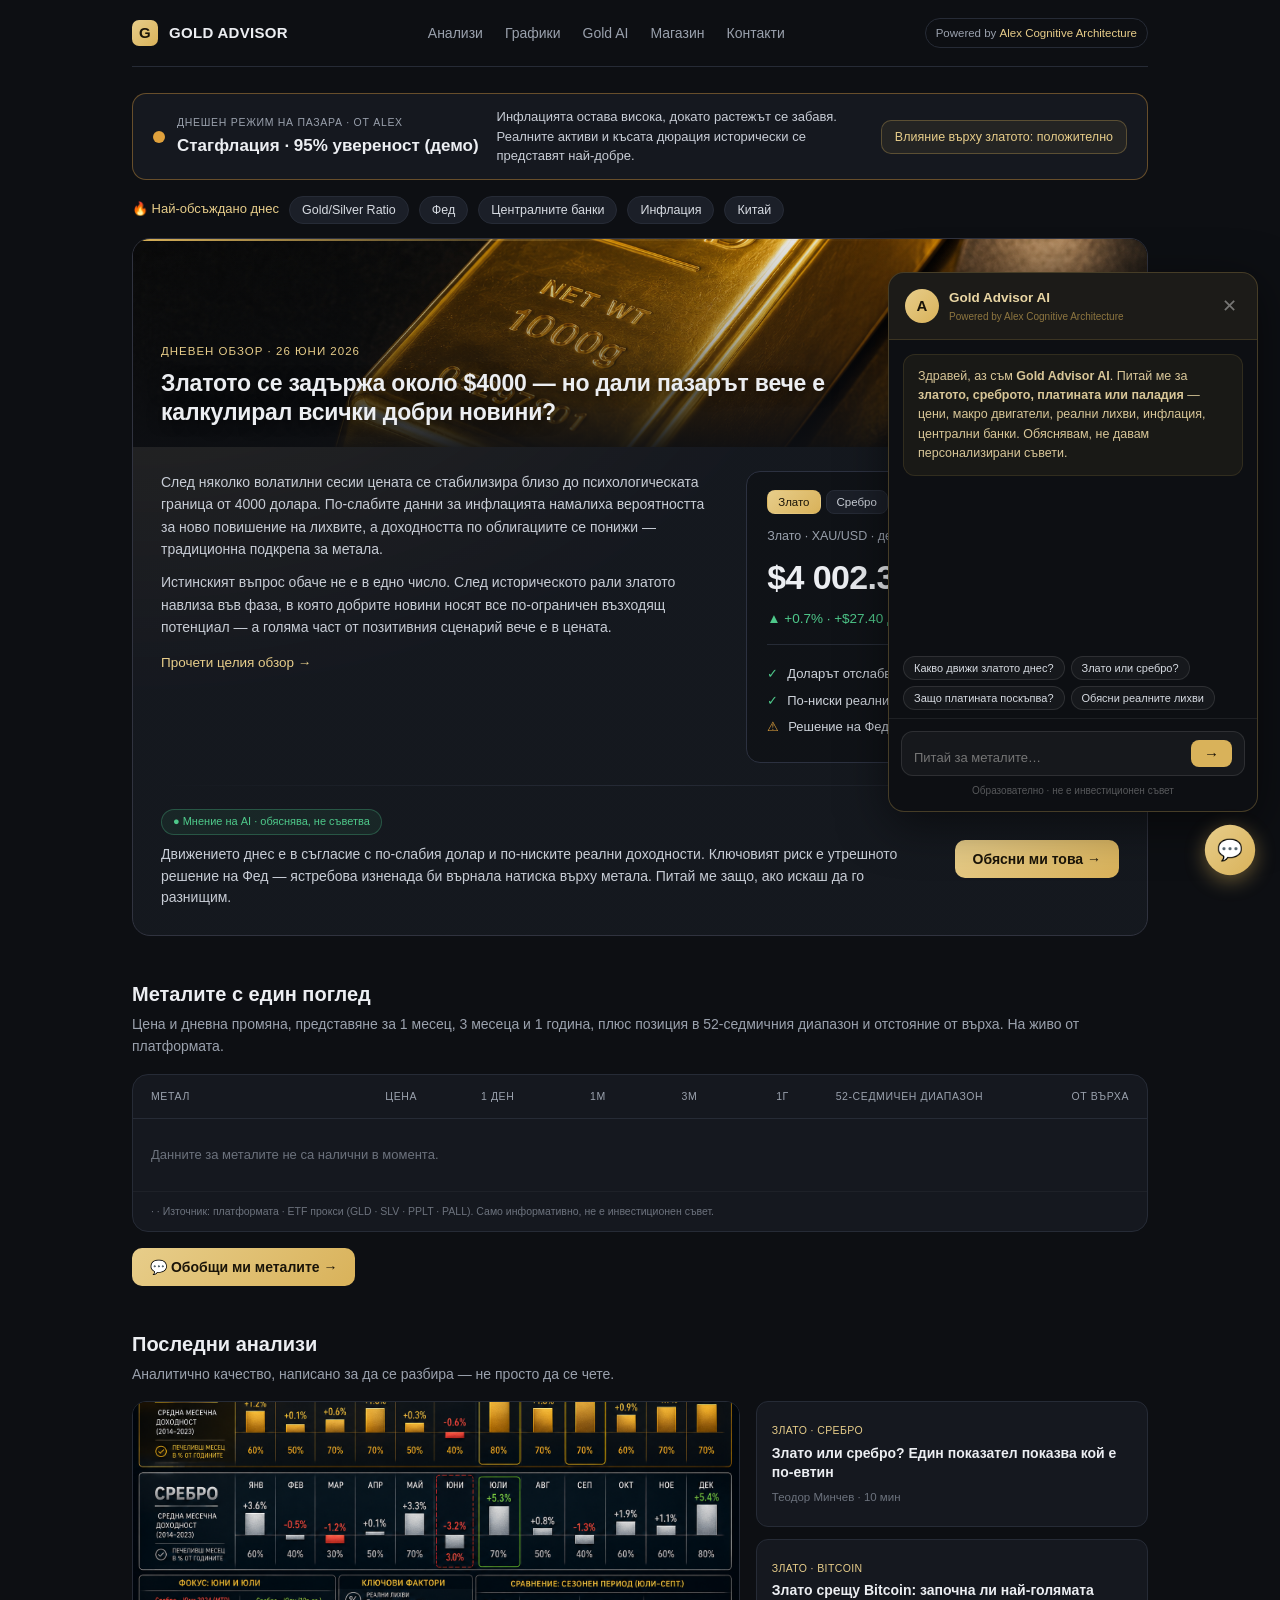
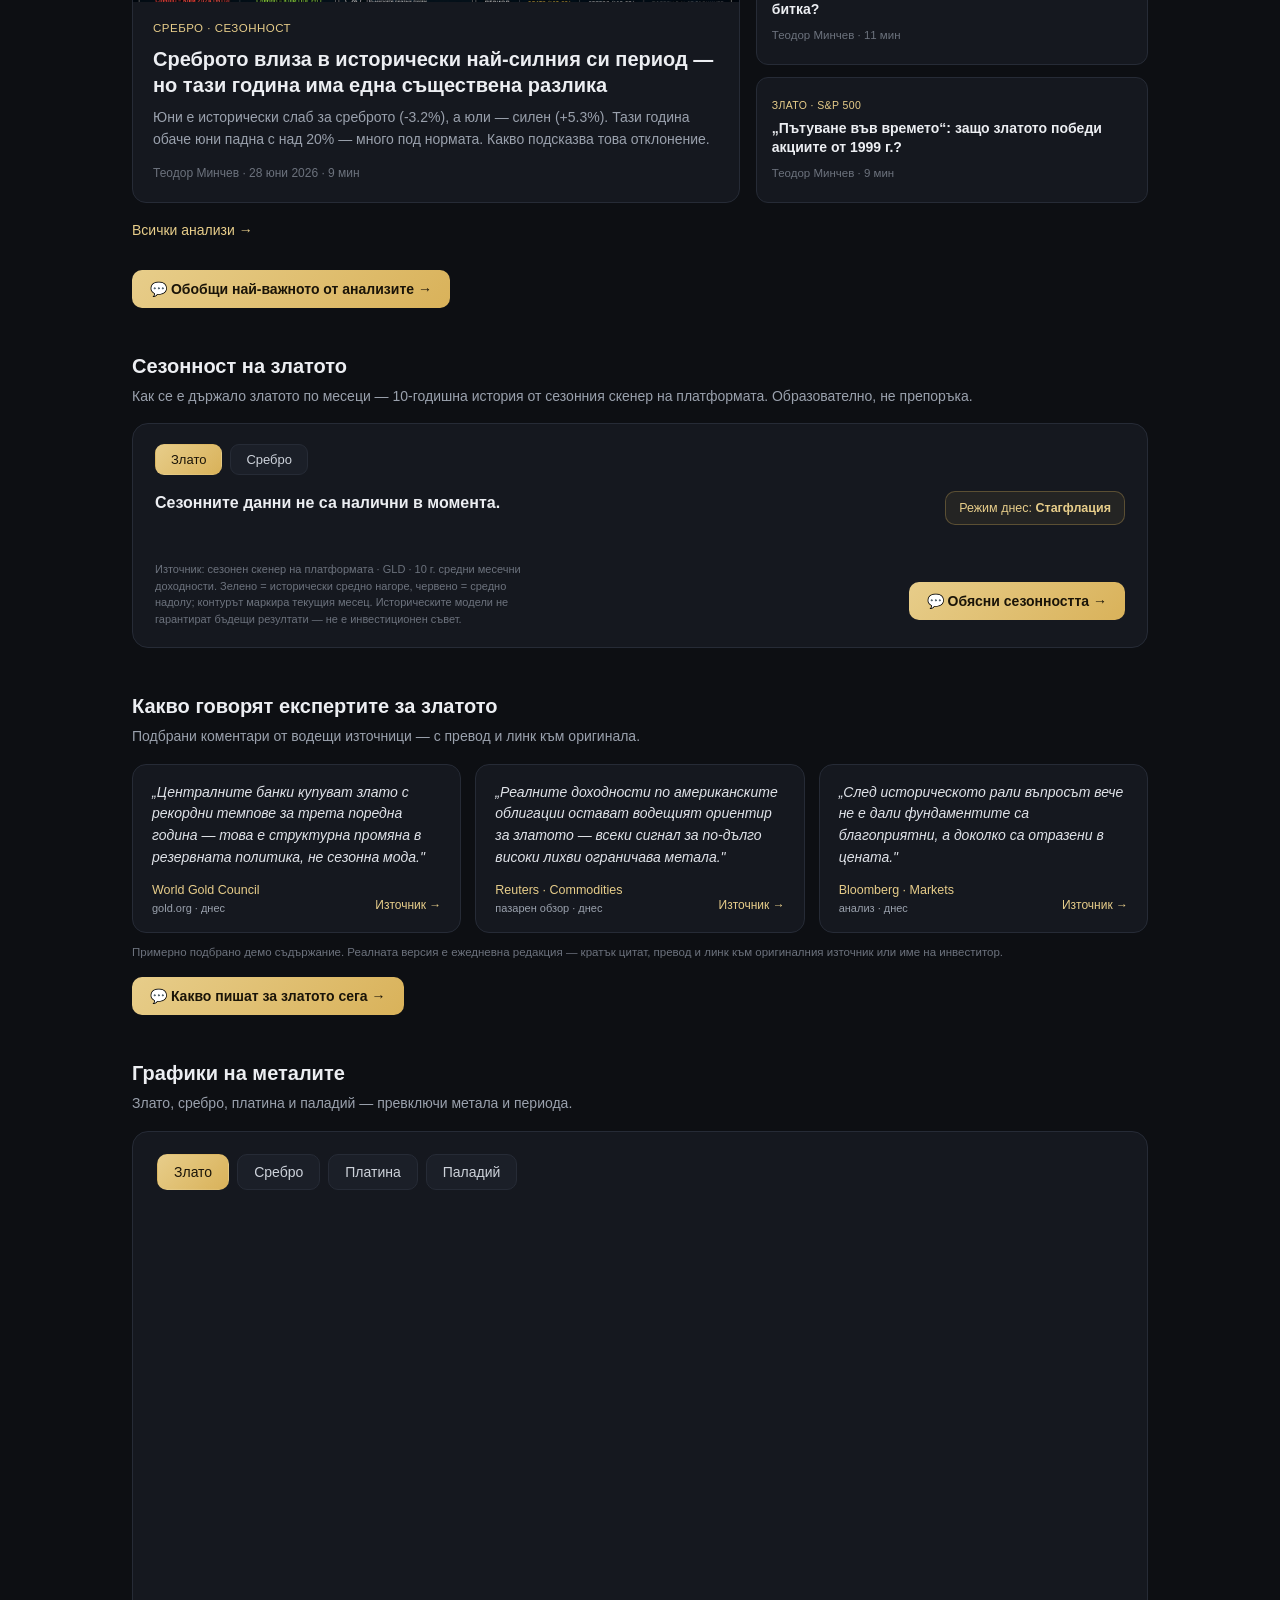
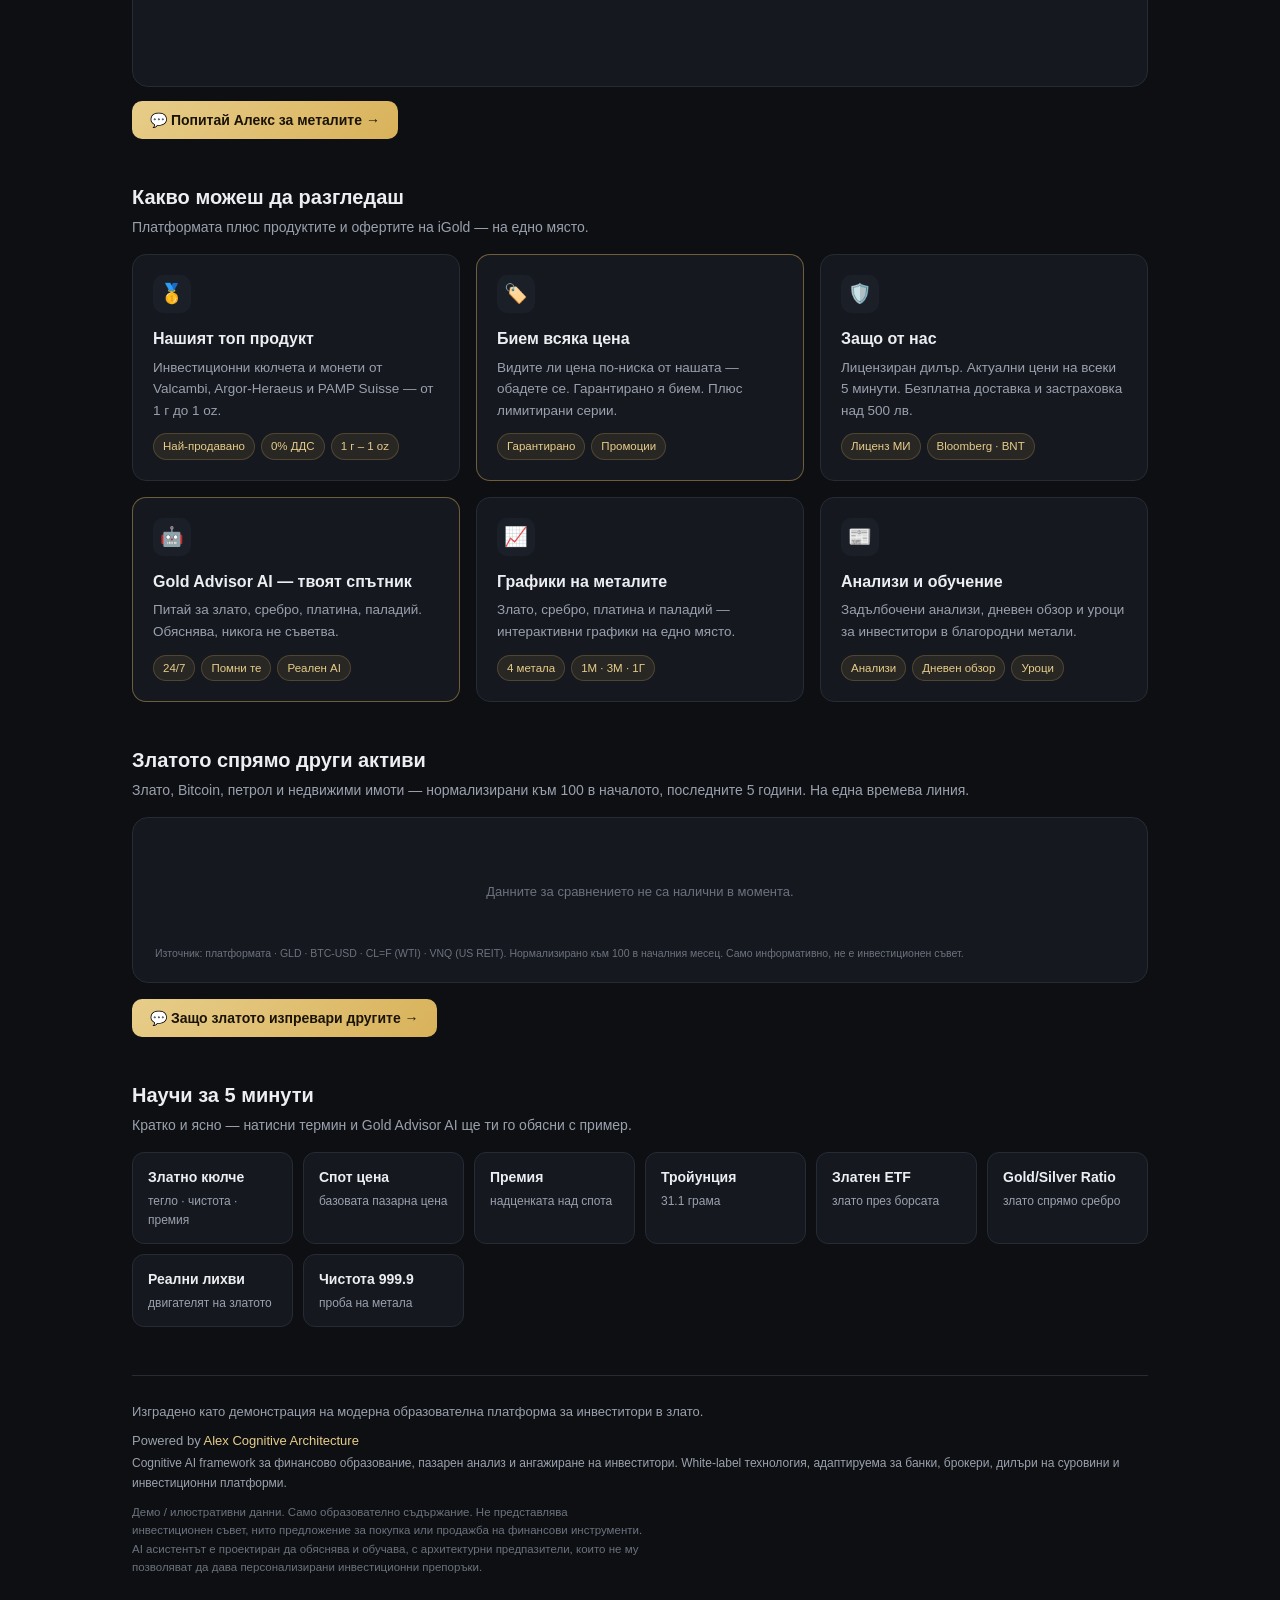
<file: index.html>
<!DOCTYPE html>
<html lang="bg">
<head>
<meta charset="UTF-8">
<meta name="viewport" content="width=device-width, initial-scale=1.0">
<title>Gold Advisor — твоят интелигентен спътник за златото</title>
<style>
  :root{
    --bg:#0d0f13; --panel:#15181f; --panel2:#1b1f28; --line:#262b36;
    --text:#eceef2; --muted:#9aa1ad; --gold:#d9b25a; --gold2:#e7cd8a;
    --up:#4ec88a; --warn:#e0a13c; --info:#5aa0e6;
  }
  *{box-sizing:border-box;margin:0;padding:0}
  body{background:var(--bg);color:var(--text);font:15px/1.6 -apple-system,Segoe UI,Roboto,Helvetica,Arial,sans-serif;-webkit-font-smoothing:antialiased}
  a{color:inherit;text-decoration:none}
  .wrap{max-width:1060px;margin:0 auto;padding:0 22px}
  .top{display:flex;align-items:center;justify-content:space-between;padding:18px 0;border-bottom:1px solid var(--line)}
  .brand{display:flex;align-items:center;gap:11px;font-weight:600;letter-spacing:.3px}
  .brand .dot{width:26px;height:26px;border-radius:7px;background:linear-gradient(135deg,var(--gold2),var(--gold));display:flex;align-items:center;justify-content:center;color:#1a1408;font-weight:700;font-size:15px}
  .nav{display:flex;gap:22px;font-size:14px;color:var(--muted)}
  .nav a:hover{color:var(--text)}
  .powered{font-size:11.5px;color:var(--muted);border:1px solid var(--line);padding:5px 10px;border-radius:20px}
  .powered b{color:var(--gold2);font-weight:500}
  .hero{display:grid;grid-template-columns:1.25fr 1fr;gap:20px;padding:30px 0 8px}
  @media(max-width:760px){.hero{grid-template-columns:1fr}.nav{display:none}}
  .greet{font-size:13px;color:var(--gold2);letter-spacing:1.5px;text-transform:uppercase;margin-bottom:6px}
  h1{font-size:30px;font-weight:600;line-height:1.25;letter-spacing:-.4px}
  .lead{color:var(--muted);margin-top:12px;max-width:46ch}
  .aiview{background:var(--panel);border:1px solid var(--line);border-radius:14px;padding:18px 20px;margin-top:20px}
  .aiview .k{font-size:12px;color:var(--gold2);letter-spacing:.6px;text-transform:uppercase;margin-bottom:8px}
  .btn{display:inline-flex;align-items:center;gap:8px;background:linear-gradient(135deg,var(--gold2),var(--gold));color:#1a1408;font-weight:600;border:none;border-radius:10px;padding:11px 18px;margin-top:14px;cursor:pointer;font-size:14px}
  .btn:hover{filter:brightness(1.06)}
  .pricecard{background:var(--panel);border:1px solid var(--line);border-radius:14px;padding:20px}
  .pricecard .sym{font-size:13px;color:var(--muted)}
  .pricecard .px{font-size:34px;font-weight:600;margin:2px 0}
  .pricecard .chg{color:var(--up);font-size:14px;font-weight:500}
  .drivers{margin-top:16px;border-top:1px solid var(--line);padding-top:14px}
  .drivers .k{font-size:12px;color:var(--muted);text-transform:uppercase;letter-spacing:.6px;margin-bottom:10px}
  .drv{display:flex;align-items:center;gap:9px;font-size:14px;margin:7px 0;color:#d7dbe2}
  .drv .i{width:18px;text-align:center}
  /* daily brief — consolidated luxury card */
  .brief{position:relative;margin-top:14px;border:1px solid #30333f;border-radius:18px;padding:26px 28px;overflow:hidden;
    background:radial-gradient(135% 130% at 0% 0%, rgba(217,178,90,.11), rgba(21,24,31,.6) 50%), var(--panel)}
  .brief::before{content:"";position:absolute;top:0;left:0;right:0;height:2px;z-index:3;background:linear-gradient(90deg,var(--gold) 0%,rgba(217,178,90,.15) 45%,transparent 80%)}
  .bhero{position:relative;margin:-26px -28px 24px;min-height:208px;overflow:hidden;display:flex;align-items:flex-end;
    background:#0b0c0f url('assets/img/brief-gold.png') center/cover no-repeat}
  .bhero::before{content:"";position:absolute;inset:0;background:linear-gradient(180deg,rgba(13,15,19,.10) 0%,rgba(13,15,19,.34) 48%,rgba(13,15,19,.93) 100%)}
  .bhero-cap{position:relative;padding:22px 28px 20px;max-width:80%}
  .bhero-cap .bkick{margin-bottom:9px}
  .bhero-cap h3{font-size:23px;font-weight:600;line-height:1.26;letter-spacing:-.2px;text-shadow:0 2px 14px rgba(0,0,0,.65)}
  @media(max-width:560px){.bhero{min-height:170px;margin:-26px -28px 22px}.bhero-cap{max-width:100%;padding:18px 22px 16px}.bhero-cap h3{font-size:19px}}
  .bgrid{display:grid;grid-template-columns:1.5fr 1fr;gap:26px;align-items:stretch}
  @media(max-width:760px){.bgrid{grid-template-columns:1fr}}
  .bkick{font-size:11.5px;color:var(--gold2);letter-spacing:1px;text-transform:uppercase;margin-bottom:11px}
  .breview h3{font-size:21px;font-weight:600;line-height:1.34;margin-bottom:13px;letter-spacing:-.2px}
  .breview p{font-size:14px;color:#c7ccd5;margin-bottom:11px}
  .breview .rm{font-size:13.5px;color:var(--gold2)}
  .bprice{background:rgba(0,0,0,.25);border:1px solid #2c3140;border-radius:14px;padding:18px 20px;display:flex;flex-direction:column;justify-content:center}
  .bprice .sym{font-size:12.5px;color:var(--muted)}
  .bprice .px{font-size:34px;font-weight:600;margin:4px 0;letter-spacing:-.6px}
  .bprice .chg{color:var(--up);font-size:13.5px;font-weight:500}
  .bprice .dvs{border-top:1px solid var(--line);margin-top:14px;padding-top:13px}
  .bprice .drv{font-size:13px;margin:6px 0;color:#cdd2da}
  .bp-tabs{display:flex;gap:5px;flex-wrap:wrap;margin-bottom:12px}
  .bp-tabs button{font-size:11.5px;color:#cdd2da;background:var(--panel2);border:1px solid var(--line);padding:5px 10px;border-radius:8px;cursor:pointer}
  .bp-tabs button.on{color:#1a1408;background:linear-gradient(135deg,var(--gold2),var(--gold));border-color:transparent}
  .bdiv{height:1px;background:linear-gradient(90deg,transparent,var(--line),transparent);margin:22px 0}
  .bai{display:flex;align-items:center;gap:20px;flex-wrap:wrap}
  .bai .txt{flex:1;min-width:250px}
  .bai .abadge{font-size:11px;color:var(--up);border:1px solid rgba(78,200,138,.3);background:rgba(78,200,138,.08);padding:3px 11px;border-radius:13px;display:inline-block;margin-bottom:9px}
  .bai p{font-size:14px;color:#c7ccd5;line-height:1.55}
  .bai .btn{margin-top:0;white-space:nowrap}
  /* today's market regime */
  .regime{display:flex;align-items:center;gap:18px;flex-wrap:wrap;background:var(--panel);border:1px solid var(--line);border-radius:14px;padding:13px 20px;margin-top:26px}
  .rg-left{display:flex;align-items:center;gap:12px}
  .rg-dot{width:12px;height:12px;border-radius:50%;background:#9aa1ad;flex-shrink:0}
  .rg-kick{font-size:10.5px;color:var(--muted);text-transform:uppercase;letter-spacing:.7px}
  .rg-name{font-size:17px;font-weight:600;margin-top:1px}
  .rg-desc{flex:1;min-width:240px;font-size:13px;color:#c7ccd5;line-height:1.5}
  .rg-gold{font-size:12.5px;color:var(--gold2);border:1px solid rgba(217,178,90,.3);background:rgba(217,178,90,.08);padding:6px 13px;border-radius:10px;white-space:nowrap}
  /* gold seasonality card */
  .season{background:var(--panel);border:1px solid var(--line);border-radius:16px;padding:20px 22px;margin-top:6px}
  .season-head{display:flex;align-items:flex-start;justify-content:space-between;gap:16px;flex-wrap:wrap;margin-bottom:18px}
  .season-now{font-size:16px;font-weight:600;line-height:1.45}
  .season-now b{color:var(--gold2)}
  .season-sub{font-size:13px;color:var(--muted);margin-top:5px;max-width:62ch;line-height:1.55}
  .season-regime{font-size:12.5px;color:var(--gold2);border:1px solid rgba(217,178,90,.3);background:rgba(217,178,90,.08);padding:6px 13px;border-radius:10px;white-space:nowrap}
  .season-regime b{font-weight:600}
  .season-bars{display:grid;grid-template-columns:repeat(12,1fr);gap:6px;align-items:end}
  .season-bar{display:flex;flex-direction:column;align-items:center}
  .season-bar .cell{display:flex;flex-direction:column;width:100%;height:104px}
  .season-bar .pos{flex:1;display:flex;align-items:flex-end;justify-content:center}
  .season-bar .neg{flex:1;display:flex;align-items:flex-start;justify-content:center;position:relative}
  .season-bar .neg::before{content:'';position:absolute;top:0;left:-3px;right:-3px;height:1px;background:var(--line)}
  .season-bar .col{width:100%;max-width:24px;min-height:2px}
  .season-bar .col.up{background:linear-gradient(180deg,#5fd49a,#3a9e6c);border-radius:5px 5px 0 0}
  .season-bar .col.down{background:linear-gradient(180deg,#e0746f,#bf4540);border-radius:0 0 5px 5px}
  .season-bar .mlab{font-size:10.5px;color:var(--muted);margin-top:7px}
  .season-bar .mval{font-size:9.5px;color:#7a808c;margin-top:1px;font-variant-numeric:tabular-nums}
  .season-bar.cur .mlab{color:var(--gold2);font-weight:700}
  .season-bar.cur .col{outline:2px solid var(--gold2);outline-offset:1px}
  .season-foot{display:flex;align-items:center;justify-content:space-between;gap:14px;flex-wrap:wrap;margin-top:18px}
  .season-note{font-size:11px;color:#6c727d;max-width:64ch;line-height:1.5}
  @media(max-width:560px){.season-bar .mval{display:none}.season-bar .cell{height:84px}}
  .season-tabs{display:flex;gap:8px;margin-bottom:16px}
  .season-tabs button{font-size:13px;color:#cdd2da;background:var(--panel2);border:1px solid var(--line);padding:7px 15px;border-radius:9px;cursor:pointer;font-weight:500;transition:all .15s}
  .season-tabs button:hover{border-color:#3a4150}
  .season-tabs button.on{color:#1a1408;background:linear-gradient(135deg,var(--gold2),var(--gold));border-color:transparent}
  /* this-year-vs-seasonal-norm panel */
  .snorm{margin-top:18px;background:var(--panel2);border:1px solid var(--line);border-radius:12px;padding:14px 16px}
  .snorm-h{font-size:11px;color:var(--gold2);letter-spacing:.4px;margin-bottom:12px}
  .snorm-stats{display:grid;grid-template-columns:repeat(3,1fr);gap:10px;margin-bottom:15px}
  .snorm-stats span{display:block;font-size:11px;color:var(--muted);margin-bottom:3px}
  .snorm-stats b{font-size:17px;font-weight:600;font-variant-numeric:tabular-nums}
  .snorm-track{position:relative;height:8px;border-radius:4px;background:linear-gradient(90deg,rgba(226,75,74,.30),rgba(255,255,255,.05),rgba(78,200,138,.30))}
  .snorm-zero{position:absolute;left:50%;top:-2px;width:1px;height:12px;background:rgba(255,255,255,.28);transform:translateX(-50%)}
  .snorm-tick{position:absolute;top:-3px;width:2px;height:14px;background:var(--muted);transform:translateX(-50%);border-radius:1px}
  .snorm-dot{position:absolute;top:50%;width:12px;height:12px;border-radius:50%;transform:translate(-50%,-50%);border:2px solid var(--panel2)}
  .snorm-dot.mt-up{background:#4ec88a}.snorm-dot.mt-down{background:#e24b4a}.snorm-dot.mt-mut{background:#9aa1ad}
  .snorm-ends{display:flex;justify-content:space-between;font-size:9.5px;color:#6c727d;margin-top:6px}
  .snorm-note{font-size:11.5px;color:#c7ccd5;line-height:1.5;margin-top:12px}
  .snorm-note b{color:var(--gold2)}
  @media(max-width:560px){.snorm-stats b{font-size:15px}}
  /* metals at-a-glance table */
  .mtable{background:var(--panel);border:1px solid var(--line);border-radius:16px;margin-top:6px;overflow-x:auto}
  .mt-head,.mt-row{display:grid;grid-template-columns:1.25fr .95fr .75fr .7fr .7fr .7fr 1.9fr .85fr;align-items:center;gap:10px;padding:13px 18px;min-width:780px}
  .mt-price{color:var(--text)}
  .mt-head{font-size:10.5px;color:var(--muted);text-transform:uppercase;letter-spacing:.6px;border-bottom:1px solid var(--line)}
  .mt-head>div{text-align:right}.mt-head .mt-h-name{text-align:left}.mt-head .mt-h-range{text-align:center}
  .mt-row{border-bottom:1px solid rgba(255,255,255,.04);cursor:pointer}
  .mt-row:last-child{border-bottom:none}
  .mt-row:hover{background:rgba(255,255,255,.035)}
  .mt-hint{font-size:10px;color:var(--gold2);opacity:.8}
  .mt-name{display:flex;flex-direction:column;line-height:1.3}
  .mt-name b{font-size:14.5px;font-weight:600}
  .mt-name span{font-size:11px;color:var(--muted)}
  .mt-val{text-align:right;font-size:14px;font-weight:600;font-variant-numeric:tabular-nums}
  .mt-up{color:#4ec88a}.mt-down{color:#e24b4a}.mt-mut{color:#6c727d}
  .mt-range-cell{padding:0 6px}
  .mt-track{position:relative;height:7px;border-radius:4px;background:linear-gradient(90deg,rgba(226,75,74,.30),rgba(224,161,60,.25),rgba(78,200,138,.30))}
  .mt-dot{position:absolute;top:50%;width:11px;height:11px;border-radius:50%;background:var(--gold2);border:2px solid var(--panel);transform:translate(-50%,-50%);box-shadow:0 0 0 1px var(--gold)}
  .mt-ends{display:flex;justify-content:space-between;font-size:9.5px;color:#6c727d;margin-top:5px}
  .mt-fromhi{text-align:right;font-size:13.5px;font-weight:600;font-variant-numeric:tabular-nums}
  .mt-foot{font-size:10.5px;color:#6c727d;padding:11px 18px;border-top:1px solid rgba(255,255,255,.04)}
  .mt-loading{padding:26px 18px;color:#6c727d;font-size:13px}
  @media(max-width:560px){.mt-name span{display:none}}
  /* metal detail modal */
  .mm-overlay{position:fixed;inset:0;z-index:100000;background:rgba(5,7,10,.74);backdrop-filter:blur(3px);display:flex;align-items:center;justify-content:center;padding:20px}
  .mm-card{background:var(--panel);border:1px solid var(--line);border-radius:18px;max-width:540px;width:100%;max-height:88vh;overflow-y:auto;padding:24px 26px;position:relative;box-shadow:0 24px 70px rgba(0,0,0,.6)}
  .mm-close{position:absolute;top:14px;right:16px;background:none;border:none;color:var(--muted);font-size:21px;cursor:pointer;padding:4px;line-height:1}
  .mm-close:hover{color:var(--text)}
  .mm-head{display:flex;align-items:center;gap:14px;margin-bottom:20px}
  .mm-ic{width:48px;height:48px;border-radius:12px;background:var(--panel2);display:flex;align-items:center;justify-content:center;font-size:25px;flex-shrink:0}
  .mm-title{font-size:22px;font-weight:600}
  .mm-sym{font-size:13px;color:var(--muted)}
  .mm-stats{display:grid;grid-template-columns:repeat(3,1fr);gap:10px}
  .mm-stat{background:var(--panel2);border:1px solid var(--line);border-radius:11px;padding:12px 14px}
  .mm-stat span{font-size:11px;color:var(--muted);display:block;margin-bottom:5px}
  .mm-stat b{font-size:18px;font-weight:600;font-variant-numeric:tabular-nums}
  .mm-wide{grid-column:1/-1}
  .mm-section{margin-top:22px}
  .mm-sec-h{font-size:12px;color:var(--gold2);letter-spacing:.4px;margin-bottom:13px}
  .mm-bars{display:grid;grid-template-columns:repeat(12,1fr);gap:5px;align-items:end}
  .mm-empty{grid-column:1/-1;color:#6c727d;font-size:13px;padding:6px 0}
  .mm-cta{margin-top:22px}
  .mm-disc{font-size:10.5px;color:#6c727d;margin-top:14px}
  @media(max-width:560px){.mm-stats{grid-template-columns:repeat(2,1fr)}.mm-card{padding:20px 18px}}
  .mm-ratio{margin-bottom:15px}
  .mm-ratio:last-child{margin-bottom:0}
  .mm-ratio-top{display:flex;justify-content:space-between;align-items:baseline}
  .mm-ratio-name{font-size:13.5px;color:#dfe2e8}
  .mm-ratio-top b{font-size:17px;font-weight:600;font-variant-numeric:tabular-nums}
  .mm-mean{position:absolute;top:-3px;width:2px;height:13px;background:var(--muted);transform:translateX(-50%);border-radius:1px}
  .mm-ratio-foot{display:flex;justify-content:space-between;font-size:10.5px;color:#6c727d;margin-top:7px}
  .mm-ratio-foot b{color:#9aa1ad;font-weight:600}
  .mm-ratio-verdict{color:var(--gold2)}
  /* gold vs assets chart */
  .vsa{background:var(--panel);border:1px solid var(--line);border-radius:16px;padding:20px 22px;margin-top:6px}
  .vsa-legend{display:flex;flex-wrap:wrap;gap:8px 18px;margin-bottom:14px}
  .vsa-li{display:flex;align-items:center;gap:7px;font-size:13px;color:#cdd2da}
  .vsa-dot{width:11px;height:11px;border-radius:50%;flex-shrink:0}
  .vsa-li b{font-variant-numeric:tabular-nums}
  .vsa-chart{width:100%}
  .vsa-chart text{fill:#7a808c;font-size:11px}
  .vsa-grid{stroke:rgba(255,255,255,.06)}
  .vsa-base{stroke:rgba(255,255,255,.22);stroke-dasharray:4 4}
  .vsa-line{fill:none;stroke-width:2;vector-effect:non-scaling-stroke}
  .vsa-foot{font-size:10.5px;color:#6c727d;margin-top:12px}
  .vsa-loading{padding:30px 0;color:#6c727d;font-size:13px;text-align:center}
  /* trending strip */
  .trending{display:flex;align-items:center;gap:10px;flex-wrap:wrap;margin-top:16px}
  .trending .tr-label{font-size:13px;color:var(--gold2);font-weight:500;white-space:nowrap}
  .trending button{font-size:12.5px;color:#d7dbe2;background:var(--panel2);border:1px solid var(--line);padding:6px 12px;border-radius:16px;cursor:pointer}
  .trending button:hover{border-color:var(--gold);color:var(--gold2)}
  /* mini glossary */
  .glossary{display:grid;grid-template-columns:repeat(auto-fit,minmax(155px,1fr));gap:10px}
  .gterm{background:var(--panel);border:1px solid var(--line);border-radius:12px;padding:13px 15px;cursor:pointer;transition:border-color .15s}
  .gterm:hover{border-color:var(--gold)}
  .gterm .t{font-size:14px;font-weight:600}
  .gterm .d{font-size:12px;color:var(--muted);margin-top:3px}
  /* big interactive metals chart */
  .bigchart{background:var(--panel);border:1px solid var(--line);border-radius:16px;padding:22px 24px;margin-top:6px}
  .bc-head{display:flex;align-items:flex-start;justify-content:space-between;gap:16px;flex-wrap:wrap}
  .bc-metals{display:flex;gap:8px;flex-wrap:wrap}
  .bc-metals button{font-size:14px;color:#cdd2da;background:var(--panel2);border:1px solid var(--line);padding:9px 16px;border-radius:10px;cursor:pointer;font-weight:500;transition:all .15s}
  .bc-metals button:hover{border-color:#3a4150}
  .bc-metals button.on{color:#1a1408;background:linear-gradient(135deg,var(--gold2),var(--gold));border-color:transparent}
  .bc-price{text-align:right}
  .bc-name{font-size:12.5px;color:var(--muted)}
  .bc-px{font-size:30px;font-weight:600;letter-spacing:-.5px;line-height:1.12}
  .bc-chg{font-size:14px;font-weight:500}
  .bc-ranges{display:flex;gap:6px;margin:14px 0 2px}
  .bc-ranges button{font-size:12.5px;color:var(--muted);background:transparent;border:1px solid var(--line);padding:5px 12px;border-radius:8px;cursor:pointer}
  .bc-ranges button.on{color:var(--gold2);border-color:var(--gold)}
  .bc-canvas{position:relative;height:340px;margin-top:8px}
  @media(max-width:560px){.bc-canvas{height:260px}.bc-px{font-size:24px}}
  /* expert commentary */
  .experts{display:grid;grid-template-columns:repeat(3,1fr);gap:14px}
  @media(max-width:760px){.experts{grid-template-columns:1fr}}
  .exq{background:var(--panel);border:1px solid var(--line);border-radius:14px;padding:17px 19px;display:flex;flex-direction:column;transition:border-color .15s}
  .exq:hover{border-color:#3a4150}
  .exq .q{font-size:14px;color:#dfe2e8;line-height:1.55;font-style:italic;flex:1}
  .exq .src{margin-top:14px;display:flex;align-items:flex-end;justify-content:space-between;gap:8px}
  .exq .who{font-size:12.5px;color:var(--gold2);font-weight:500;line-height:1.3}
  .exq .who span{display:block;color:var(--muted);font-weight:400;font-size:11px;margin-top:2px}
  .exq .lnk{font-size:12px;color:var(--gold2);white-space:nowrap}
  .sechead{margin:42px 0 16px}
  .sechead h2{font-size:20px;font-weight:600}
  .sechead p{color:var(--muted);font-size:14px;margin-top:3px}
  .cards{display:grid;grid-template-columns:repeat(3,1fr);gap:16px}
  @media(max-width:760px){.cards{grid-template-columns:1fr}}
  .card{background:var(--panel);border:1px solid var(--line);border-radius:14px;padding:20px;transition:border-color .15s}
  .card:hover{border-color:#3a4150}
  .card .ic{width:38px;height:38px;border-radius:10px;background:var(--panel2);display:flex;align-items:center;justify-content:center;font-size:19px;margin-bottom:13px}
  .card h3{font-size:16px;font-weight:600;margin-bottom:5px}
  .card p{font-size:13.5px;color:var(--muted)}
  .card .tags{margin-top:12px;display:flex;flex-wrap:wrap;gap:6px}
  .tag{font-size:11.5px;color:var(--gold2);background:rgba(217,178,90,.1);border:1px solid rgba(217,178,90,.22);padding:3px 9px;border-radius:14px}
  .latest{display:grid;grid-template-columns:1.55fr 1fr;gap:16px;align-items:stretch}
  @media(max-width:760px){.latest{grid-template-columns:1fr}}
  .feat{background:var(--panel);border:1px solid var(--line);border-radius:14px;overflow:hidden;display:flex;flex-direction:column;transition:border-color .15s}
  .feat:hover{border-color:#3a4150}
  .feat .fcover{height:200px;background:linear-gradient(135deg,#1d2230,#13161d);display:flex;align-items:center;justify-content:center;font-size:46px}
  .feat .fbody{padding:17px 20px 19px}
  .feat .kk{font-size:11.5px;color:var(--gold2);letter-spacing:.5px;text-transform:uppercase;margin-bottom:8px}
  .feat h3{font-size:20px;font-weight:600;line-height:1.3;margin-bottom:8px}
  .feat p{font-size:14px;color:var(--muted)}
  .feat .mm{font-size:12px;color:#6c727d;margin-top:13px}
  .more{display:flex;flex-direction:column;gap:12px}
  .mini{background:var(--panel);border:1px solid var(--line);border-radius:12px;padding:13px 15px;flex:1;display:flex;flex-direction:column;justify-content:center}
  .mini .kk{font-size:10.5px;color:var(--gold2);text-transform:uppercase;letter-spacing:.4px;margin-bottom:5px}
  .mini h4{font-size:14px;font-weight:600;line-height:1.35}
  .mini .mm{font-size:11.5px;color:#6c727d;margin-top:7px}
  .mini.soon{opacity:.6}
  a.mini{transition:border-color .15s}
  a.mini:hover{border-color:#3a4150}
  .alllink{display:inline-block;margin-top:16px;font-size:14px;color:var(--gold2)}
  .chat{background:var(--panel);border:1px solid var(--line);border-radius:16px;overflow:hidden;margin-top:6px}
  .chat .head{display:flex;align-items:center;justify-content:space-between;padding:15px 20px;border-bottom:1px solid var(--line);background:var(--panel2)}
  .chat .head .who{display:flex;align-items:center;gap:10px;font-weight:600}
  .chat .head .badge{font-size:11.5px;color:var(--up);border:1px solid rgba(78,200,138,.3);background:rgba(78,200,138,.08);padding:4px 10px;border-radius:14px}
  .stream{padding:18px 20px;max-height:430px;overflow-y:auto;display:flex;flex-direction:column;gap:14px}
  .msg{max-width:82%;padding:11px 15px;border-radius:13px;font-size:14px;line-height:1.55}
  .msg.u{align-self:flex-end;background:var(--panel2);border:1px solid var(--line)}
  .msg.a{align-self:flex-start;border:1px solid #2a3340;background:#171b24}
  .msg.a .lbl{font-size:11px;color:var(--gold2);text-transform:uppercase;letter-spacing:.5px;margin-bottom:5px}
  .memory{align-self:center;font-size:12.5px;color:var(--muted);background:rgba(217,178,90,.07);border:1px dashed rgba(217,178,90,.3);padding:8px 14px;border-radius:10px;text-align:center;max-width:92%}
  .chips{display:flex;flex-wrap:wrap;gap:8px;padding:14px 20px;border-top:1px solid var(--line)}
  .chip{font-size:13px;color:#d7dbe2;background:var(--panel2);border:1px solid var(--line);padding:8px 13px;border-radius:18px;cursor:pointer}
  .chip:hover{border-color:var(--gold);color:var(--gold2)}
  .compliance{font-size:12.5px;color:var(--muted);padding:0 20px 16px;display:flex;align-items:center;gap:8px}
  .compliance b{color:var(--up);font-weight:500}
  .chartwrap{background:var(--panel);border:1px solid var(--line);border-radius:14px;padding:20px}
  .chartwrap .row{display:flex;align-items:center;justify-content:space-between;margin-bottom:6px;flex-wrap:wrap;gap:8px}
  .chartwrap .tabs{display:flex;gap:7px;flex-wrap:wrap}
  .chartwrap .tabs span{font-size:12.5px;color:var(--muted);border:1px solid var(--line);padding:5px 11px;border-radius:8px}
  .chartwrap .tabs span.on{color:var(--gold2);border-color:var(--gold)}
  .cbox{position:relative;height:230px;margin-top:8px}
  footer{margin-top:48px;border-top:1px solid var(--line);padding:26px 0 50px;color:var(--muted);font-size:13px}
  footer .pw{color:var(--gold2)}
  .disc{font-size:11.5px;color:#6c727d;margin-top:10px;max-width:80ch}
</style>
</head>
<body>
<div class="wrap">

  <div class="top">
    <div class="brand"><span class="dot">G</span> GOLD ADVISOR</div>
    <div class="nav"><a href="blog.html">Анализи</a><a href="#charts">Графики</a><a href="#" onclick="window.alexToggle&&window.alexToggle();return false">Gold AI</a><a href="https://igold.bg/" target="_blank" rel="noopener">Магазин</a><a href="#macro">Контакти</a></div>
    <div class="powered">Powered by <b>Alex Cognitive Architecture</b></div>
  </div>

  <div class="regime" id="regime">
    <div class="rg-left">
      <span class="rg-dot"></span>
      <div>
        <div class="rg-kick">Днешен режим на пазара · от Alex</div>
        <div class="rg-name" id="rg-name">Зарежда режима…</div>
      </div>
    </div>
    <div class="rg-desc" id="rg-desc"></div>
    <div class="rg-gold" id="rg-gold"></div>
  </div>

  <div class="trending">
    <span class="tr-label">🔥 Най-обсъждано днес</span>
    <button onclick="window.alexAsk&&window.alexAsk('Какво е Gold/Silver Ratio и какво показва съотношението в момента?')">Gold/Silver Ratio</button>
    <button onclick="window.alexAsk&&window.alexAsk('Какво прави Федералният резерв сега и как решенията му влияят на златото?')">Фед</button>
    <button onclick="window.alexAsk&&window.alexAsk('Защо централните банки купуват рекордни количества злато?')">Централните банки</button>
    <button onclick="window.alexAsk&&window.alexAsk('Как инфлацията влияе на цената на златото и среброто?')">Инфлация</button>
    <button onclick="window.alexAsk&&window.alexAsk('Каква роля играе Китай на пазара на злато?')">Китай</button>
  </div>

  <div class="brief">
    <div class="bhero">
      <div class="bhero-cap">
        <div class="bkick">Дневен обзор · 26 юни 2026</div>
        <h3>Златото се задържа около $4000 — но дали пазарът вече е калкулирал всички добри новини?</h3>
      </div>
    </div>
    <div class="bgrid">
      <div class="breview">
        <p>След няколко волатилни сесии цената се стабилизира близо до психологическата граница от 4000 долара. По-слабите данни за инфлацията намалиха вероятността за ново повишение на лихвите, а доходността по облигациите се понижи — традиционна подкрепа за метала.</p>
        <p>Истинският въпрос обаче не е в едно число. След историческото рали златото навлиза във фаза, в която добрите новини носят все по-ограничен възходящ потенциал — а голяма част от позитивния сценарий вече е в цената.</p>
        <a class="rm" href="articles/zlato-4000-kalkulirano.html">Прочети целия обзор →</a>
      </div>
      <div class="bprice">
        <div class="bp-tabs">
          <button data-m="gold" class="on">Злато</button>
          <button data-m="silver">Сребро</button>
          <button data-m="platinum">Платина</button>
          <button data-m="palladium">Паладий</button>
        </div>
        <div class="sym" id="bp-sym">Злато · XAU/USD · демо</div>
        <div class="px" id="bp-px">$4 002.30</div>
        <div class="chg" id="bp-chg" style="color:var(--up)">▲ +0.7% · +$27.40 днес</div>
        <div class="dvs">
          <div class="drv"><span style="color:var(--up)">✓</span> Доларът отслабва (DXY −0.4%)</div>
          <div class="drv"><span style="color:var(--up)">✓</span> По-ниски реални доходности</div>
          <div class="drv"><span style="color:var(--warn)">⚠</span> Решение на Фед утре</div>
        </div>
      </div>
    </div>
    <div class="bdiv"></div>
    <div class="bai">
      <div class="txt">
        <span class="abadge">● Мнение на AI · обяснява, не съветва</span>
        <p>Движението днес е в съгласие с по-слабия долар и по-ниските реални доходности. Ключовият риск е утрешното решение на Фед — ястребова изненада би върнала натиска върху метала. Питай ме защо, ако искаш да го разнищим.</p>
      </div>
      <button class="btn" onclick="window.alexAsk&&window.alexAsk('Обясни ми с прости думи защо златото се движи така днес — по-слаб долар, по-ниски реални доходности и решението на Фед утре. Какво да следя оттук нататък?')">Обясни ми това →</button>
    </div>
  </div>

  <div class="sechead" id="metals"><h2>Металите с един поглед</h2><p>Цена и дневна промяна, представяне за 1 месец, 3 месеца и 1 година, плюс позиция в 52-седмичния диапазон и отстояние от върха. На живо от платформата.</p></div>
  <div class="mtable">
    <div class="mt-head">
      <div class="mt-h-name">Метал</div>
      <div>Цена</div><div>1 ден</div>
      <div>1М</div><div>3М</div><div>1Г</div>
      <div class="mt-h-range">52-седмичен диапазон</div>
      <div>От върха</div>
    </div>
    <div id="mt-rows"><div class="mt-loading">Зарежда данните за металите…</div></div>
    <div class="mt-foot"><span id="mt-asof">·</span> · Източник: платформата · ETF прокси (GLD · SLV · PPLT · PALL). Само информативно, не е инвестиционен съвет.</div>
  </div>
  <button class="btn" onclick="window.alexAsk&&window.alexAsk('Погледни четирите благородни метала — злато, сребро, платина и паладий. Кой се представя най-добре и кой най-зле в момента и какво стои зад разликите? Обясни ми простичко.')" style="margin-top:16px">💬 Обобщи ми металите →</button>

  <div class="sechead" id="analysis"><h2>Последни анализи</h2><p>Аналитично качество, написано за да се разбира — не просто да се чете.</p></div>
  <div class="latest">
    <a class="feat" href="articles/srebro-sezonen-period.html">
      <div class="fcover" style="background:#0b0c0f url('assets/img/silver-seasonality.png') center / cover no-repeat"></div>
      <div class="fbody">
        <div class="kk">Сребро · Сезонност</div>
        <h3>Среброто влиза в исторически най-силния си период — но тази година има една съществена разлика</h3>
        <p>Юни е исторически слаб за среброто (-3.2%), а юли — силен (+5.3%). Тази година обаче юни падна с над 20% — много под нормата. Какво подсказва това отклонение.</p>
        <div class="mm">Теодор Минчев · 28 юни 2026 · 9 мин</div>
      </div>
    </a>
    <div class="more">
      <a class="mini" href="articles/zlato-srebro-ratio.html"><div class="kk">Злато · Сребро</div><h4>Злато или сребро? Един показател показва кой е по-евтин</h4><div class="mm">Теодор Минчев · 10 мин</div></a>
      <a class="mini" href="articles/zlato-vs-bitcoin.html"><div class="kk">Злато · Bitcoin</div><h4>Злато срещу Bitcoin: започна ли най-голямата битка?</h4><div class="mm">Теодор Минчев · 11 мин</div></a>
      <a class="mini" href="articles/zlato-1999-vs-sp500.html"><div class="kk">Злато · S&amp;P 500</div><h4>„Пътуване във времето“: защо златото победи акциите от 1999 г.?</h4><div class="mm">Теодор Минчев · 9 мин</div></a>
    </div>
  </div>
  <a class="alllink" href="blog.html">Всички анализи →</a>
  <div style="margin-top:14px"><button class="btn" onclick="window.alexAsk&&window.alexAsk('Обобщи ми накратко най-важните теми в анализа на златото точно сега — съотношението злато/сребро, ралито към $4000, златото срещу Bitcoin и историята с лихвите и войните. Кое е най-съществено за инвеститор днес?')">💬 Обобщи най-важното от анализите →</button></div>

  <div class="sechead" id="seasonality"><h2>Сезонност на златото</h2><p>Как се е държало златото по месеци — 10-годишна история от сезонния скенер на платформата. Образователно, не препоръка.</p></div>
  <div class="season">
    <div class="season-tabs">
      <button data-st="GLD" data-name="златото" class="on">Злато</button>
      <button data-st="SLV" data-name="среброто">Сребро</button>
    </div>
    <div class="season-head">
      <div>
        <div class="season-now" id="season-now">Зарежда сезонните данни…</div>
        <div class="season-sub" id="season-sub"></div>
      </div>
      <div class="season-regime" id="season-regime">Режим днес: <b>…</b></div>
    </div>
    <div class="season-bars" id="season-bars"></div>
    <div class="snorm" id="snorm" style="display:none"></div>
    <div class="season-foot">
      <span class="season-note">Източник: сезонен скенер на платформата · GLD · 10 г. средни месечни доходности. Зелено = исторически средно нагоре, червено = средно надолу; контурът маркира текущия месец. Историческите модели не гарантират бъдещи резултати — не е инвестиционен съвет.</span>
      <button class="btn" onclick="window.alexAsk&&window.alexAsk('Обясни ми сезонността на златото — защо някои месеци (юни, септември) исторически са по-слаби, а други (ноември–януари, юли) по-силни, и доколко изобщо да разчитам на сезонност при злато?')">💬 Обясни сезонността →</button>
    </div>
  </div>

  <div class="sechead"><h2>Какво говорят експертите за златото</h2><p>Подбрани коментари от водещи източници — с превод и линк към оригинала.</p></div>
  <div class="experts">
    <a class="exq" href="https://www.gold.org/goldhub/research" target="_blank" rel="noopener">
      <div class="q">„Централните банки купуват злато с рекордни темпове за трета поредна година — това е структурна промяна в резервната политика, не сезонна мода."</div>
      <div class="src"><div class="who">World Gold Council<span>gold.org · днес</span></div><div class="lnk">Източник →</div></div>
    </a>
    <a class="exq" href="https://www.reuters.com/markets/commodities/" target="_blank" rel="noopener">
      <div class="q">„Реалните доходности по американските облигации остават водещият ориентир за златото — всеки сигнал за по-дълго високи лихви ограничава метала."</div>
      <div class="src"><div class="who">Reuters · Commodities<span>пазарен обзор · днес</span></div><div class="lnk">Източник →</div></div>
    </a>
    <a class="exq" href="https://www.bloomberg.com/markets/commodities" target="_blank" rel="noopener">
      <div class="q">„След историческото рали въпросът вече не е дали фундаментите са благоприятни, а доколко са отразени в цената."</div>
      <div class="src"><div class="who">Bloomberg · Markets<span>анализ · днес</span></div><div class="lnk">Източник →</div></div>
    </a>
  </div>
  <div style="font-size:11.5px;color:#6c727d;margin:10px 0 0">Примерно подбрано демо съдържание. Реалната версия е ежедневна редакция — кратък цитат, превод и линк към оригиналния източник или име на инвеститор.</div>
  <button class="btn" onclick="window.alexAsk&&window.alexAsk('Какво казват анализаторите и медиите за златото в момента? Обобщи актуалните заглавия, които виждаш в новините, посочи какъв е консенсусът и къде се разминават мненията, и цитирай източниците с линковете им. Ако нямаш заредени новини, кажи го честно вместо да измисляш.')" style="margin-top:16px">💬 Какво пишат за златото сега →</button>

  <div class="sechead" id="charts"><h2>Графики на металите</h2><p>Злато, сребро, платина и паладий — превключи метала и периода.</p></div>
  <div class="bigchart">
    <div class="bc-metals" style="margin-bottom:14px">
      <button data-tv="OANDA:XAUUSD" class="on">Злато</button>
      <button data-tv="OANDA:XAGUSD">Сребро</button>
      <button data-tv="OANDA:XPTUSD">Платина</button>
      <button data-tv="OANDA:XPDUSD">Паладий</button>
    </div>
    <div id="tv_chart" style="height:460px;border-radius:10px;overflow:hidden"></div>
  </div>

  <button class="btn" onclick="window.alexAsk&&window.alexAsk('Кой благороден метал — злато, сребро, платина или паладий — изглежда най-интересен в момента и защо? Обясни ми простичко, с примери.')" style="margin-top:14px">💬 Попитай Алекс за металите →</button>

  <div class="sechead" id="news"><h2>Какво можеш да разгледаш</h2><p>Платформата плюс продуктите и офертите на iGold — на едно място.</p></div>
  <div class="cards">
    <a class="card" href="https://igold.bg/zlatni-kyulcheta-investitsionni" target="_blank" rel="noopener" style="display:block"><div class="ic">🥇</div><h3>Нашият топ продукт</h3><p>Инвестиционни кюлчета и монети от Valcambi, Argor-Heraeus и PAMP Suisse — от 1 г до 1 oz.</p><div class="tags"><span class="tag">Най-продавано</span><span class="tag">0% ДДС</span><span class="tag">1 г – 1 oz</span></div></a>
    <a class="card" href="https://igold.bg/promotzii" target="_blank" rel="noopener" style="display:block;border-color:rgba(217,178,90,.45)"><div class="ic">🏷️</div><h3>Бием всяка цена</h3><p>Видите ли цена по-ниска от нашата — обадете се. Гарантирано я бием. Плюс лимитирани серии.</p><div class="tags"><span class="tag">Гарантирано</span><span class="tag">Промоции</span></div></a>
    <a class="card" href="https://igold.bg/zavas" target="_blank" rel="noopener" style="display:block"><div class="ic">🛡️</div><h3>Защо от нас</h3><p>Лицензиран дилър. Актуални цени на всеки 5 минути. Безплатна доставка и застраховка над 500 лв.</p><div class="tags"><span class="tag">Лиценз МИ</span><span class="tag">Bloomberg · BNT</span></div></a>
    <div class="card" onclick="window.alexToggle&&window.alexToggle()" style="border-color:rgba(217,178,90,.45);cursor:pointer"><div class="ic">🤖</div><h3>Gold Advisor AI — твоят спътник</h3><p>Питай за злато, сребро, платина, паладий. Обяснява, никога не съветва.</p><div class="tags"><span class="tag">24/7</span><span class="tag">Помни те</span><span class="tag">Реален AI</span></div></div>
    <a class="card" href="#charts" style="display:block"><div class="ic">📈</div><h3>Графики на металите</h3><p>Злато, сребро, платина и паладий — интерактивни графики на едно място.</p><div class="tags"><span class="tag">4 метала</span><span class="tag">1М · 3М · 1Г</span></div></a>
    <a class="card" href="blog.html" style="display:block"><div class="ic">📰</div><h3>Анализи и обучение</h3><p>Задълбочени анализи, дневен обзор и уроци за инвеститори в благородни метали.</p><div class="tags"><span class="tag">Анализи</span><span class="tag">Дневен обзор</span><span class="tag">Уроци</span></div></a>
  </div>

  <div class="sechead" id="vsassets"><h2>Златото спрямо други активи</h2><p>Злато, Bitcoin, петрол и недвижими имоти — нормализирани към 100 в началото, последните 5 години. На една времева линия.</p></div>
  <div class="vsa">
    <div class="vsa-legend" id="vsa-legend"></div>
    <div id="vsa-chart-wrap"><div class="vsa-loading">Зарежда сравнението…</div></div>
    <div class="vsa-foot" id="vsa-foot">Източник: платформата · GLD · BTC-USD · CL=F (WTI) · VNQ (US REIT). Нормализирано към 100 в началния месец. Само информативно, не е инвестиционен съвет.</div>
  </div>
  <button class="btn" onclick="window.alexAsk&&window.alexAsk('През последните 5 години златото изпревари Bitcoin, петрола и недвижимите имоти. Обясни ми защо — какво движеше всеки от тези активи и какво направи златото толкова силно в този период? Без да ме съветваш какво да правя.')" style="margin-top:16px">💬 Защо златото изпревари другите →</button>

  <div class="sechead"><h2>Научи за 5 минути</h2><p>Кратко и ясно — натисни термин и Gold Advisor AI ще ти го обясни с пример.</p></div>
  <div class="glossary">
    <div class="gterm" onclick="window.alexAsk&&window.alexAsk('Обясни ми с прост пример какво е инвестиционно златно кюлче и какво да гледам при покупка.')"><div class="t">Златно кюлче</div><div class="d">тегло · чистота · премия</div></div>
    <div class="gterm" onclick="window.alexAsk&&window.alexAsk('Обясни ми просто какво е спот цена на златото и защо се различава от цената в магазина.')"><div class="t">Спот цена</div><div class="d">базовата пазарна цена</div></div>
    <div class="gterm" onclick="window.alexAsk&&window.alexAsk('Обясни ми с пример какво е премия при инвестиционно злато и защо я плащам.')"><div class="t">Премия</div><div class="d">надценката над спота</div></div>
    <div class="gterm" onclick="window.alexAsk&&window.alexAsk('Обясни ми просто какво е тройунция (troy ounce) и колко е в грамове.')"><div class="t">Тройунция</div><div class="d">31.1 грама</div></div>
    <div class="gterm" onclick="window.alexAsk&&window.alexAsk('Обясни ми с прост пример какво е ETF върху злато и каква е разликата спрямо физическото злато.')"><div class="t">Златен ETF</div><div class="d">злато през борсата</div></div>
    <div class="gterm" onclick="window.alexAsk&&window.alexAsk('Обясни ми просто какво е Gold/Silver Ratio и какво ми казва стойността му.')"><div class="t">Gold/Silver Ratio</div><div class="d">злато спрямо сребро</div></div>
    <div class="gterm" onclick="window.alexAsk&&window.alexAsk('Обясни ми с прост пример какво са реалните лихви и защо движат златото.')"><div class="t">Реални лихви</div><div class="d">двигателят на златото</div></div>
    <div class="gterm" onclick="window.alexAsk&&window.alexAsk('Обясни ми просто какво е чистота 999.9 при златото и защо има значение.')"><div class="t">Чистота 999.9</div><div class="d">проба на метала</div></div>
  </div>

  <div id="metal-modal" class="mm-overlay" style="display:none">
    <div class="mm-card">
      <button class="mm-close" id="mm-close" aria-label="Затвори">✕</button>
      <div class="mm-head">
        <div class="mm-ic" id="mm-ic">🥇</div>
        <div><div class="mm-title" id="mm-title">—</div><div class="mm-sym" id="mm-sym">—</div></div>
      </div>
      <div class="mm-stats" id="mm-stats"></div>
      <div class="mm-section" id="mm-ratio-sec">
        <div class="mm-sec-h">⚖️ Съотношения спрямо 5-годишната норма</div>
        <div id="mm-ratios"><div class="mm-empty">…</div></div>
      </div>
      <div class="mm-section" id="mm-season-sec">
        <div class="mm-sec-h">📅 Сезонност · 10-годишна история по месеци</div>
        <div class="mm-bars" id="mm-bars"><div class="mm-empty">…</div></div>
      </div>
      <div class="mm-cta"><button class="btn" id="mm-ask">💬 Питай Алекс за този метал →</button></div>
      <div class="mm-disc">Реални данни от платформата · ETF прокси. Само информативно, не е инвестиционен съвет.</div>
    </div>
  </div>

  <footer id="macro">
    <div>Изградено като демонстрация на модерна образователна платформа за инвеститори в злато.</div>
    <div style="margin-top:8px">Powered by <span class="pw">Alex Cognitive Architecture</span></div>
    <div style="margin-top:3px;font-size:12px">Cognitive AI framework за финансово образование, пазарен анализ и ангажиране на инвеститори. White-label технология, адаптируема за банки, брокери, дилъри на суровини и инвестиционни платформи.</div>
    <div class="disc">Демо / илюстративни данни. Само образователно съдържание. Не представлява инвестиционен съвет, нито предложение за покупка или продажба на финансови инструменти. AI асистентът е проектиран да обяснява и обучава, с архитектурни предпазители, които не му позволяват да дава персонализирани инвестиционни препоръки.</div>
  </footer>
</div>

<script src="https://s3.tradingview.com/tv.js"></script>
<script>
  const QA = {
    "Да купя ли злато?": "Няма да ти казвам какво да правиш — това е твое решение. Но ето как да мислиш за него: златото обикновено се представя добре, когато реалните лихви падат, доларът отслабва или доверието във валутите намалява. То не носи доход, затова в свят на високи лихви се конкурира с облигациите. Запитай се защо би го държал — защита, диверсификация или възглед за инфлацията — и го оразмери според тази роля, не според ценова цел.",
    "Злато или сребро?": "Различни инструменти. Златото е по-спокойното средство за съхранение на стойност — централните банки го купуват, то е предимно паричен актив. Среброто е отчасти парично, отчасти индустриално (соларни панели, електроника), затова е по-волатилно и по-обвързано с икономиката. Среброто често се движи повече от златото и в двете посоки. Нито едното не е „по-добро“ — зависи дали искаш стабилност или по-големи колебания.",
    "Защо златото пада днес?": "Когато златото пада, обикновено е едно от три неща: реалните доходности се покачват (облигациите стават по-привлекателни), доларът се засилва (златото е в долари) или апетитът за риск се връща (по-малко търсене на сигурност). Бих проверил тези три, преди да предположа нещо специфично за новина или компания.",
    "Обясни инфлацията просто": "Представи си, че 10 лева ти купуват 10 шоколада днес. Инфлация значи, че догодина същите 10 лева купуват само 9. Парите ти не са се свили — цените са пораснали. Обикновено става, когато има твърде много пари, гонещи твърде малко стоки. Златото е едно от нещата, които хората държат, защото исторически обикновено запазва покупателната си способност, когато парите губят част от своята.",
    "Колко злато да притежавам?": "Няма едно правилно число и не мога да задам твоето. За контекст: много дългосрочни инвеститори, които държат злато, го третират като малък защитен дял от портфейла, а не като ядро — точно защото е застраховка, не доход. Правилният размер зависи от целите ти, хоризонта и ролята, която искаш да играе — това е разговор за теб и лицензиран консултант."
  };
  const chips = ["Да купя ли злато?","Злато или сребро?","Защо златото пада днес?","Обясни инфлацията просто","Колко злато да притежавам?"];
  const stream = document.getElementById('stream');
  function add(role,text,label){
    const d=document.createElement('div'); d.className='msg '+role;
    if(label){const l=document.createElement('div');l.className='lbl';l.textContent=label;d.appendChild(l);}
    d.appendChild(document.createTextNode(text)); stream.appendChild(d); stream.scrollTop=stream.scrollHeight;
  }
  function ask(q){
    add('u',q);
    setTimeout(()=>add('a',QA[q]||"Чудесен въпрос — в пълната версия бих отговорил от собствената библиотека статии на iGold, така че всеки отговор остава на марката и в посланието.","Gold Advisor AI"),350);
  }
  // legacy inline chat removed — the Alex floating widget replaces it
  const chipBox=document.getElementById('chips');
  if(chipBox){ chips.forEach(q=>{const c=document.createElement('div');c.className='chip';c.textContent=q;c.onclick=()=>ask(q);chipBox.appendChild(c);}); }

  // ---- professional TradingView charts ----
  function tvLoad(symbol){
    var c=document.getElementById('tv_chart'); if(!c||!window.TradingView) return;
    c.innerHTML='';
    new TradingView.widget({
      container_id:'tv_chart', autosize:true, symbol:symbol, interval:'D',
      timezone:'Europe/Sofia', theme:'dark', style:'1', locale:'en',
      hide_side_toolbar:true, allow_symbol_change:false, save_image:false,
      withdateranges:true, backgroundColor:'rgba(21,24,31,1)', gridColor:'rgba(154,161,173,0.08)'
    });
  }
  document.querySelectorAll('.bc-metals button').forEach(function(b){b.onclick=function(){
    document.querySelectorAll('.bc-metals button').forEach(function(x){x.classList.remove('on');});
    b.classList.add('on'); tvLoad(b.dataset.tv);
  };});
  (function tvInit(){ if(window.TradingView){ tvLoad('OANDA:XAUUSD'); } else { setTimeout(tvInit, 250); } })();

  // ---- daily-brief metal price switcher ----
  var BP={
    gold:{sym:'Злато · XAU/USD · демо',px:'$4 002.30',chg:'▲ +0.7% · +$27.40 днес',up:true},
    silver:{sym:'Сребро · XAG/USD · демо',px:'$56.40',chg:'▲ +1.4% · +$0.78 днес',up:true},
    platinum:{sym:'Платина · XPT/USD · демо',px:'$1 185.00',chg:'▼ −0.3% · −$3.40 днес',up:false},
    palladium:{sym:'Паладий · XPD/USD · демо',px:'$1 072.00',chg:'▲ +0.9% · +$9.20 днес',up:true}
  };
  document.querySelectorAll('.bp-tabs button').forEach(function(b){b.onclick=function(){
    document.querySelectorAll('.bp-tabs button').forEach(function(x){x.classList.remove('on');});
    b.classList.add('on');
    var d=BP[b.dataset.m];
    document.getElementById('bp-sym').textContent=d.sym;
    document.getElementById('bp-px').textContent=d.px;
    var c=document.getElementById('bp-chg');c.textContent=d.chg;c.style.color=d.up?'#4ec88a':'#e24b4a';
  };});

  // ---- metals seasonality (live from the platform's seasonal scanner, with tabs) ----
  (function(){
    var BARS=document.getElementById('season-bars'); if(!BARS) return;
    var MN={1:'Янв',2:'Фев',3:'Мар',4:'Апр',5:'Май',6:'Юни',7:'Юли',8:'Авг',9:'Сеп',10:'Окт',11:'Ное',12:'Дек'};
    function wins(wr){ return Math.round((wr||0)*10); }
    var curName='златото';
    function render(d){
      var monthly=(d&&d.monthly)||[];
      if(!monthly.length){ document.getElementById('season-now').textContent='Сезонните данни не са налични в момента.'; document.getElementById('season-sub').textContent=''; return; }
      var maxAbs=Math.max.apply(null,monthly.map(function(m){return Math.abs(m.avg_return||0);}))||1;
      var cur=d.current_month;
      var html='';
      monthly.forEach(function(m){
        var v=m.avg_return||0, h=Math.min(100,Math.abs(v)/maxAbs*100), up=v>=0, isCur=m.period===cur;
        html+='<div class="season-bar'+(isCur?' cur':'')+'" title="'+MN[m.period]+': '+(v>0?'+':'')+v.toFixed(1)+'% · печеливш в '+wins(m.win_rate)+' от 10 г.">'
          +'<div class="cell"><div class="pos">'+(up?'<div class="col up" style="height:'+h+'%"></div>':'')+'</div>'
          +'<div class="neg">'+(!up?'<div class="col down" style="height:'+h+'%"></div>':'')+'</div></div>'
          +'<div class="mlab">'+MN[m.period]+'</div><div class="mval">'+(v>0?'+':'')+v.toFixed(1)+'</div></div>';
      });
      BARS.innerHTML=html;
      var cm=monthly.filter(function(m){return m.period===cur;})[0];
      var nx=(cur%12)+1, nm=monthly.filter(function(m){return m.period===nx;})[0];
      if(cm){
        document.getElementById('season-now').innerHTML='Сега е <b>'+MN[cur]+'</b> — исторически '+(cm.avg_return>=0?'силен':'по-слаб')+' месец за '+curName+' ('+(cm.avg_return>0?'+':'')+cm.avg_return.toFixed(1)+'%, печеливш в '+wins(cm.win_rate)+' от 10 г.).';
      }
      if(nm){
        document.getElementById('season-sub').textContent='Следва '+MN[nx]+': средно '+(nm.avg_return>0?'+':'')+nm.avg_return.toFixed(1)+'% ('+wins(nm.win_rate)+'/10 г.). Сезонността е попътен вятър, не правило — реалните лихви, доларът и пазарният режим тежат повече.';
      }
      renderNorm(d);
    }
    function renderNorm(d){
      var SN=document.getElementById('snorm'); if(!SN) return;
      var cp=(d&&d.current_performance)||{};
      var mtd=cp.month_return_so_far, avg=cp.hist_month_avg;
      if(typeof mtd!=='number'||typeof avg!=='number'){ SN.style.display='none'; return; }
      var div=(typeof cp.month_divergence==='number')?cp.month_divergence:Math.round((mtd-avg)*100)/100;
      var mname=MN[d.current_month]||'месеца', days=cp.days_into_month;
      var maxAbs=Math.max(Math.abs(mtd),Math.abs(avg),3);
      function pos(v){ return Math.max(3,Math.min(97,(v+maxAbs)/(2*maxAbs)*100)); }
      function cls(v){ return v>0.05?'mt-up':(v<-0.05?'mt-down':'mt-mut'); }
      function fmt(v,pp){ return (v>0?'+':'')+v.toFixed(1)+(pp?' пр.п.':'%'); }
      var sentence;
      if(div<-0.1) sentence='Тази година '+mname+' върви <b>под</b> типичния сезонен резултат ('+fmt(div,true)+') — реализирал е повече от обичайната слабост.';
      else if(div>0.1) sentence='Тази година '+mname+' върви <b>над</b> типичния сезонен резултат ('+fmt(div,true)+').';
      else sentence='Тази година '+mname+' върви <b>близо до</b> типичния сезонен резултат.';
      SN.innerHTML=
        '<div class="snorm-h">📊 Тази година спрямо сезонната норма · '+mname+(days?(' ('+days+' дни)'):'')+'</div>'
        +'<div class="snorm-stats">'
          +'<div><span>Досега (MTD)</span><b class="'+cls(mtd)+'">'+fmt(mtd)+'</b></div>'
          +'<div><span>Типично за '+mname+'</span><b class="'+cls(avg)+'">'+fmt(avg)+'</b></div>'
          +'<div><span>Разлика</span><b class="'+cls(div)+'">'+fmt(div,true)+'</b></div>'
        +'</div>'
        +'<div class="snorm-track"><div class="snorm-zero"></div><div class="snorm-tick" style="left:'+pos(avg)+'%"></div><div class="snorm-dot '+cls(mtd)+'" style="left:'+pos(mtd)+'%"></div></div>'
        +'<div class="snorm-ends"><span>по-слабо</span><span>0 = старт на месеца</span><span>по-силно</span></div>'
        +'<div class="snorm-note">'+sentence+' Сивата чертичка е историческата средна за '+mname+', точката — тазгодишният резултат досега.</div>';
      SN.style.display='';
    }
    function load(ticker){
      BARS.innerHTML='';
      document.getElementById('season-now').textContent='Зарежда сезонните данни…';
      document.getElementById('season-sub').textContent='';
      document.getElementById('snorm').style.display='none';
      fetch('https://alex-finance.onrender.com/api/seasonality/ticker/'+ticker)
        .then(function(r){return r.json();}).then(render)
        .catch(function(){ document.getElementById('season-now').textContent='Сезонните данни не са налични в момента.'; });
    }
    document.querySelectorAll('.season-tabs button').forEach(function(b){ b.onclick=function(){
      document.querySelectorAll('.season-tabs button').forEach(function(x){x.classList.remove('on');});
      b.classList.add('on'); curName=b.dataset.name; load(b.dataset.st);
    };});
    load('GLD');
  })();

  // ---- metals at-a-glance performance table + per-metal detail modal ----
  (function(){
    var ROWS=document.getElementById('mt-rows'); if(!ROWS) return;
    var MN={1:'Янв',2:'Фев',3:'Мар',4:'Апр',5:'Май',6:'Юни',7:'Юли',8:'Авг',9:'Сеп',10:'Окт',11:'Ное',12:'Дек'};
    var META={
      gold:{ic:'🥇',stk:'GLD',name:'златото'}, silver:{ic:'🥈',stk:'SLV',name:'среброто'},
      platinum:{ic:'⚪',stk:null,name:'платината'}, palladium:{ic:'⚫',stk:null,name:'паладия'}
    };
    var RATIO_FOR={gold:['gs','gpt','gpd'], silver:['gs'], platinum:['gpt'], palladium:['gpd']};
    var DATA=null, RATIOS=null;
    function ratioBlock(key){
      if(!RATIOS) return '<div class="mm-empty">Зарежда съотношенията…</div>';
      var want=RATIO_FOR[key]||[];
      var rows=RATIOS.filter(function(r){return want.indexOf(r.key)>=0;});
      if(!rows.length) return '<div class="mm-empty">Няма данни за съотношения.</div>';
      return rows.map(function(r){
        var span=(r.max5y-r.min5y)||1;
        var posR=Math.max(2,Math.min(98,(r.current-r.min5y)/span*100));
        var posM=Math.max(2,Math.min(98,(r.mean5y-r.min5y)/span*100));
        var verdict=r.pct>=80?'близо до 5-год. връх':(r.pct<=20?'близо до 5-год. дъно':'около средното');
        return '<div class="mm-ratio"><div class="mm-ratio-top"><span class="mm-ratio-name">'+r.name+'</span><b>'+r.current.toFixed(1)+'</b></div>'
          +'<div class="mt-track" style="margin-top:8px"><div class="mm-mean" style="left:'+posM+'%"></div><div class="mt-dot" style="left:'+posR+'%"></div></div>'
          +'<div class="mm-ratio-foot"><span>5г. дъно '+r.min5y.toFixed(1)+'</span><span class="mm-ratio-verdict">'+verdict+' · ср. '+r.mean5y.toFixed(1)+'</span><span>връх '+r.max5y.toFixed(1)+'</span></div></div>';
      }).join('');
    }
    function cell(v){
      if(v===null||v===undefined||isNaN(v)) return '<div class="mt-val mt-mut">—</div>';
      var cls=v>0?'mt-up':(v<0?'mt-down':'mt-mut');
      return '<div class="mt-val '+cls+'">'+(v>0?'+':'')+v.toFixed(1)+'%</div>';
    }
    function priceCell(p){
      if(typeof p!=='number') return '<div class="mt-val mt-mut">—</div>';
      var s=(p>=100)?Math.round(p).toString().replace(/\B(?=(\d{3})+(?!\d))/g,' '):p.toFixed(1);
      return '<div class="mt-val mt-price">$'+s+'</div>';
    }
    function render(d){
      DATA=d;
      var metals=(d&&d.metals)||[];
      var ok=metals.filter(function(m){return typeof m.r1y==='number';});
      if(!ok.length){ ROWS.innerHTML='<div class="mt-loading">Данните за металите не са налични в момента.</div>'; return; }
      var html='';
      metals.forEach(function(m){
        if(typeof m.r1y!=='number'){ return; }
        var pos=Math.max(2,Math.min(98,m.pos52));
        var fh=(typeof m.from_high==='number')?m.from_high:null;
        html+='<div class="mt-row" data-key="'+m.key+'">'
          +'<div class="mt-name"><b>'+m.name+'</b><span class="mt-hint">детайли ›</span></div>'
          +priceCell(m.price)+cell(m.r1d)+cell(m.r1m)+cell(m.r3m)+cell(m.r1y)
          +'<div class="mt-range-cell"><div class="mt-track"><div class="mt-dot" style="left:'+pos+'%"></div></div>'
            +'<div class="mt-ends"><span>52с. дъно</span><span>52с. връх</span></div></div>'
          +(fh===null?'<div class="mt-fromhi mt-mut">—</div>':'<div class="mt-fromhi '+(fh<-0.1?'mt-down':'mt-mut')+'">'+fh.toFixed(1)+'%</div>')
          +'</div>';
      });
      ROWS.innerHTML=html;
      Array.prototype.forEach.call(ROWS.querySelectorAll('.mt-row'),function(r){ r.onclick=function(){ openModal(r.getAttribute('data-key')); }; });
      if(d.asof) document.getElementById('mt-asof').textContent='Към '+d.asof;
    }

    function seasonBars(monthly,cur){
      if(!monthly||!monthly.length) return '<div class="mm-empty">Сезонните данни не са налични за този метал.</div>';
      var maxAbs=Math.max.apply(null,monthly.map(function(m){return Math.abs(m.avg_return||0);}))||1;
      var h='';
      monthly.forEach(function(m){
        var v=m.avg_return||0, ht=Math.min(100,Math.abs(v)/maxAbs*100), up=v>=0, isCur=m.period===cur;
        h+='<div class="season-bar'+(isCur?' cur':'')+'" title="'+MN[m.period]+': '+(v>0?'+':'')+v.toFixed(1)+'%">'
          +'<div class="cell"><div class="pos">'+(up?'<div class="col up" style="height:'+ht+'%"></div>':'')+'</div>'
          +'<div class="neg">'+(!up?'<div class="col down" style="height:'+ht+'%"></div>':'')+'</div></div>'
          +'<div class="mlab">'+MN[m.period]+'</div></div>';
      });
      return h;
    }
    function stat(label,v){
      var has=(typeof v==='number'), cls=has?(v>0?'mt-up':(v<0?'mt-down':'mt-mut')):'mt-mut';
      return '<div class="mm-stat"><span>'+label+'</span><b class="'+cls+'">'+(has?(v>0?'+':'')+v.toFixed(1)+'%':'—')+'</b></div>';
    }
    function openModal(key){
      if(!DATA) return;
      var m=(DATA.metals||[]).filter(function(x){return x.key===key;})[0]; if(!m) return;
      var meta=META[key]||{ic:'•',stk:null,name:m.name};
      document.getElementById('mm-ic').textContent=meta.ic;
      document.getElementById('mm-title').textContent=m.name;
      document.getElementById('mm-sym').textContent=m.symbol;
      var pos=Math.max(2,Math.min(98,(typeof m.pos52==='number')?m.pos52:50));
      document.getElementById('mm-stats').innerHTML=
        stat('1 месец',m.r1m)+stat('3 месеца',m.r3m)+stat('1 година',m.r1y)
        +'<div class="mm-stat mm-wide"><span>Позиция в 52-седмичния диапазон</span><div class="mt-track" style="margin-top:9px"><div class="mt-dot" style="left:'+pos+'%"></div></div><div class="mt-ends"><span>52с. дъно</span><span>52с. връх</span></div></div>'
        +stat('Отстояние от върха',m.from_high);
      document.getElementById('mm-ratios').innerHTML=ratioBlock(key);
      var seasonSec=document.getElementById('mm-season-sec');
      var BARS=document.getElementById('mm-bars');
      if(meta.stk){
        seasonSec.style.display='';
        BARS.innerHTML='<div class="mm-empty">Зарежда сезонността…</div>';
        fetch('https://alex-finance.onrender.com/api/seasonality/ticker/'+meta.stk)
          .then(function(r){return r.json();}).then(function(sd){ BARS.innerHTML=seasonBars(sd&&sd.monthly, sd&&sd.current_month); })
          .catch(function(){ BARS.innerHTML='<div class="mm-empty">Сезонните данни не са налични в момента.</div>'; });
      } else {
        seasonSec.style.display='none';   // platinum/palladium have no seasonal series in the scanner
      }
      document.getElementById('mm-ask').onclick=function(){ closeModal(); if(window.alexAsk) window.alexAsk('Разкажи ми повече за '+meta.name+' като инвестиция — какво движи цената, какви са перспективите и основните рискове. Обясни ми простичко, без да ме съветваш какво да правя.'); };
      document.getElementById('metal-modal').style.display='flex';
    }
    function closeModal(){ document.getElementById('metal-modal').style.display='none'; }
    document.getElementById('mm-close').onclick=closeModal;
    document.getElementById('metal-modal').onclick=function(e){ if(e.target.id==='metal-modal') closeModal(); };
    document.addEventListener('keydown',function(e){ if(e.key==='Escape') closeModal(); });

    fetch('https://alex-finance.onrender.com/api/metals/performance')
      .then(function(r){return r.json();}).then(render)
      .catch(function(){ ROWS.innerHTML='<div class="mt-loading">Данните за металите не са налични в момента.</div>'; });
    fetch('https://alex-finance.onrender.com/api/metals/ratios')
      .then(function(r){return r.json();}).then(function(d){ RATIOS=(d&&d.ratios)||[]; })
      .catch(function(){ RATIOS=[]; });
  })();

  // ---- gold vs other assets (normalized 5y timeline, live from the platform) ----
  (function(){
    var WRAP=document.getElementById('vsa-chart-wrap'); if(!WRAP) return;
    function draw(d){
      if(!d||!d.labels||!d.labels.length||d.error){ WRAP.innerHTML='<div class="vsa-loading">Данните за сравнението не са налични в момента.</div>'; return; }
      var labels=d.labels, series=d.series, assets=d.assets, fin=d.final||{};
      var keys=assets.map(function(a){return a.key;});
      document.getElementById('vsa-legend').innerHTML=assets.map(function(a){
        var fv=fin[a.key], pv=(typeof fv==='number')?Math.round(fv-100):null;
        return '<span class="vsa-li"><span class="vsa-dot" style="background:'+a.color+'"></span>'+a.name+' <b style="color:'+a.color+'">'+(pv===null?'':((pv>0?'+':'')+pv+'%'))+'</b></span>';
      }).join('');
      var all=[]; keys.forEach(function(k){ (series[k]||[]).forEach(function(v){ all.push(v); }); });
      var mn=Math.min.apply(null,all), mx=Math.max.apply(null,all), pad=((mx-mn)*0.08)||10; mn-=pad; mx+=pad;
      var W=760,H=300,padL=42,padR=12,padT=12,padB=24, iw=W-padL-padR, ih=H-padT-padB, n=labels.length;
      function X(i){ return padL+(n<=1?0:i/(n-1)*iw); }
      function Y(v){ return padT+(1-(v-mn)/(mx-mn))*ih; }
      var svg='<svg class="vsa-chart" viewBox="0 0 '+W+' '+H+'" preserveAspectRatio="xMidYMid meet">';
      for(var t=0;t<=5;t++){ var val=mn+(mx-mn)*t/5, yy=Y(val);
        svg+='<line class="vsa-grid" x1="'+padL+'" y1="'+yy.toFixed(1)+'" x2="'+(W-padR)+'" y2="'+yy.toFixed(1)+'"/>';
        svg+='<text x="'+(padL-6)+'" y="'+(yy+3.5).toFixed(1)+'" text-anchor="end">'+Math.round(val)+'</text>'; }
      if(100>=mn&&100<=mx){ var y100=Y(100); svg+='<line class="vsa-base" x1="'+padL+'" y1="'+y100.toFixed(1)+'" x2="'+(W-padR)+'" y2="'+y100.toFixed(1)+'"/>'; }
      labels.forEach(function(lab,i){ if(/-01$/.test(lab)){ var xx=X(i);
        svg+='<line class="vsa-grid" x1="'+xx.toFixed(1)+'" y1="'+padT+'" x2="'+xx.toFixed(1)+'" y2="'+(H-padB)+'"/>';
        svg+='<text x="'+xx.toFixed(1)+'" y="'+(H-7)+'" text-anchor="middle">'+lab.slice(0,4)+'</text>'; } });
      assets.forEach(function(a){ var s=series[a.key]||[], dp='';
        s.forEach(function(v,i){ dp+=(i?'L':'M')+X(i).toFixed(1)+' '+Y(v).toFixed(1)+' '; });
        svg+='<path class="vsa-line" d="'+dp+'" stroke="'+a.color+'"/>'; });
      svg+='</svg>';
      WRAP.innerHTML=svg;
      if(d.asof) document.getElementById('vsa-foot').innerHTML='Към '+d.asof+' · Източник: платформата · GLD · BTC-USD · CL=F (WTI) · VNQ (US REIT). Нормализирано към 100 в началния месец. Само информативно, не е инвестиционен съвет.';
    }
    fetch('https://alex-finance.onrender.com/api/metals/vs-assets')
      .then(function(r){return r.json();}).then(draw)
      .catch(function(){ WRAP.innerHTML='<div class="vsa-loading">Данните за сравнението не са налични в момента.</div>'; });
  })();

  // ---- today's market regime (live from Alex) ----
  (function(){
    var RG={
      STAGFLATION:{bg:'Стагфлация',color:'#e0a13c',gold:'положително',desc:'Инфлацията остава висока, докато растежът се забавя. Реалните активи и късата дюрация исторически се представят най-добре.'},
      RISK_ON:{bg:'Risk-On',color:'#5aa0e6',gold:'неутрално / леко отрицателно',desc:'Апетитът за риск расте — капиталът отива към акции, търсенето на убежища отслабва.'},
      RISK_OFF:{bg:'Risk-Off',color:'#e24b4a',gold:'положително',desc:'Бягство от риск и търсене на сигурност. Златото обикновено печели като убежище.'},
      RECESSION:{bg:'Рецесия',color:'#c97a2c',gold:'смесено → положително',desc:'Растежът се свива. Очаквания за по-ниски лихви подкрепят златото; ликвидните нужди може да го натискат краткосрочно.'},
      SOFT_LANDING:{bg:'Меко приземяване',color:'#4ec88a',gold:'неутрално',desc:'Инфлацията се охлажда без рецесия — балансирана среда за металите.'},
      INFLATION:{bg:'Инфлация',color:'#e0a13c',gold:'положително',desc:'Висока инфлация ерозира валутите — класическа среда за злато.'},
      EXPANSION:{bg:'Експанзия',color:'#4ec88a',gold:'неутрално',desc:'Силен растеж — по-добра среда за индустриалните метали, отколкото за златото като убежище.'}
    };
    function paint(name, conf, descFallback){
      var key=(name||'').toUpperCase().replace(/[ -]/g,'_');
      var m=RG[key]||{bg:name||'Неопределен',color:'#9aa1ad',gold:'смесено',desc:descFallback||''};
      document.getElementById('rg-name').textContent=m.bg+(conf?(' · '+Math.round(conf*100)+'% увереност'):'');
      document.getElementById('rg-desc').textContent=m.desc;
      document.getElementById('rg-gold').textContent='Влияние върху златото: '+m.gold;
      document.querySelector('.rg-dot').style.background=m.color;
      document.getElementById('regime').style.borderColor=m.color+'66';
      var sr=document.getElementById('season-regime'); if(sr) sr.innerHTML='Режим днес: <b>'+m.bg+'</b>';
    }
    fetch('https://alex-finance.onrender.com/alex/today').then(function(r){return r.json();}).then(function(d){
      var reg=d.regime||{}; paint(reg.name, reg.confidence, reg.description);
    }).catch(function(){ paint('STAGFLATION', 0.95, ''); document.getElementById('rg-name').textContent+=' (демо)'; });
  })();
</script>
<script src="assets/alex-widget.js"></script>
</body>
</html>
</file>
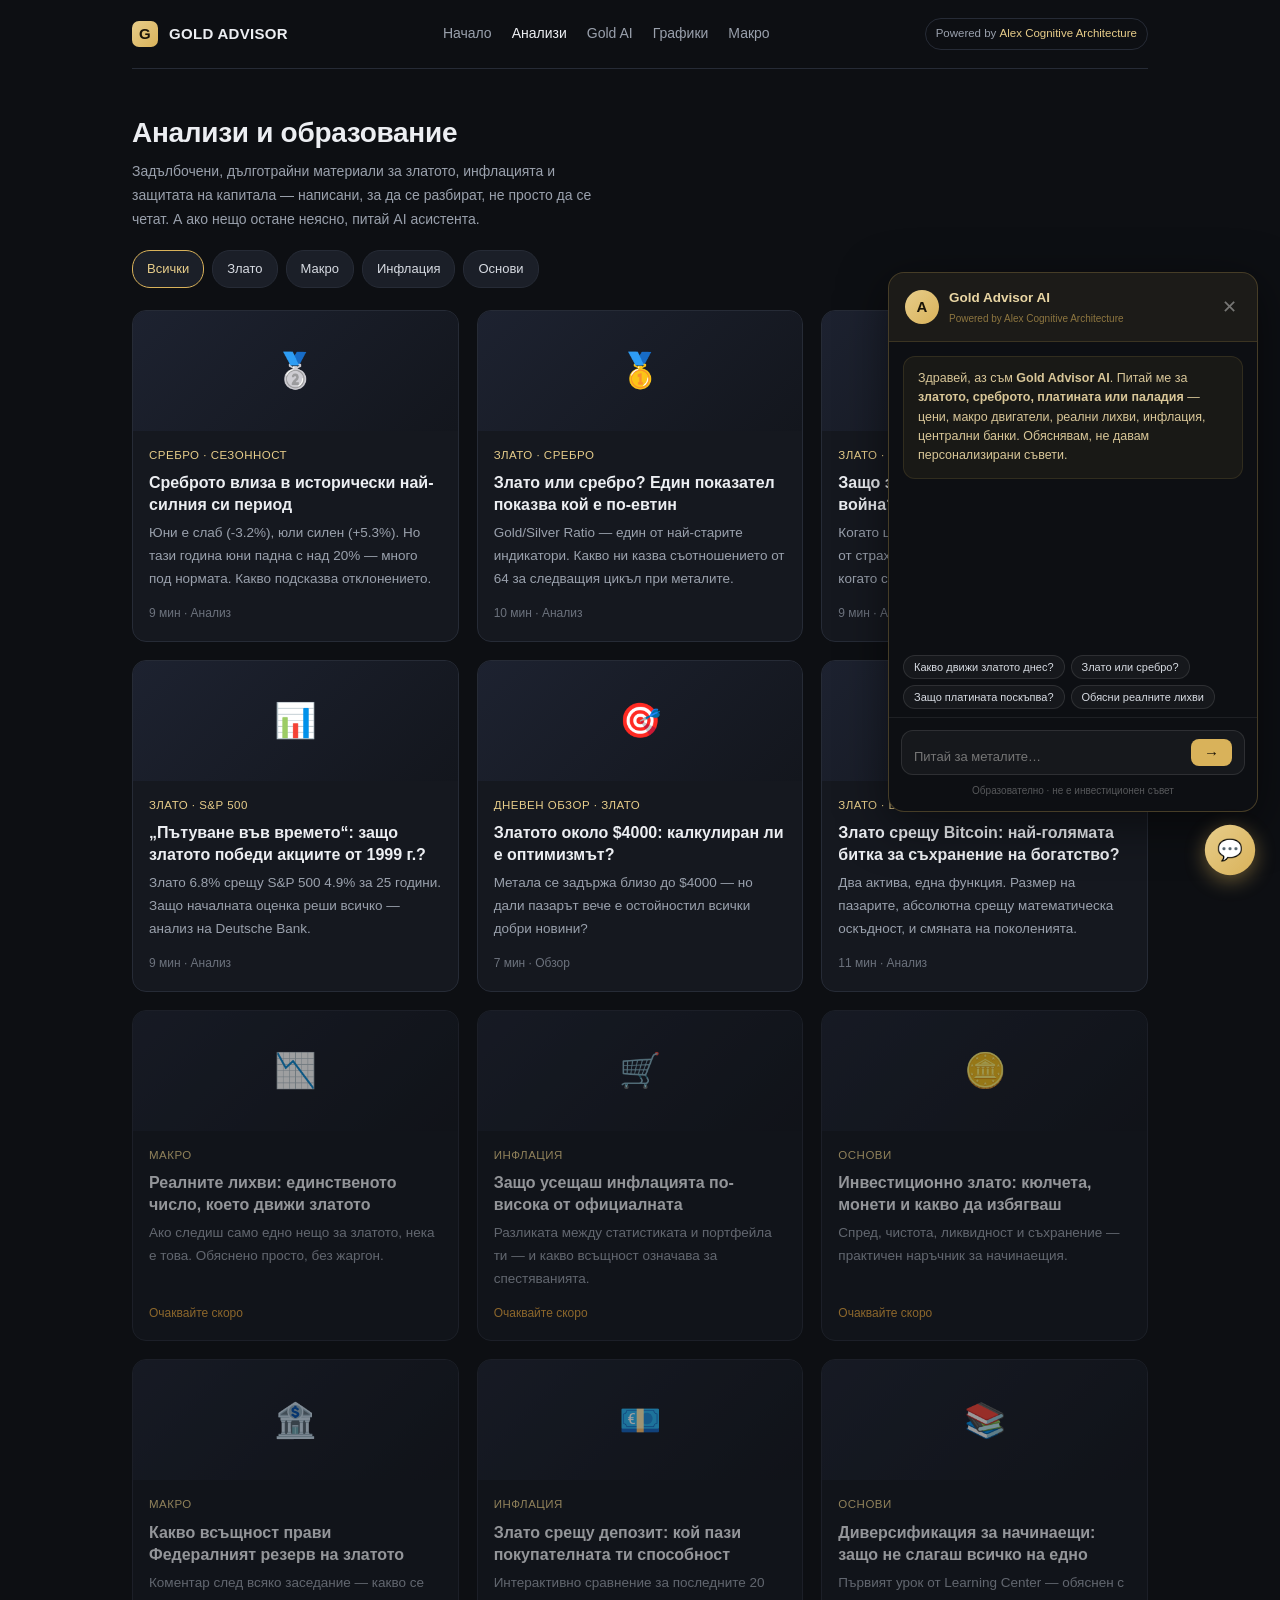
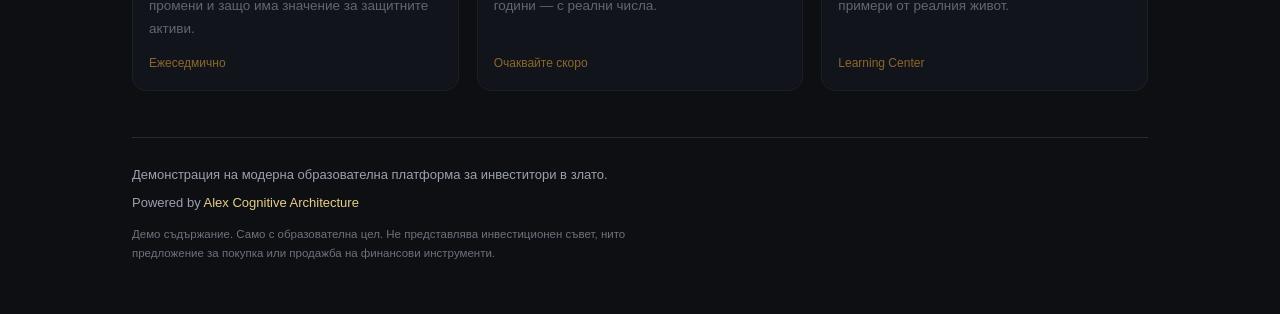
<file: blog.html>
<!DOCTYPE html>
<html lang="bg">
<head>
<meta charset="UTF-8">
<meta name="viewport" content="width=device-width, initial-scale=1.0">
<title>Анализи · Gold Advisor</title>
<link rel="stylesheet" href="assets/style.css">
</head>
<body>
<div class="wrap">

  <div class="top">
    <a class="brand" href="index.html"><span class="dot">G</span> GOLD ADVISOR</a>
    <div class="nav">
      <a href="index.html">Начало</a>
      <a href="blog.html" class="on">Анализи</a>
      <a href="index.html#ai">Gold AI</a>
      <a href="index.html#charts">Графики</a>
      <a href="index.html#macro">Макро</a>
    </div>
    <div class="powered">Powered by <b>Alex Cognitive Architecture</b></div>
  </div>

  <div class="sechead">
    <h1>Анализи и образование</h1>
    <p>Задълбочени, дълготрайни материали за златото, инфлацията и защитата на капитала — написани, за да се разбират, не просто да се четат. А ако нещо остане неясно, питай AI асистента.</p>
  </div>

  <div class="cats" id="cats">
    <span class="cat on" data-c="all">Всички</span>
    <span class="cat" data-c="gold">Злато</span>
    <span class="cat" data-c="macro">Макро</span>
    <span class="cat" data-c="inflation">Инфлация</span>
    <span class="cat" data-c="basics">Основи</span>
  </div>

  <div class="grid" id="grid">
    <a class="post" href="articles/srebro-sezonen-period.html" data-c="gold">
      <div class="cover">🥈</div>
      <div class="body"><div class="kicker">Сребро · Сезонност</div>
        <h3>Среброто влиза в исторически най-силния си период</h3>
        <p>Юни е слаб (-3.2%), юли силен (+5.3%). Но тази година юни падна с над 20% — много под нормата. Какво подсказва отклонението.</p>
        <div class="meta">9 мин · Анализ</div></div>
    </a>
    <a class="post" href="articles/zlato-srebro-ratio.html" data-c="gold">
      <div class="cover">🥇</div>
      <div class="body"><div class="kicker">Злато · Сребро</div>
        <h3>Злато или сребро? Един показател показва кой е по-евтин</h3>
        <p>Gold/Silver Ratio — един от най-старите индикатори. Какво ни казва съотношението от 64 за следващия цикъл при металите.</p>
        <div class="meta">10 мин · Анализ</div></div>
    </a>
    <a class="post" href="articles/zlato-voina-lihvi.html" data-c="gold">
      <div class="cover">⚔️</div>
      <div class="body"><div class="kicker">Злато · Макро</div>
        <h3>Защо златото падна по време на война?</h3>
        <p>Когато цената на парите се оказва по-важна от страха. Защо металът поевтинява именно когато светът изглежда по-несигурен.</p>
        <div class="meta">9 мин · Анализ</div></div>
    </a>
    <a class="post" href="articles/zlato-1999-vs-sp500.html" data-c="gold">
      <div class="cover">📊</div>
      <div class="body"><div class="kicker">Злато · S&amp;P 500</div>
        <h3>„Пътуване във времето“: защо златото победи акциите от 1999 г.?</h3>
        <p>Злато 6.8% срещу S&amp;P 500 4.9% за 25 години. Защо началната оценка реши всичко — анализ на Deutsche Bank.</p>
        <div class="meta">9 мин · Анализ</div></div>
    </a>
    <a class="post" href="articles/zlato-4000-kalkulirano.html" data-c="macro">
      <div class="cover">🎯</div>
      <div class="body"><div class="kicker">Дневен обзор · Злато</div>
        <h3>Златото около $4000: калкулиран ли е оптимизмът?</h3>
        <p>Метала се задържа близо до $4000 — но дали пазарът вече е остойностил всички добри новини?</p>
        <div class="meta">7 мин · Обзор</div></div>
    </a>
    <a class="post" href="articles/zlato-vs-bitcoin.html" data-c="gold"><div class="cover">⚖️</div>
      <div class="body"><div class="kicker">Злато · Bitcoin</div>
        <h3>Злато срещу Bitcoin: най-голямата битка за съхранение на богатство?</h3>
        <p>Два актива, една функция. Размер на пазарите, абсолютна срещу математическа оскъдност, и смяната на поколенията.</p>
        <div class="meta">11 мин · Анализ</div></div></a>
    <div class="post soon" data-c="macro"><div class="cover">📉</div>
      <div class="body"><div class="kicker">Макро</div>
        <h3>Реалните лихви: единственото число, което движи златото</h3>
        <p>Ако следиш само едно нещо за златото, нека е това. Обяснено просто, без жаргон.</p>
        <div class="meta">Очаквайте скоро</div></div></div>
    <div class="post soon" data-c="inflation"><div class="cover">🛒</div>
      <div class="body"><div class="kicker">Инфлация</div>
        <h3>Защо усещаш инфлацията по-висока от официалната</h3>
        <p>Разликата между статистиката и портфейла ти — и какво всъщност означава за спестяванията.</p>
        <div class="meta">Очаквайте скоро</div></div></div>
    <div class="post soon" data-c="basics"><div class="cover">🪙</div>
      <div class="body"><div class="kicker">Основи</div>
        <h3>Инвестиционно злато: кюлчета, монети и какво да избягваш</h3>
        <p>Спред, чистота, ликвидност и съхранение — практичен наръчник за начинаещия.</p>
        <div class="meta">Очаквайте скоро</div></div></div>
    <div class="post soon" data-c="macro"><div class="cover">🏦</div>
      <div class="body"><div class="kicker">Макро</div>
        <h3>Какво всъщност прави Федералният резерв на златото</h3>
        <p>Коментар след всяко заседание — какво се промени и защо има значение за защитните активи.</p>
        <div class="meta">Ежеседмично</div></div></div>
    <div class="post soon" data-c="inflation"><div class="cover">💶</div>
      <div class="body"><div class="kicker">Инфлация</div>
        <h3>Злато срещу депозит: кой пази покупателната ти способност</h3>
        <p>Интерактивно сравнение за последните 20 години — с реални числа.</p>
        <div class="meta">Очаквайте скоро</div></div></div>
    <div class="post soon" data-c="basics"><div class="cover">📚</div>
      <div class="body"><div class="kicker">Основи</div>
        <h3>Диверсификация за начинаещи: защо не слагаш всичко на едно</h3>
        <p>Първият урок от Learning Center — обяснен с примери от реалния живот.</p>
        <div class="meta">Learning Center</div></div></div>
  </div>

  <footer>
    <div>Демонстрация на модерна образователна платформа за инвеститори в злато.</div>
    <div style="margin-top:6px">Powered by <span class="pw">Alex Cognitive Architecture</span></div>
    <div class="disc">Демо съдържание. Само с образователна цел. Не представлява инвестиционен съвет, нито предложение за покупка или продажба на финансови инструменти.</div>
  </footer>
</div>
<script>
  const cats=document.querySelectorAll('.cat'), posts=document.querySelectorAll('.post');
  cats.forEach(c=>c.onclick=()=>{
    cats.forEach(x=>x.classList.remove('on')); c.classList.add('on');
    const f=c.dataset.c;
    posts.forEach(p=>p.style.display=(f==='all'||p.dataset.c===f)?'':'none');
  });
</script>
<script src="assets/alex-widget.js"></script>
</body>
</html>
</file>
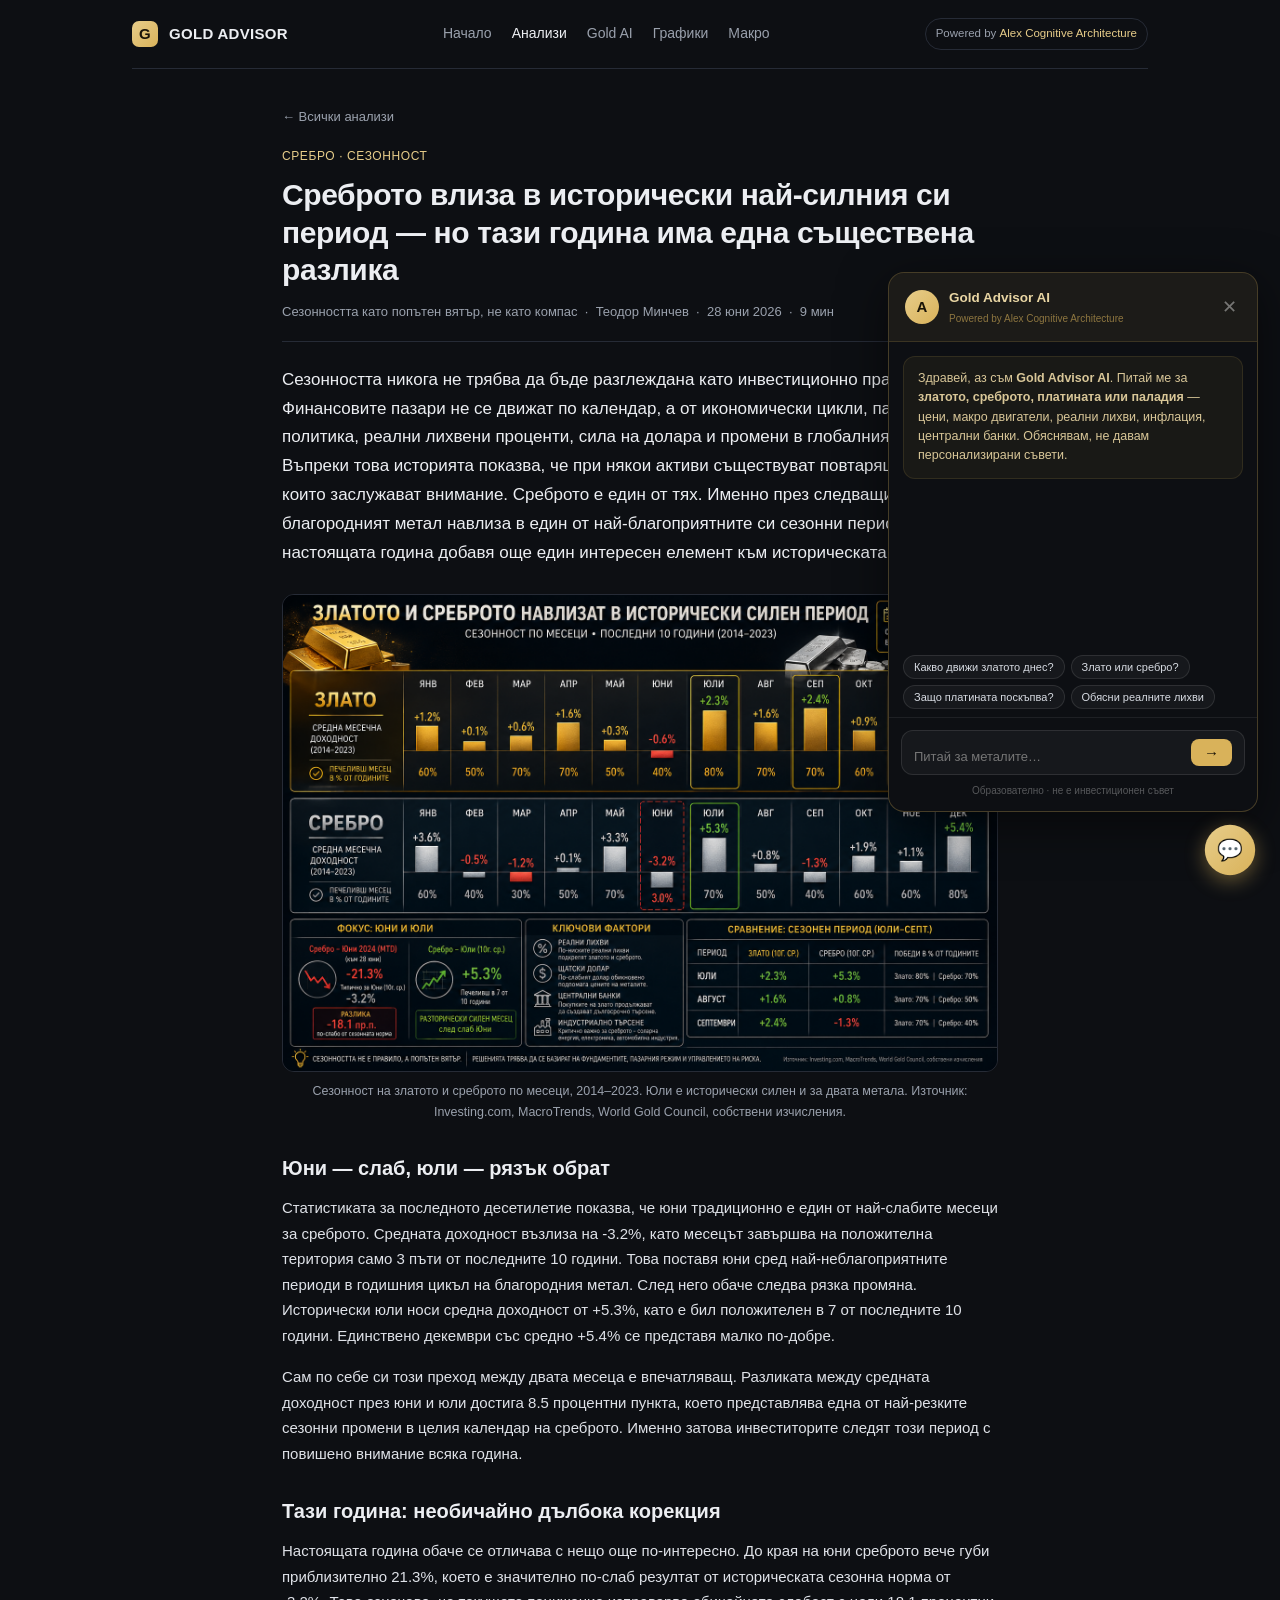
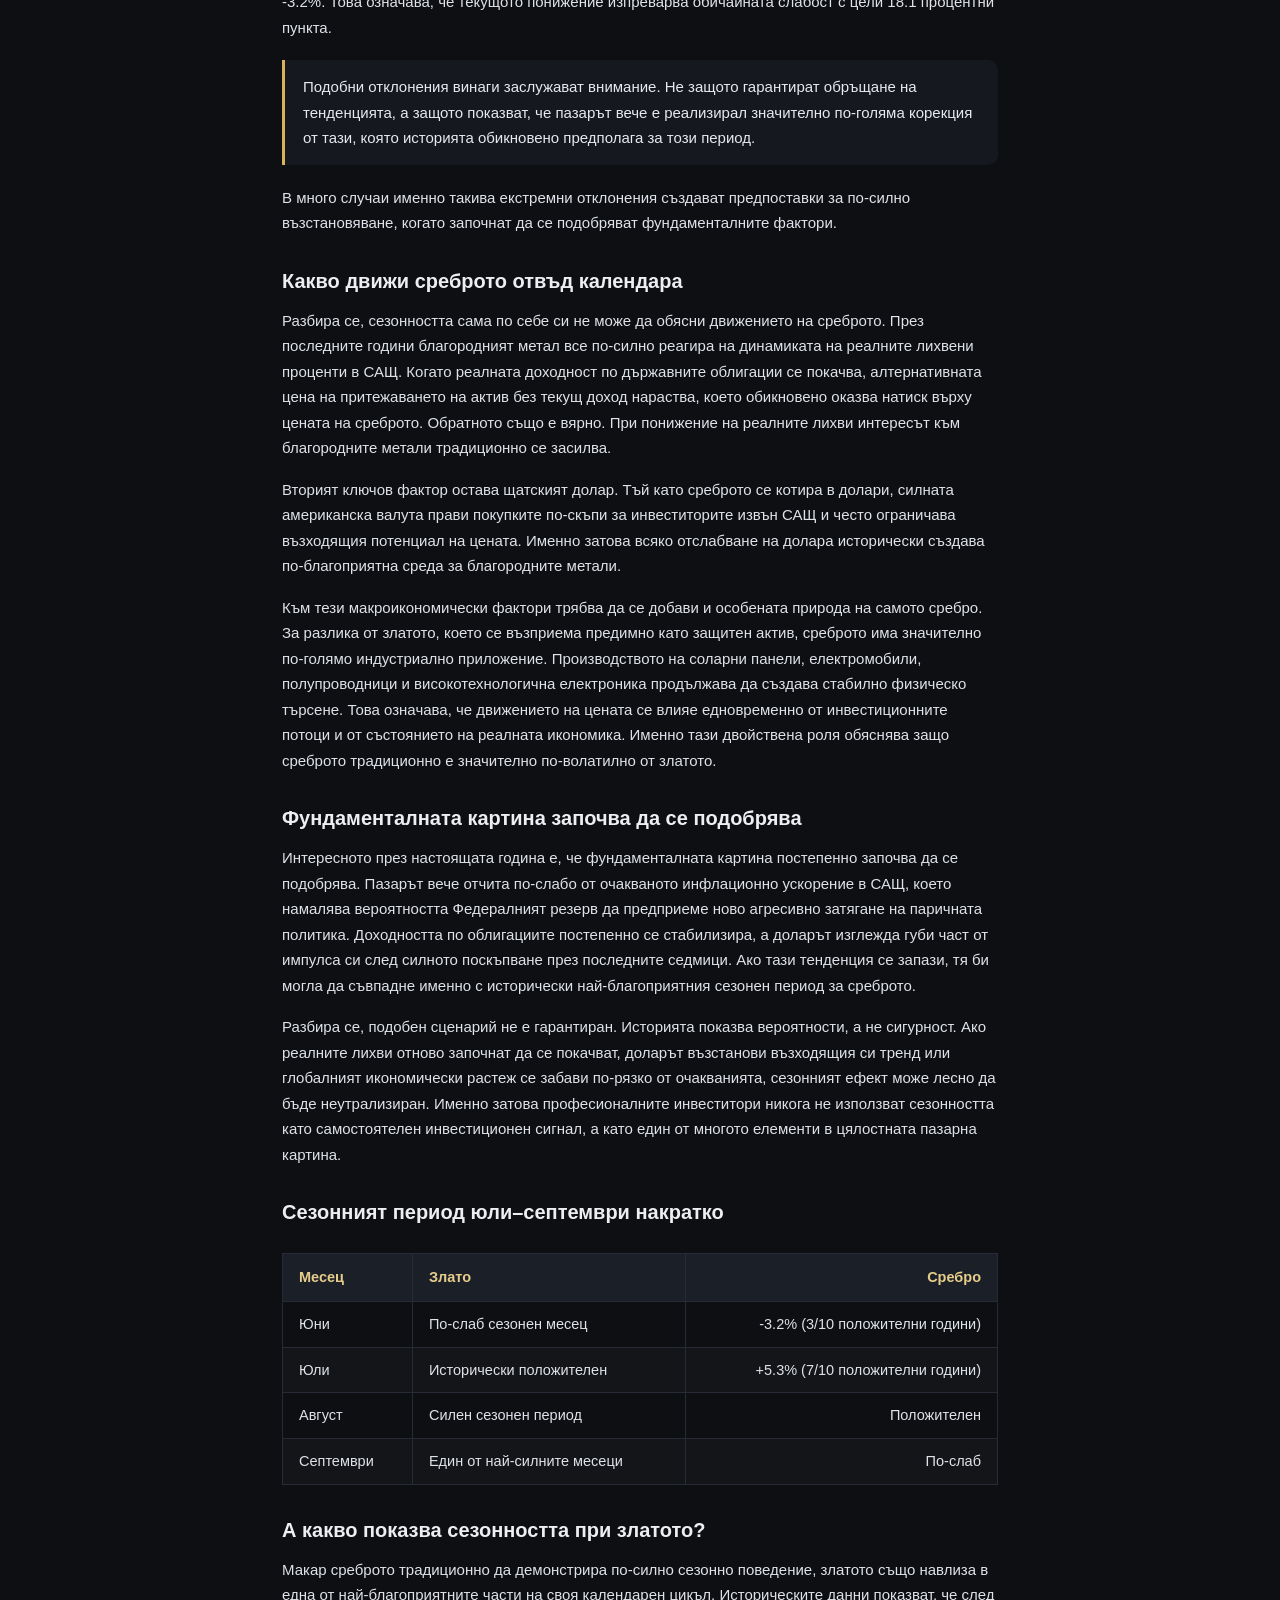
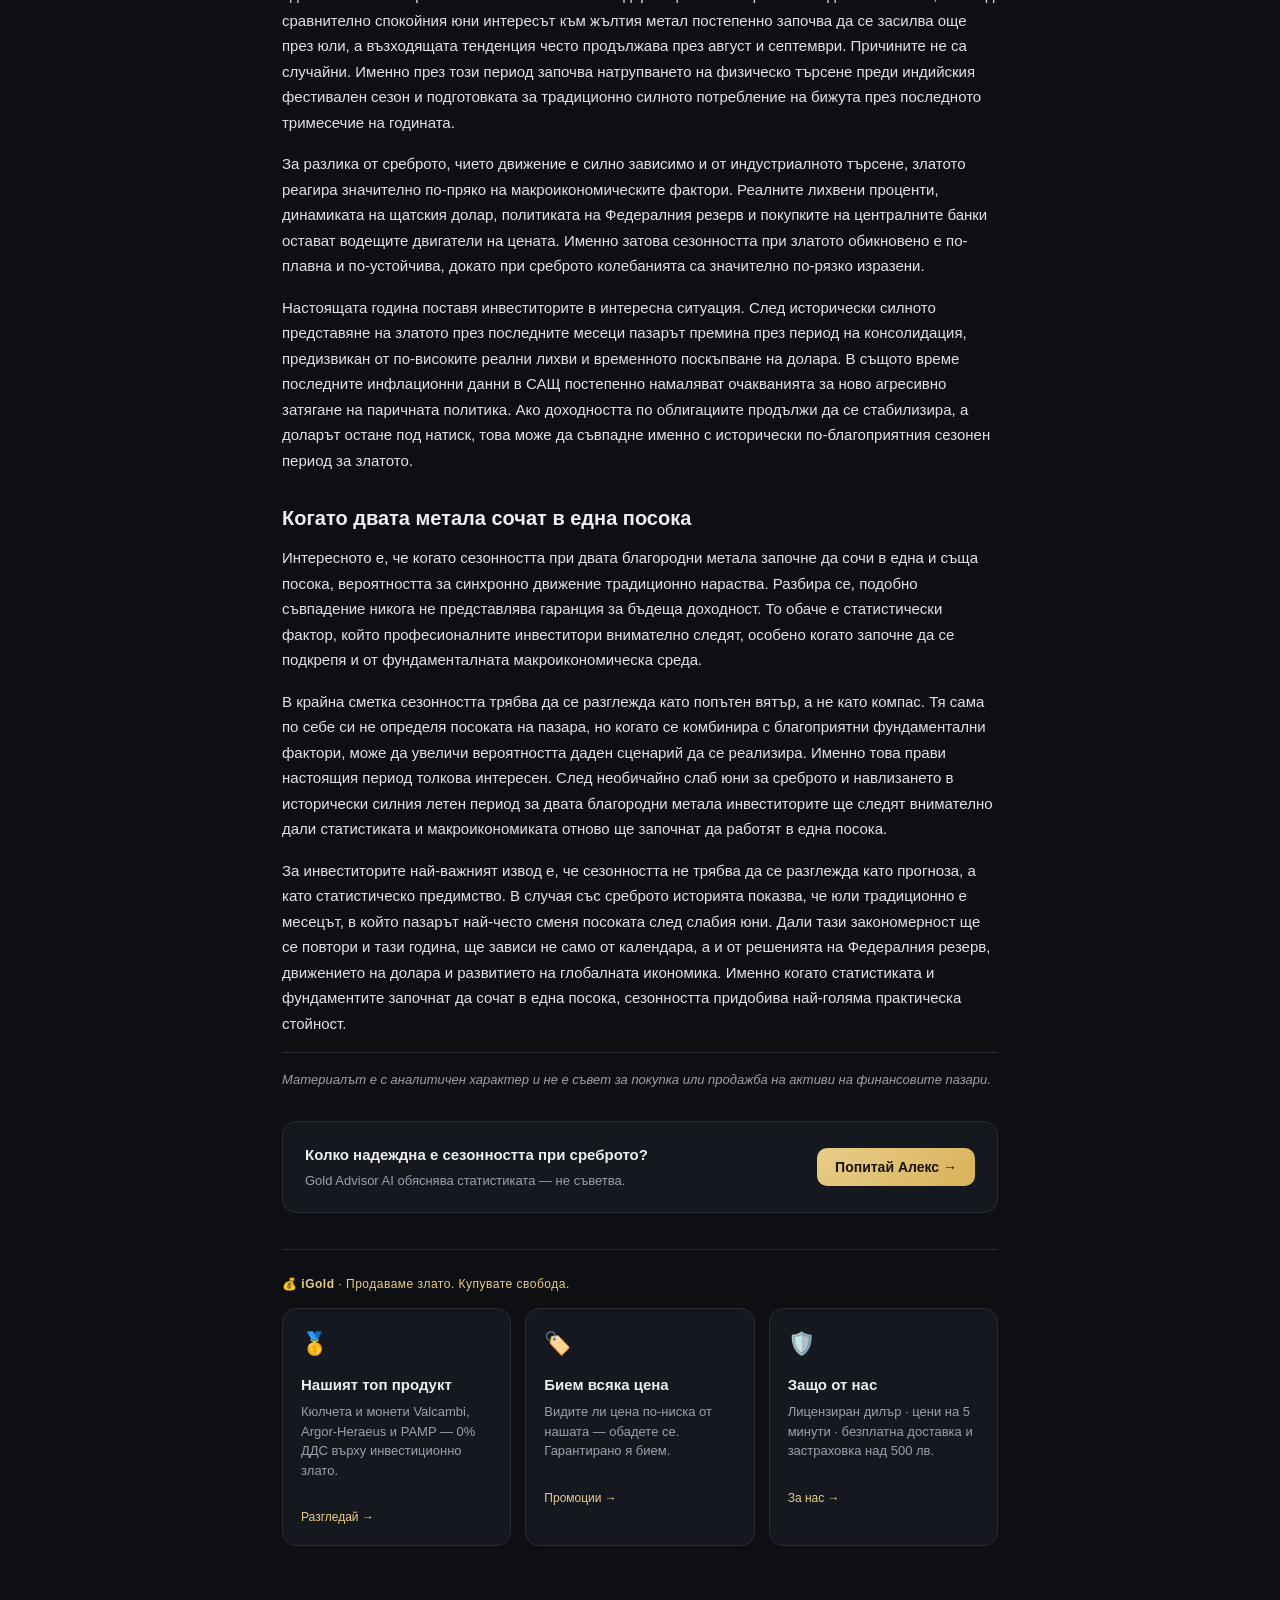
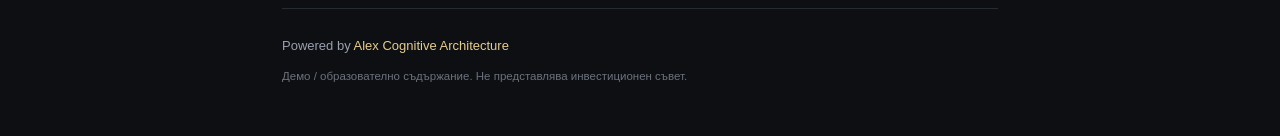
<file: articles/srebro-sezonen-period.html>
<!DOCTYPE html>
<html lang="bg">
<head>
<meta charset="UTF-8">
<meta name="viewport" content="width=device-width, initial-scale=1.0">
<title>Среброто влиза в исторически най-силния си период · Gold Advisor</title>
<link rel="stylesheet" href="../assets/style.css">
</head>
<body>
<div class="wrap">
  <div class="top">
    <a class="brand" href="../index.html"><span class="dot">G</span> GOLD ADVISOR</a>
    <div class="nav">
      <a href="../index.html">Начало</a>
      <a href="../blog.html" class="on">Анализи</a>
      <a href="../index.html#ai">Gold AI</a>
      <a href="../index.html#charts">Графики</a>
      <a href="../index.html#macro">Макро</a>
    </div>
    <div class="powered">Powered by <b>Alex Cognitive Architecture</b></div>
  </div>
</div>

<div class="wrap-narrow">
  <article class="article">
    <a class="back" href="../blog.html">← Всички анализи</a>
    <div class="kicker">Сребро · Сезонност</div>
    <h1>Среброто влиза в исторически най-силния си период — но тази година има една съществена разлика</h1>
    <div class="byline">Сезонността като попътен вятър, не като компас &nbsp;·&nbsp; Теодор Минчев &nbsp;·&nbsp; 28 юни 2026 &nbsp;·&nbsp; 9 мин</div>

    <p class="lead">Сезонността никога не трябва да бъде разглеждана като инвестиционно правило. Финансовите пазари не се движат по календар, а от икономически цикли, парична политика, реални лихвени проценти, сила на долара и промени в глобалния риск. Въпреки това историята показва, че при някои активи съществуват повтарящи се модели, които заслужават внимание. Среброто е един от тях. Именно през следващите седмици благородният метал навлиза в един от най-благоприятните си сезонни периоди, а настоящата година добавя още един интересен елемент към историческата картина.</p>

    <figure class="figure">
      <img src="../assets/img/silver-seasonality.png" alt="Сезонност по месеци на златото и среброто за последните 10 години (2014–2023): средна месечна доходност, печеливши години в проценти, фокус юни–юли и сравнение на сезонния период юли–септември.">
      <figcaption>Сезонност на златото и среброто по месеци, 2014–2023. Юли е исторически силен и за двата метала. Източник: Investing.com, MacroTrends, World Gold Council, собствени изчисления.</figcaption>
    </figure>

    <h2>Юни — слаб, юли — рязък обрат</h2>
    <p>Статистиката за последното десетилетие показва, че юни традиционно е един от най-слабите месеци за среброто. Средната доходност възлиза на -3.2%, като месецът завършва на положителна територия само 3 пъти от последните 10 години. Това поставя юни сред най-неблагоприятните периоди в годишния цикъл на благородния метал. След него обаче следва рязка промяна. Исторически юли носи средна доходност от +5.3%, като е бил положителен в 7 от последните 10 години. Единствено декември със средно +5.4% се представя малко по-добре.</p>

    <p>Сам по себе си този преход между двата месеца е впечатляващ. Разликата между средната доходност през юни и юли достига 8.5 процентни пункта, което представлява една от най-резките сезонни промени в целия календар на среброто. Именно затова инвеститорите следят този период с повишено внимание всяка година.</p>

    <h2>Тази година: необичайно дълбока корекция</h2>
    <p>Настоящата година обаче се отличава с нещо още по-интересно. До края на юни среброто вече губи приблизително 21.3%, което е значително по-слаб резултат от историческата сезонна норма от -3.2%. Това означава, че текущото понижение изпреварва обичайната слабост с цели 18.1 процентни пункта.</p>

    <blockquote>Подобни отклонения винаги заслужават внимание. Не защото гарантират обръщане на тенденцията, а защото показват, че пазарът вече е реализирал значително по-голяма корекция от тази, която историята обикновено предполага за този период.</blockquote>

    <p>В много случаи именно такива екстремни отклонения създават предпоставки за по-силно възстановяване, когато започнат да се подобряват фундаменталните фактори.</p>

    <h2>Какво движи среброто отвъд календара</h2>
    <p>Разбира се, сезонността сама по себе си не може да обясни движението на среброто. През последните години благородният метал все по-силно реагира на динамиката на реалните лихвени проценти в САЩ. Когато реалната доходност по държавните облигации се покачва, алтернативната цена на притежаването на актив без текущ доход нараства, което обикновено оказва натиск върху цената на среброто. Обратното също е вярно. При понижение на реалните лихви интересът към благородните метали традиционно се засилва.</p>

    <p>Вторият ключов фактор остава щатският долар. Тъй като среброто се котира в долари, силната американска валута прави покупките по-скъпи за инвеститорите извън САЩ и често ограничава възходящия потенциал на цената. Именно затова всяко отслабване на долара исторически създава по-благоприятна среда за благородните метали.</p>

    <p>Към тези макроикономически фактори трябва да се добави и особената природа на самото сребро. За разлика от златото, което се възприема предимно като защитен актив, среброто има значително по-голямо индустриално приложение. Производството на соларни панели, електромобили, полупроводници и високотехнологична електроника продължава да създава стабилно физическо търсене. Това означава, че движението на цената се влияе едновременно от инвестиционните потоци и от състоянието на реалната икономика. Именно тази двойствена роля обяснява защо среброто традиционно е значително по-волатилно от златото.</p>

    <h2>Фундаменталната картина започва да се подобрява</h2>
    <p>Интересното през настоящата година е, че фундаменталната картина постепенно започва да се подобрява. Пазарът вече отчита по-слабо от очакваното инфлационно ускорение в САЩ, което намалява вероятността Федералният резерв да предприеме ново агресивно затягане на паричната политика. Доходността по облигациите постепенно се стабилизира, а доларът изглежда губи част от импулса си след силното поскъпване през последните седмици. Ако тази тенденция се запази, тя би могла да съвпадне именно с исторически най-благоприятния сезонен период за среброто.</p>

    <p>Разбира се, подобен сценарий не е гарантиран. Историята показва вероятности, а не сигурност. Ако реалните лихви отново започнат да се покачват, доларът възстанови възходящия си тренд или глобалният икономически растеж се забави по-рязко от очакванията, сезонният ефект може лесно да бъде неутрализиран. Именно затова професионалните инвеститори никога не използват сезонността като самостоятелен инвестиционен сигнал, а като един от многото елементи в цялостната пазарна картина.</p>

    <h2>Сезонният период юли–септември накратко</h2>
    <table>
      <thead><tr><th>Месец</th><th>Злато</th><th>Сребро</th></tr></thead>
      <tbody>
        <tr><td>Юни</td><td>По-слаб сезонен месец</td><td>-3.2% (3/10 положителни години)</td></tr>
        <tr><td>Юли</td><td>Исторически положителен</td><td>+5.3% (7/10 положителни години)</td></tr>
        <tr><td>Август</td><td>Силен сезонен период</td><td>Положителен</td></tr>
        <tr><td>Септември</td><td>Един от най-силните месеци</td><td>По-слаб</td></tr>
      </tbody>
    </table>

    <h2>А какво показва сезонността при златото?</h2>
    <p>Макар среброто традиционно да демонстрира по-силно сезонно поведение, златото също навлиза в една от най-благоприятните части на своя календарен цикъл. Историческите данни показват, че след сравнително спокойния юни интересът към жълтия метал постепенно започва да се засилва още през юли, а възходящата тенденция често продължава през август и септември. Причините не са случайни. Именно през този период започва натрупването на физическо търсене преди индийския фестивален сезон и подготовката за традиционно силното потребление на бижута през последното тримесечие на годината.</p>

    <p>За разлика от среброто, чието движение е силно зависимо и от индустриалното търсене, златото реагира значително по-пряко на макроикономическите фактори. Реалните лихвени проценти, динамиката на щатския долар, политиката на Федералния резерв и покупките на централните банки остават водещите двигатели на цената. Именно затова сезонността при златото обикновено е по-плавна и по-устойчива, докато при среброто колебанията са значително по-рязко изразени.</p>

    <p>Настоящата година поставя инвеститорите в интересна ситуация. След исторически силното представяне на златото през последните месеци пазарът премина през период на консолидация, предизвикан от по-високите реални лихви и временното поскъпване на долара. В същото време последните инфлационни данни в САЩ постепенно намаляват очакванията за ново агресивно затягане на паричната политика. Ако доходността по облигациите продължи да се стабилизира, а доларът остане под натиск, това може да съвпадне именно с исторически по-благоприятния сезонен период за златото.</p>

    <h2>Когато двата метала сочат в една посока</h2>
    <p>Интересното е, че когато сезонността при двата благородни метала започне да сочи в една и съща посока, вероятността за синхронно движение традиционно нараства. Разбира се, подобно съвпадение никога не представлява гаранция за бъдеща доходност. То обаче е статистически фактор, който професионалните инвеститори внимателно следят, особено когато започне да се подкрепя и от фундаменталната макроикономическа среда.</p>

    <p>В крайна сметка сезонността трябва да се разглежда като попътен вятър, а не като компас. Тя сама по себе си не определя посоката на пазара, но когато се комбинира с благоприятни фундаментални фактори, може да увеличи вероятността даден сценарий да се реализира. Именно това прави настоящия период толкова интересен. След необичайно слаб юни за среброто и навлизането в исторически силния летен период за двата благородни метала инвеститорите ще следят внимателно дали статистиката и макроикономиката отново ще започнат да работят в една посока.</p>

    <p>За инвеститорите най-важният извод е, че сезонността не трябва да се разглежда като прогноза, а като статистическо предимство. В случая със среброто историята показва, че юли традиционно е месецът, в който пазарът най-често сменя посоката след слабия юни. Дали тази закономерност ще се повтори и тази година, ще зависи не само от календара, а и от решенията на Федералния резерв, движението на долара и развитието на глобалната икономика. Именно когато статистиката и фундаментите започнат да сочат в една посока, сезонността придобива най-голяма практическа стойност.</p>

    <p style="color:var(--muted);font-size:13px;font-style:italic;border-top:1px solid var(--line);padding-top:16px">Материалът е с аналитичен характер и не е съвет за покупка или продажба на активи на финансовите пазари.</p>

    <div class="aicta">
      <div>
        <div class="t">Колко надеждна е сезонността при среброто?</div>
        <div class="s">Gold Advisor AI обяснява статистиката — не съветва.</div>
      </div>
      <button class="btn" onclick="window.alexAsk&&window.alexAsk('Обясни ми сезонността при среброто — защо юни исторически е слаб (-3.2%), а юли силен (+5.3%), и доколко мога да разчитам на този модел тази година, при положение че юни падна с над 20%?')">Попитай Алекс →</button>
    </div>
  </article>

  <footer>
    <div>Powered by <span class="pw">Alex Cognitive Architecture</span></div>
    <div class="disc">Демо / образователно съдържание. Не представлява инвестиционен съвет.</div>
  </footer>
</div>
<script src="../assets/alex-widget.js"></script>
<script src="../assets/igold-offers.js"></script>
</body>
</html>
</file>
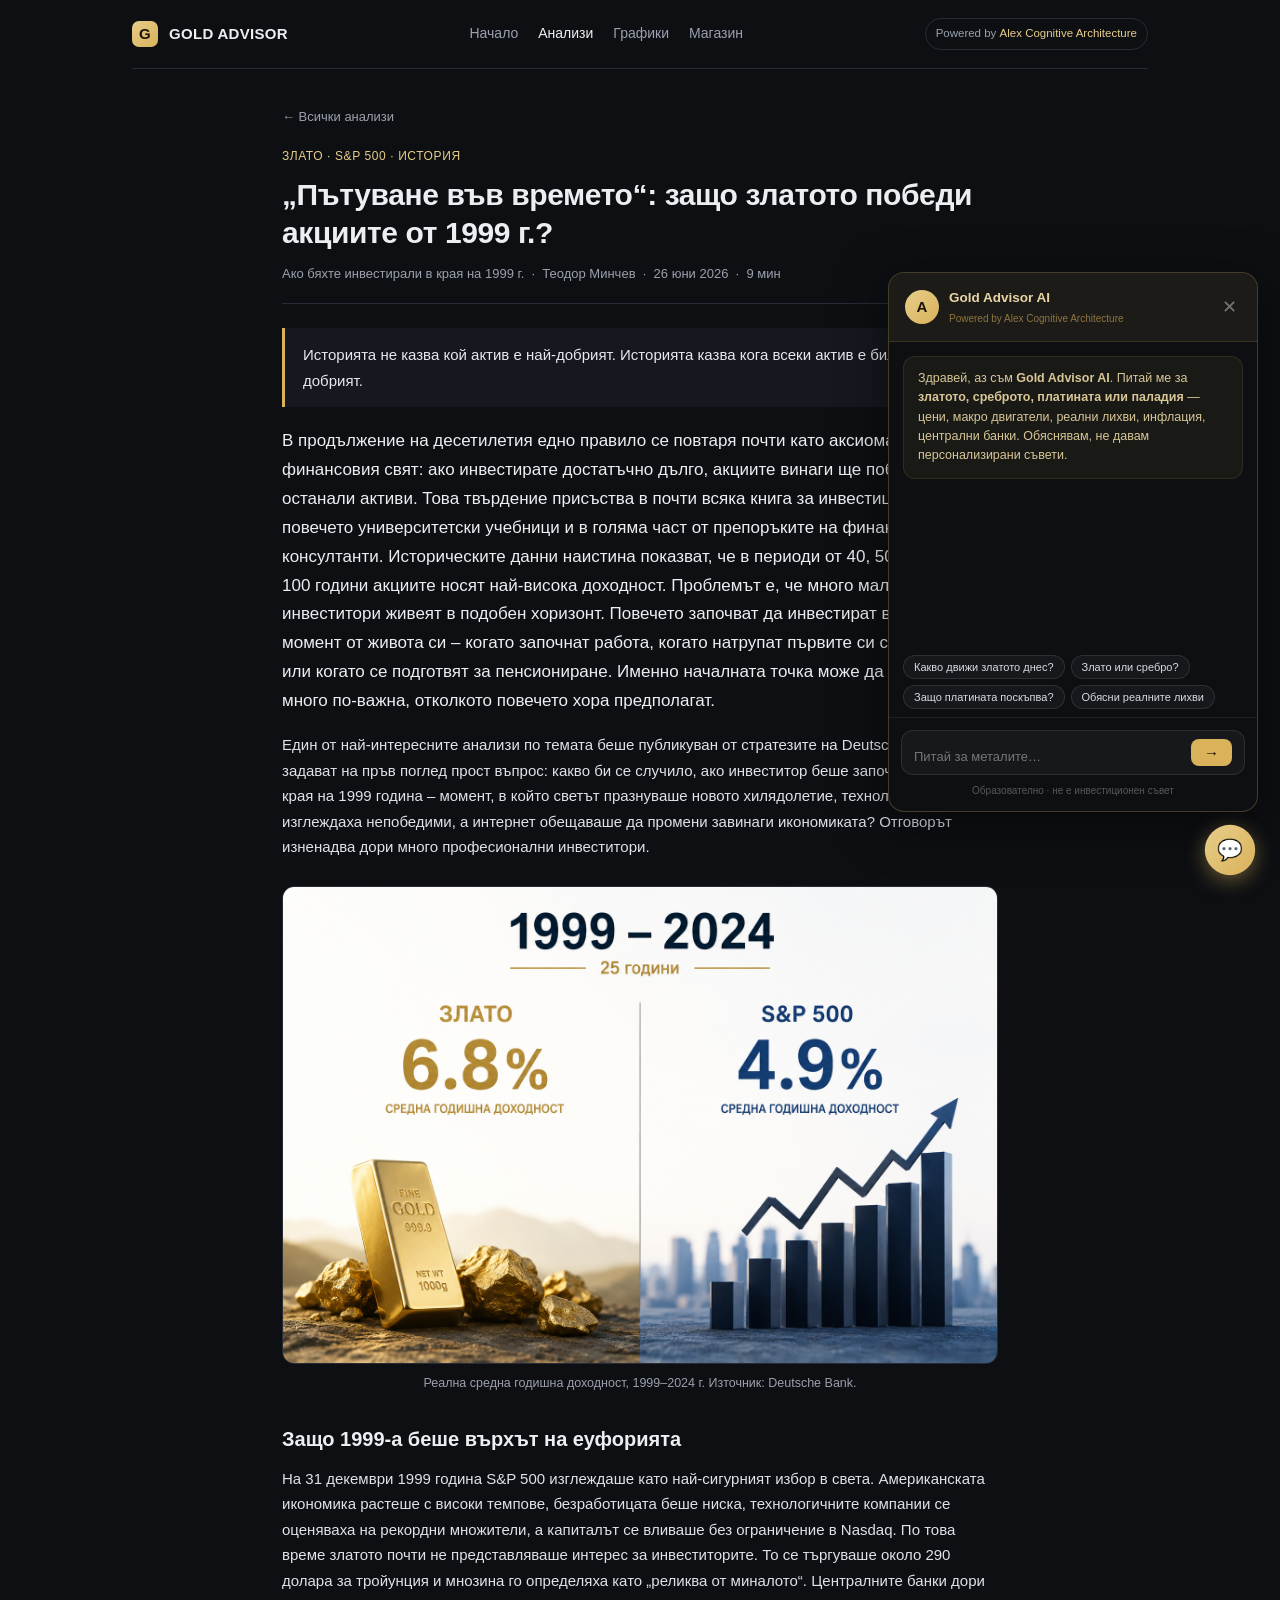
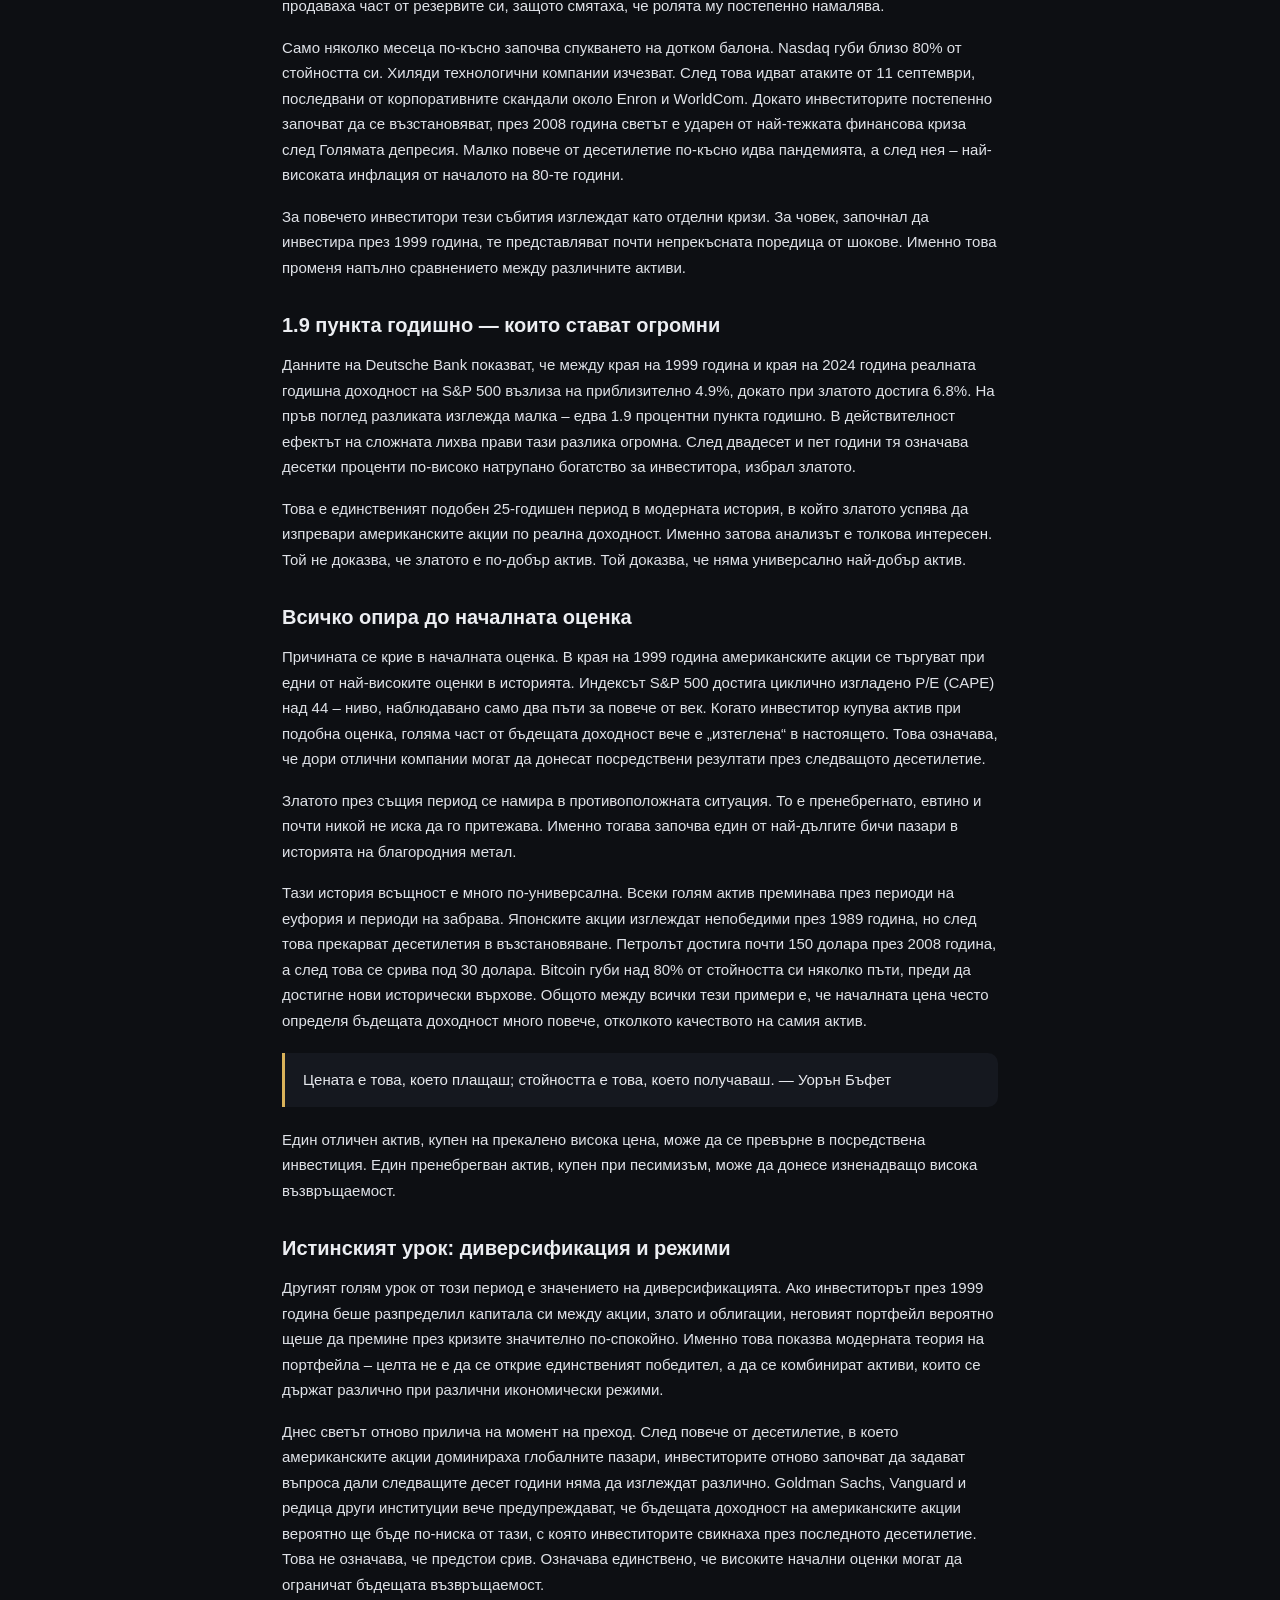
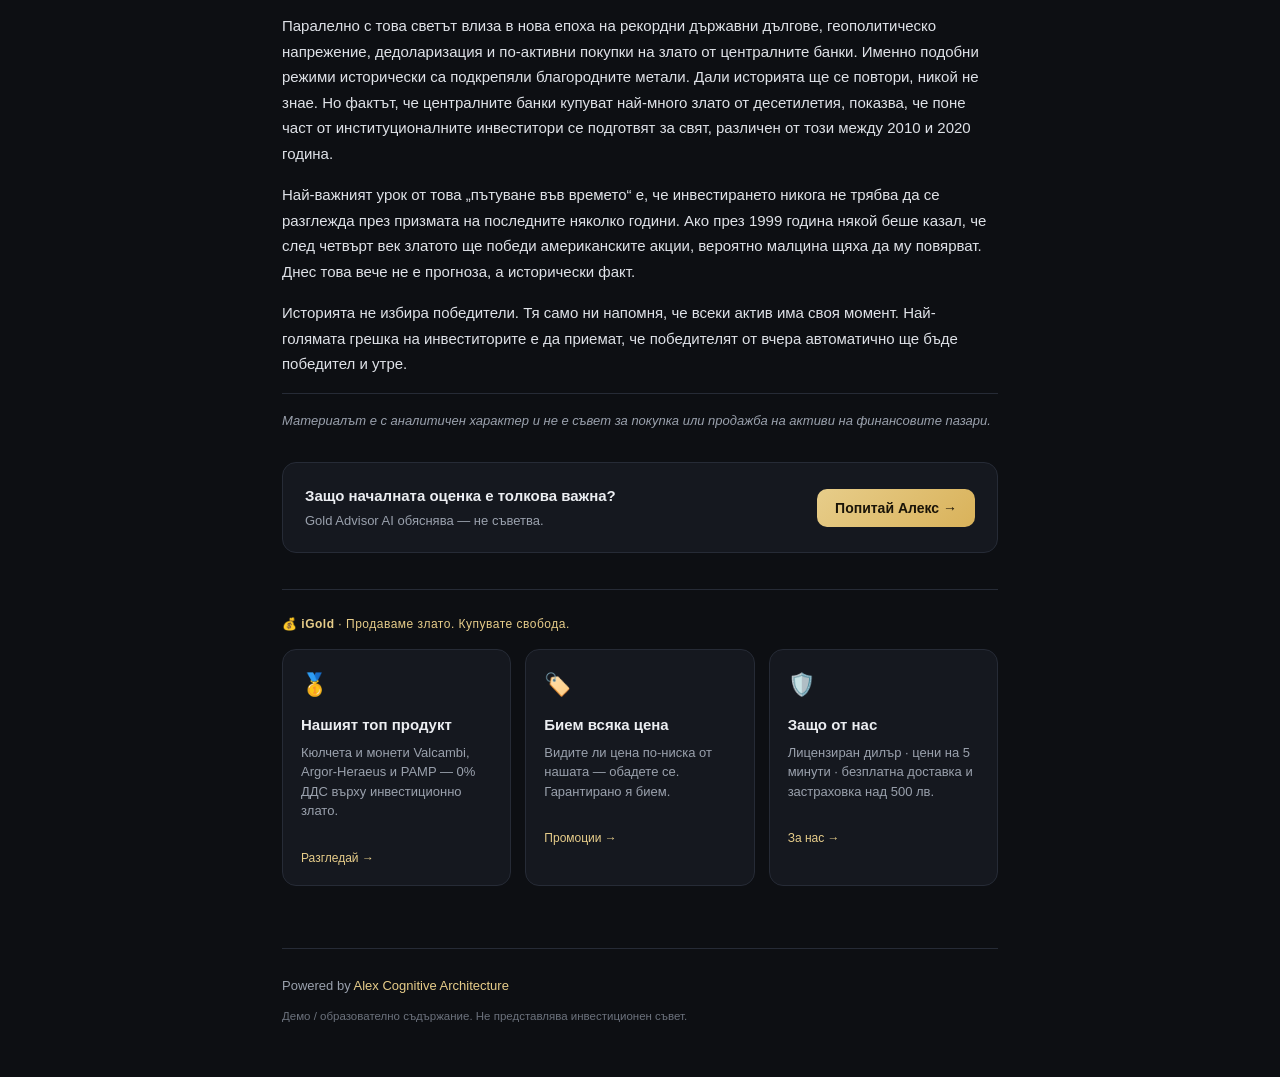
<file: articles/zlato-1999-vs-sp500.html>
<!DOCTYPE html>
<html lang="bg">
<head>
<meta charset="UTF-8">
<meta name="viewport" content="width=device-width, initial-scale=1.0">
<title>Пътуване във времето: защо златото победи акциите от 1999 г. · Gold Advisor</title>
<link rel="stylesheet" href="../assets/style.css">
</head>
<body>
<div class="wrap">
  <div class="top">
    <a class="brand" href="../index.html"><span class="dot">G</span> GOLD ADVISOR</a>
    <div class="nav">
      <a href="../index.html">Начало</a>
      <a href="../blog.html" class="on">Анализи</a>
      <a href="../index.html#charts">Графики</a>
      <a href="https://igold.bg/" target="_blank" rel="noopener">Магазин</a>
    </div>
    <div class="powered">Powered by <b>Alex Cognitive Architecture</b></div>
  </div>
</div>

<div class="wrap-narrow">
  <article class="article">
    <a class="back" href="../blog.html">← Всички анализи</a>
    <div class="kicker">Злато · S&amp;P 500 · История</div>
    <h1>„Пътуване във времето“: защо златото победи акциите от 1999 г.?</h1>
    <div class="byline">Ако бяхте инвестирали в края на 1999 г. &nbsp;·&nbsp; Теодор Минчев &nbsp;·&nbsp; 26 юни 2026 &nbsp;·&nbsp; 9 мин</div>

    <blockquote>Историята не казва кой актив е най-добрият. Историята казва кога всеки актив е бил най-добрият.</blockquote>

    <p class="lead">В продължение на десетилетия едно правило се повтаря почти като аксиома във финансовия свят: ако инвестирате достатъчно дълго, акциите винаги ще победят всички останали активи. Това твърдение присъства в почти всяка книга за инвестиции, в повечето университетски учебници и в голяма част от препоръките на финансовите консултанти. Историческите данни наистина показват, че в периоди от 40, 50 или дори 100 години акциите носят най-висока доходност. Проблемът е, че много малко инвеститори живеят в подобен хоризонт. Повечето започват да инвестират в конкретен момент от живота си – когато започнат работа, когато натрупат първите си спестявания или когато се подготвят за пенсиониране. Именно началната точка може да се окаже много по-важна, отколкото повечето хора предполагат.</p>

    <p>Един от най-интересните анализи по темата беше публикуван от стратезите на Deutsche Bank. Те си задават на пръв поглед прост въпрос: какво би се случило, ако инвеститор беше започнал точно в края на 1999 година – момент, в който светът празнуваше новото хилядолетие, технологичните акции изглеждаха непобедими, а интернет обещаваше да промени завинаги икономиката? Отговорът изненадва дори много професионални инвеститори.</p>

    <figure class="figure">
      <img src="../assets/img/gold-vs-sp500-1999.png" alt="1999–2024 (25 години): средна годишна доходност — злато 6.8% срещу S&P 500 4.9%.">
      <figcaption>Реална средна годишна доходност, 1999–2024 г. Източник: Deutsche Bank.</figcaption>
    </figure>

    <h2>Защо 1999-а беше върхът на еуфорията</h2>
    <p>На 31 декември 1999 година S&amp;P 500 изглеждаше като най-сигурният избор в света. Американската икономика растеше с високи темпове, безработицата беше ниска, технологичните компании се оценяваха на рекордни множители, а капиталът се вливаше без ограничение в Nasdaq. По това време златото почти не представляваше интерес за инвеститорите. То се търгуваше около 290 долара за тройунция и мнозина го определяха като „реликва от миналото“. Централните банки дори продаваха част от резервите си, защото смятаха, че ролята му постепенно намалява.</p>

    <p>Само няколко месеца по-късно започва спукването на дотком балона. Nasdaq губи близо 80% от стойността си. Хиляди технологични компании изчезват. След това идват атаките от 11 септември, последвани от корпоративните скандали около Enron и WorldCom. Докато инвеститорите постепенно започват да се възстановяват, през 2008 година светът е ударен от най-тежката финансова криза след Голямата депресия. Малко повече от десетилетие по-късно идва пандемията, а след нея – най-високата инфлация от началото на 80-те години.</p>

    <p>За повечето инвеститори тези събития изглеждат като отделни кризи. За човек, започнал да инвестира през 1999 година, те представляват почти непрекъсната поредица от шокове. Именно това променя напълно сравнението между различните активи.</p>

    <h2>1.9 пункта годишно — които стават огромни</h2>
    <p>Данните на Deutsche Bank показват, че между края на 1999 година и края на 2024 година реалната годишна доходност на S&amp;P 500 възлиза на приблизително 4.9%, докато при златото достига 6.8%. На пръв поглед разликата изглежда малка – едва 1.9 процентни пункта годишно. В действителност ефектът на сложната лихва прави тази разлика огромна. След двадесет и пет години тя означава десетки проценти по-високо натрупано богатство за инвеститора, избрал златото.</p>

    <p>Това е единственият подобен 25-годишен период в модерната история, в който златото успява да изпревари американските акции по реална доходност. Именно затова анализът е толкова интересен. Той не доказва, че златото е по-добър актив. Той доказва, че няма универсално най-добър актив.</p>

    <h2>Всичко опира до началната оценка</h2>
    <p>Причината се крие в началната оценка. В края на 1999 година американските акции се търгуват при едни от най-високите оценки в историята. Индексът S&amp;P 500 достига циклично изгладено P/E (CAPE) над 44 – ниво, наблюдавано само два пъти за повече от век. Когато инвеститор купува актив при подобна оценка, голяма част от бъдещата доходност вече е „изтеглена“ в настоящето. Това означава, че дори отлични компании могат да донесат посредствени резултати през следващото десетилетие.</p>

    <p>Златото през същия период се намира в противоположната ситуация. То е пренебрегнато, евтино и почти никой не иска да го притежава. Именно тогава започва един от най-дългите бичи пазари в историята на благородния метал.</p>

    <p>Тази история всъщност е много по-универсална. Всеки голям актив преминава през периоди на еуфория и периоди на забрава. Японските акции изглеждат непобедими през 1989 година, но след това прекарват десетилетия в възстановяване. Петролът достига почти 150 долара през 2008 година, а след това се срива под 30 долара. Bitcoin губи над 80% от стойността си няколко пъти, преди да достигне нови исторически върхове. Общото между всички тези примери е, че началната цена често определя бъдещата доходност много повече, отколкото качеството на самия актив.</p>

    <blockquote>Цената е това, което плащаш; стойността е това, което получаваш. — Уорън Бъфет</blockquote>

    <p>Един отличен актив, купен на прекалено висока цена, може да се превърне в посредствена инвестиция. Един пренебрегван актив, купен при песимизъм, може да донесе изненадващо висока възвръщаемост.</p>

    <h2>Истинският урок: диверсификация и режими</h2>
    <p>Другият голям урок от този период е значението на диверсификацията. Ако инвеститорът през 1999 година беше разпределил капитала си между акции, злато и облигации, неговият портфейл вероятно щеше да премине през кризите значително по-спокойно. Именно това показва модерната теория на портфейла – целта не е да се открие единственият победител, а да се комбинират активи, които се държат различно при различни икономически режими.</p>

    <p>Днес светът отново прилича на момент на преход. След повече от десетилетие, в което американските акции доминираха глобалните пазари, инвеститорите отново започват да задават въпроса дали следващите десет години няма да изглеждат различно. Goldman Sachs, Vanguard и редица други институции вече предупреждават, че бъдещата доходност на американските акции вероятно ще бъде по-ниска от тази, с която инвеститорите свикнаха през последното десетилетие. Това не означава, че предстои срив. Означава единствено, че високите начални оценки могат да ограничат бъдещата възвръщаемост.</p>

    <p>Паралелно с това светът влиза в нова епоха на рекордни държавни дългове, геополитическо напрежение, дедоларизация и по-активни покупки на злато от централните банки. Именно подобни режими исторически са подкрепяли благородните метали. Дали историята ще се повтори, никой не знае. Но фактът, че централните банки купуват най-много злато от десетилетия, показва, че поне част от институционалните инвеститори се подготвят за свят, различен от този между 2010 и 2020 година.</p>

    <p>Най-важният урок от това „пътуване във времето“ е, че инвестирането никога не трябва да се разглежда през призмата на последните няколко години. Ако през 1999 година някой беше казал, че след четвърт век златото ще победи американските акции, вероятно малцина щяха да му повярват. Днес това вече не е прогноза, а исторически факт.</p>

    <p>Историята не избира победители. Тя само ни напомня, че всеки актив има своя момент. Най-голямата грешка на инвеститорите е да приемат, че победителят от вчера автоматично ще бъде победител и утре.</p>

    <p style="color:var(--muted);font-size:13px;font-style:italic;border-top:1px solid var(--line);padding-top:16px">Материалът е с аналитичен характер и не е съвет за покупка или продажба на активи на финансовите пазари.</p>

    <div class="aicta">
      <div>
        <div class="t">Защо началната оценка е толкова важна?</div>
        <div class="s">Gold Advisor AI обяснява — не съветва.</div>
      </div>
      <button class="btn" onclick="window.alexAsk&&window.alexAsk('Обясни ми с прост пример и аналогия защо началната оценка (като CAPE над 44 през 1999 г.) определя бъдещата доходност повече от качеството на актива.')">Попитай Алекс →</button>
    </div>
  </article>

  <footer>
    <div>Powered by <span class="pw">Alex Cognitive Architecture</span></div>
    <div class="disc">Демо / образователно съдържание. Не представлява инвестиционен съвет.</div>
  </footer>
</div>
<script src="../assets/alex-widget.js"></script>
<script src="../assets/igold-offers.js"></script>
</body>
</html>
</file>
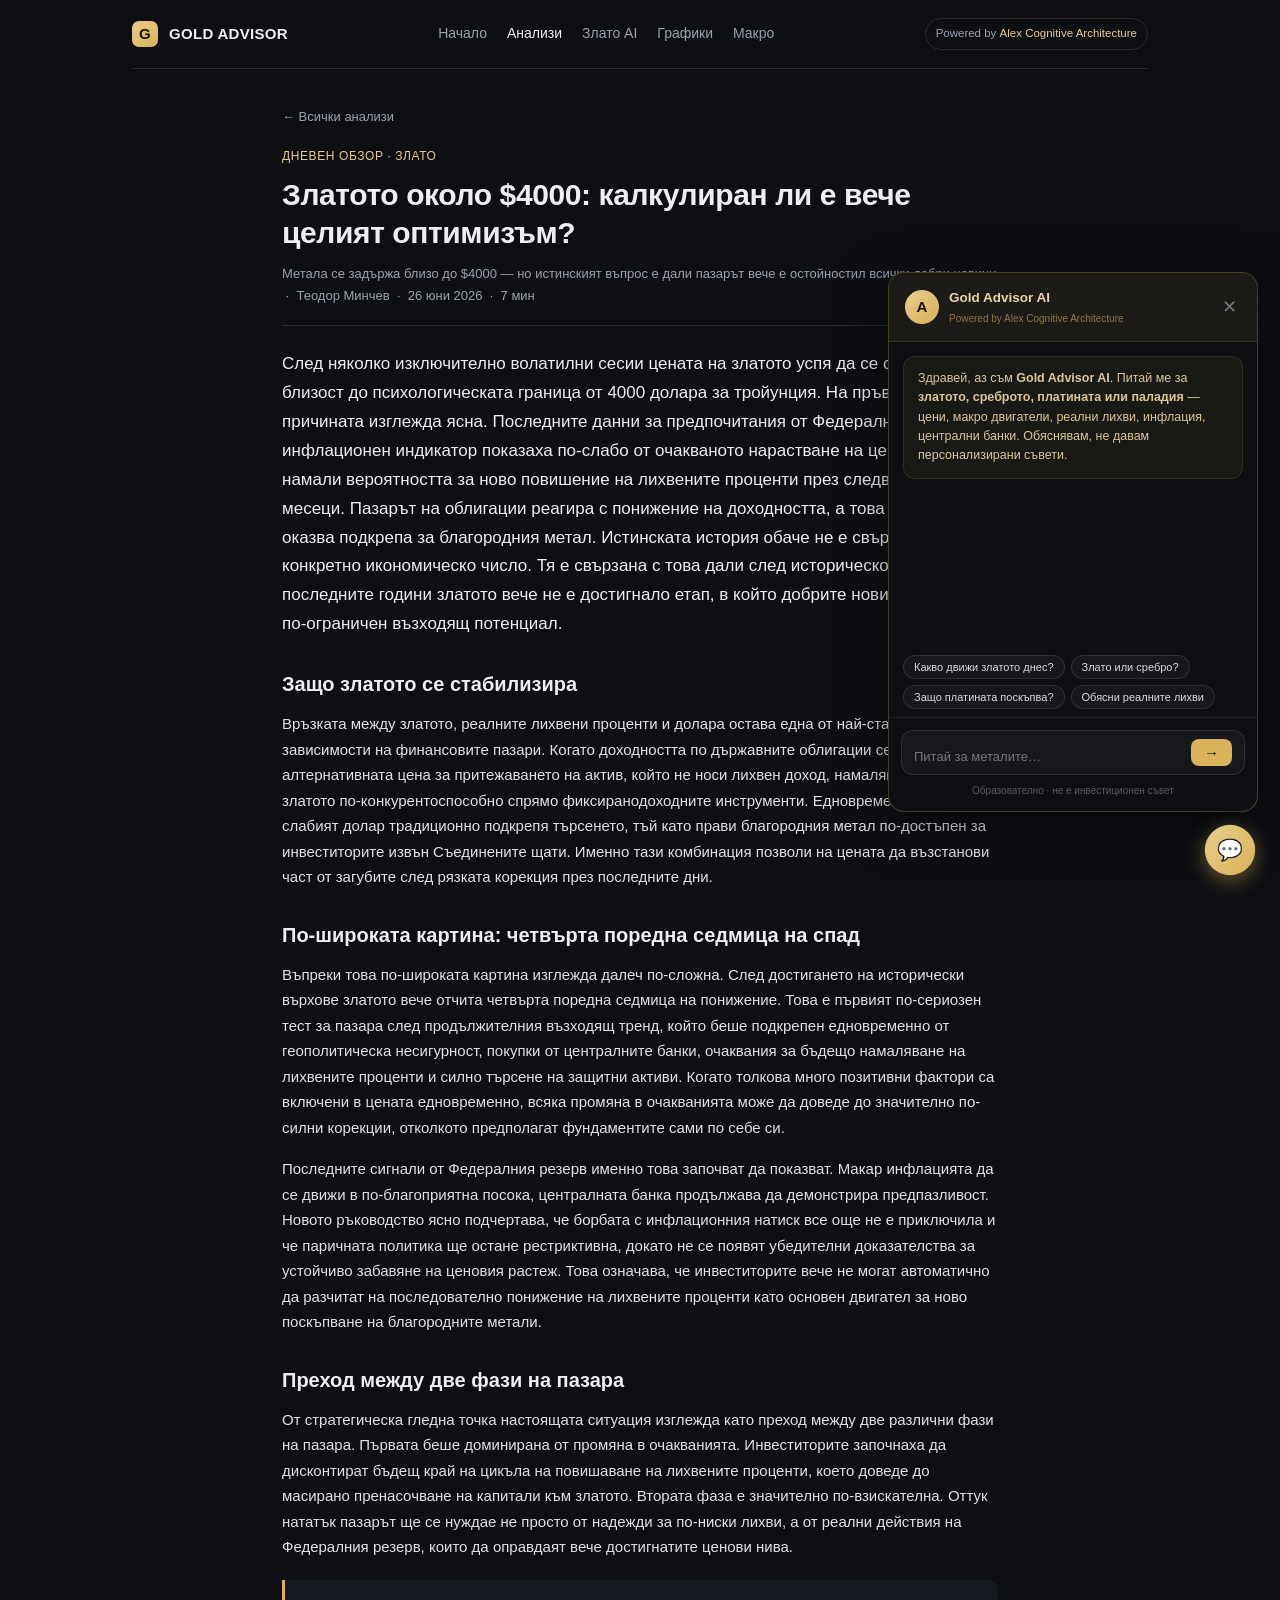
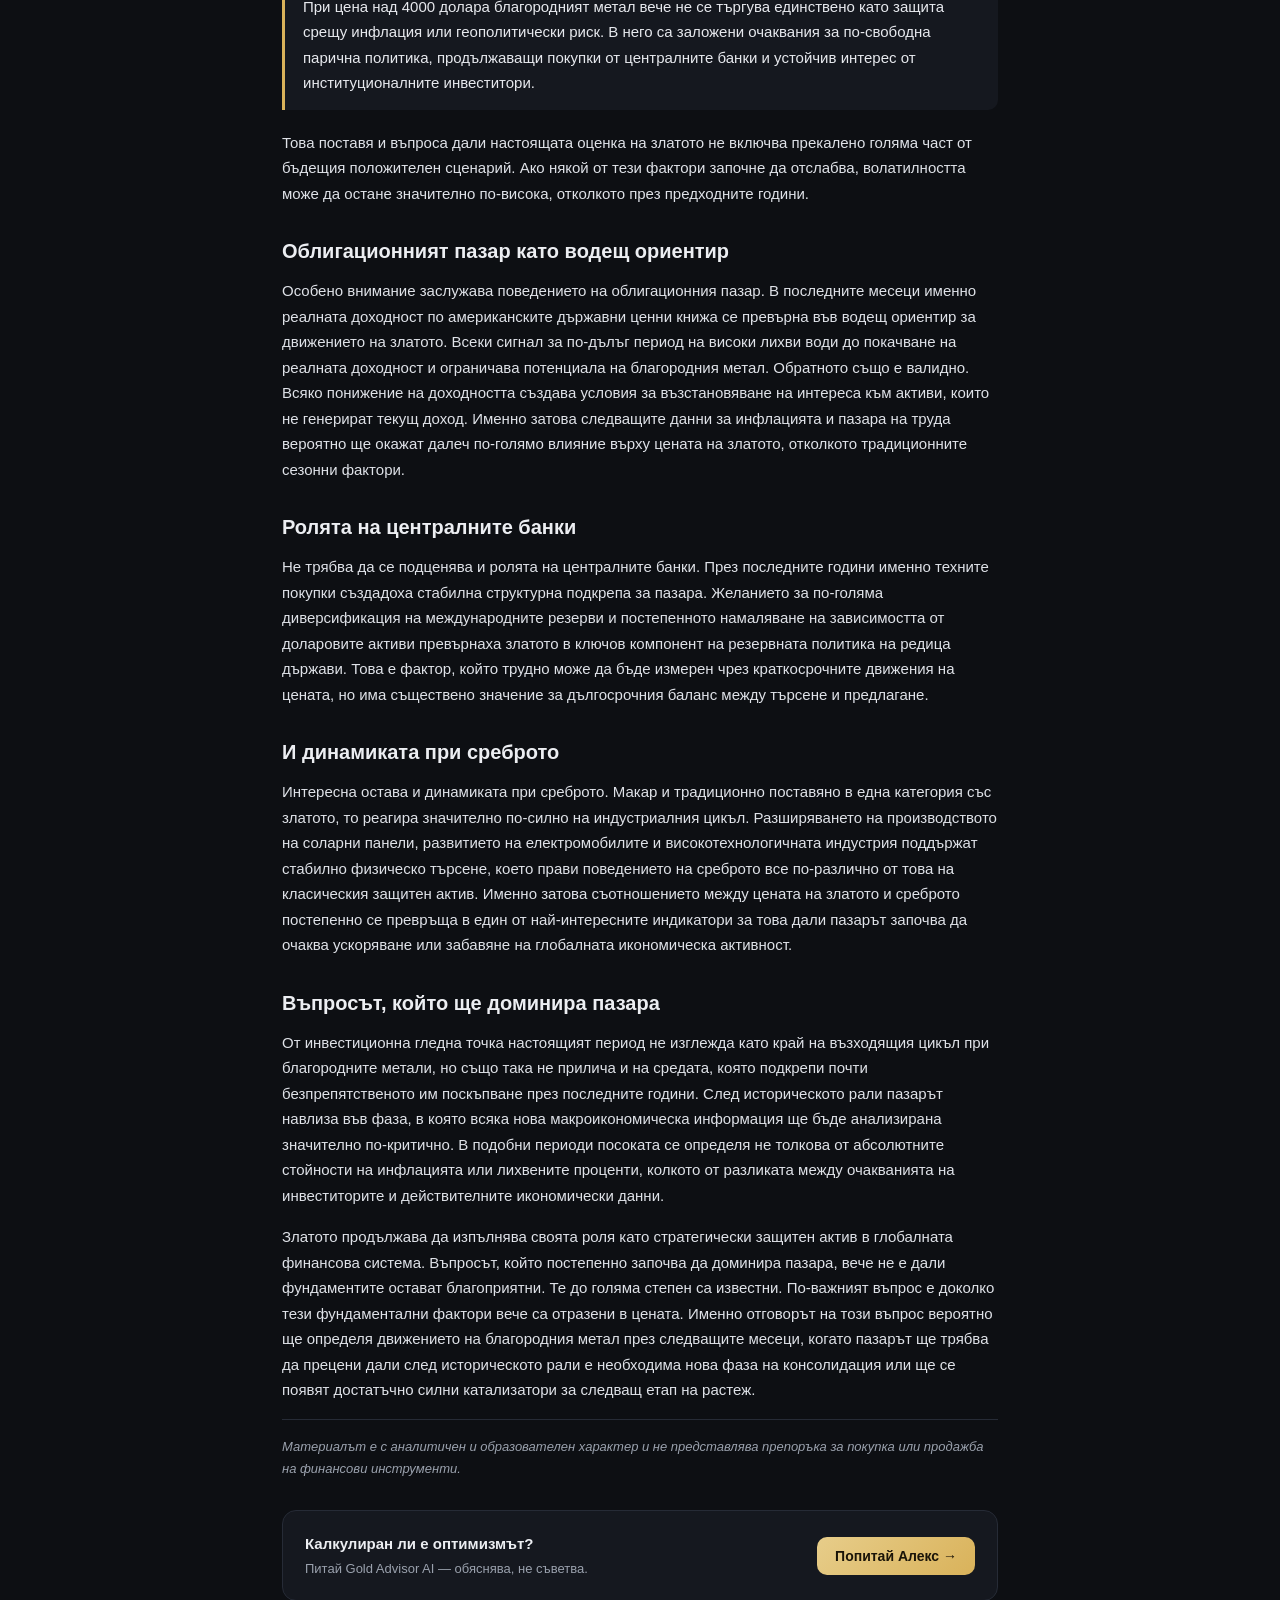
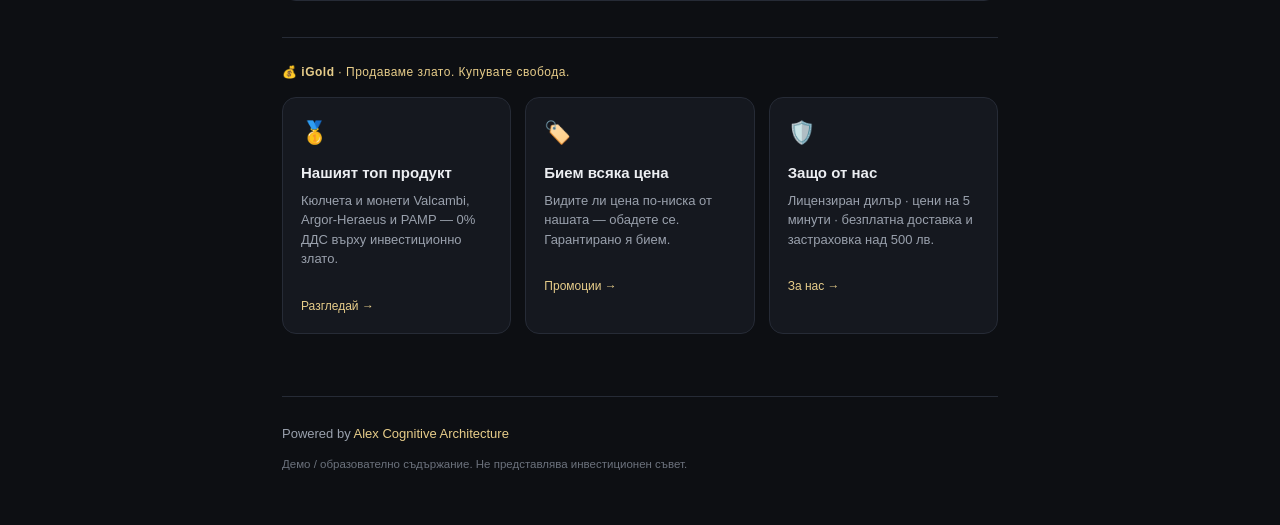
<file: articles/zlato-4000-kalkulirano.html>
<!DOCTYPE html>
<html lang="bg">
<head>
<meta charset="UTF-8">
<meta name="viewport" content="width=device-width, initial-scale=1.0">
<title>Златото около $4000: калкулиран ли е вече оптимизмът? · Gold Advisor</title>
<link rel="stylesheet" href="../assets/style.css">
</head>
<body>
<div class="wrap">
  <div class="top">
    <a class="brand" href="../index.html"><span class="dot">G</span> GOLD ADVISOR</a>
    <div class="nav">
      <a href="../index.html">Начало</a>
      <a href="../blog.html" class="on">Анализи</a>
      <a href="../index.html#ai">Злато AI</a>
      <a href="../index.html#charts">Графики</a>
      <a href="../index.html#macro">Макро</a>
    </div>
    <div class="powered">Powered by <b>Alex Cognitive Architecture</b></div>
  </div>
</div>

<div class="wrap-narrow">
  <article class="article">
    <a class="back" href="../blog.html">← Всички анализи</a>
    <div class="kicker">Дневен обзор · Злато</div>
    <h1>Златото около $4000: калкулиран ли е вече целият оптимизъм?</h1>
    <div class="byline">Метала се задържа близо до $4000 — но истинският въпрос е дали пазарът вече е остойностил всички добри новини &nbsp;·&nbsp; Теодор Минчев &nbsp;·&nbsp; 26 юни 2026 &nbsp;·&nbsp; 7 мин</div>

    <p class="lead">След няколко изключително волатилни сесии цената на златото успя да се стабилизира в близост до психологическата граница от 4000 долара за тройунция. На пръв поглед причината изглежда ясна. Последните данни за предпочитания от Федералния резерв инфлационен индикатор показаха по-слабо от очакваното нарастване на цените, което намали вероятността за ново повишение на лихвените проценти през следващите месеци. Пазарът на облигации реагира с понижение на доходността, а това традиционно оказва подкрепа за благородния метал. Истинската история обаче не е свързана с едно конкретно икономическо число. Тя е свързана с това дали след историческото рали през последните години златото вече не е достигнало етап, в който добрите новини носят все по-ограничен възходящ потенциал.</p>

    <h2>Защо златото се стабилизира</h2>
    <p>Връзката между златото, реалните лихвени проценти и долара остава една от най-стабилните зависимости на финансовите пазари. Когато доходността по държавните облигации се понижава, алтернативната цена за притежаването на актив, който не носи лихвен доход, намалява. Това прави златото по-конкурентоспособно спрямо фиксиранодоходните инструменти. Едновременно с това по-слабият долар традиционно подкрепя търсенето, тъй като прави благородния метал по-достъпен за инвеститорите извън Съединените щати. Именно тази комбинация позволи на цената да възстанови част от загубите след рязката корекция през последните дни.</p>

    <h2>По-широката картина: четвърта поредна седмица на спад</h2>
    <p>Въпреки това по-широката картина изглежда далеч по-сложна. След достигането на исторически върхове златото вече отчита четвърта поредна седмица на понижение. Това е първият по-сериозен тест за пазара след продължителния възходящ тренд, който беше подкрепен едновременно от геополитическа несигурност, покупки от централните банки, очаквания за бъдещо намаляване на лихвените проценти и силно търсене на защитни активи. Когато толкова много позитивни фактори са включени в цената едновременно, всяка промяна в очакванията може да доведе до значително по-силни корекции, отколкото предполагат фундаментите сами по себе си.</p>

    <p>Последните сигнали от Федералния резерв именно това започват да показват. Макар инфлацията да се движи в по-благоприятна посока, централната банка продължава да демонстрира предпазливост. Новото ръководство ясно подчертава, че борбата с инфлационния натиск все още не е приключила и че паричната политика ще остане рестриктивна, докато не се появят убедителни доказателства за устойчиво забавяне на ценовия растеж. Това означава, че инвеститорите вече не могат автоматично да разчитат на последователно понижение на лихвените проценти като основен двигател за ново поскъпване на благородните метали.</p>

    <h2>Преход между две фази на пазара</h2>
    <p>От стратегическа гледна точка настоящата ситуация изглежда като преход между две различни фази на пазара. Първата беше доминирана от промяна в очакванията. Инвеститорите започнаха да дисконтират бъдещ край на цикъла на повишаване на лихвените проценти, което доведе до масирано пренасочване на капитали към златото. Втората фаза е значително по-взискателна. Оттук нататък пазарът ще се нуждае не просто от надежди за по-ниски лихви, а от реални действия на Федералния резерв, които да оправдаят вече достигнатите ценови нива.</p>

    <blockquote>При цена над 4000 долара благородният метал вече не се търгува единствено като защита срещу инфлация или геополитически риск. В него са заложени очаквания за по-свободна парична политика, продължаващи покупки от централните банки и устойчив интерес от институционалните инвеститори.</blockquote>

    <p>Това поставя и въпроса дали настоящата оценка на златото не включва прекалено голяма част от бъдещия положителен сценарий. Ако някой от тези фактори започне да отслабва, волатилността може да остане значително по-висока, отколкото през предходните години.</p>

    <h2>Облигационният пазар като водещ ориентир</h2>
    <p>Особено внимание заслужава поведението на облигационния пазар. В последните месеци именно реалната доходност по американските държавни ценни книжа се превърна във водещ ориентир за движението на златото. Всеки сигнал за по-дълъг период на високи лихви води до покачване на реалната доходност и ограничава потенциала на благородния метал. Обратното също е валидно. Всяко понижение на доходността създава условия за възстановяване на интереса към активи, които не генерират текущ доход. Именно затова следващите данни за инфлацията и пазара на труда вероятно ще окажат далеч по-голямо влияние върху цената на златото, отколкото традиционните сезонни фактори.</p>

    <h2>Ролята на централните банки</h2>
    <p>Не трябва да се подценява и ролята на централните банки. През последните години именно техните покупки създадоха стабилна структурна подкрепа за пазара. Желанието за по-голяма диверсификация на международните резерви и постепенното намаляване на зависимостта от доларовите активи превърнаха златото в ключов компонент на резервната политика на редица държави. Това е фактор, който трудно може да бъде измерен чрез краткосрочните движения на цената, но има съществено значение за дългосрочния баланс между търсене и предлагане.</p>

    <h2>И динамиката при среброто</h2>
    <p>Интересна остава и динамиката при среброто. Макар и традиционно поставяно в една категория със златото, то реагира значително по-силно на индустриалния цикъл. Разширяването на производството на соларни панели, развитието на електромобилите и високотехнологичната индустрия поддържат стабилно физическо търсене, което прави поведението на среброто все по-различно от това на класическия защитен актив. Именно затова съотношението между цената на златото и среброто постепенно се превръща в един от най-интересните индикатори за това дали пазарът започва да очаква ускоряване или забавяне на глобалната икономическа активност.</p>

    <h2>Въпросът, който ще доминира пазара</h2>
    <p>От инвестиционна гледна точка настоящият период не изглежда като край на възходящия цикъл при благородните метали, но също така не прилича и на средата, която подкрепи почти безпрепятственото им поскъпване през последните години. След историческото рали пазарът навлиза във фаза, в която всяка нова макроикономическа информация ще бъде анализирана значително по-критично. В подобни периоди посоката се определя не толкова от абсолютните стойности на инфлацията или лихвените проценти, колкото от разликата между очакванията на инвеститорите и действителните икономически данни.</p>

    <p>Златото продължава да изпълнява своята роля като стратегически защитен актив в глобалната финансова система. Въпросът, който постепенно започва да доминира пазара, вече не е дали фундаментите остават благоприятни. Те до голяма степен са известни. По-важният въпрос е доколко тези фундаментални фактори вече са отразени в цената. Именно отговорът на този въпрос вероятно ще определя движението на благородния метал през следващите месеци, когато пазарът ще трябва да прецени дали след историческото рали е необходима нова фаза на консолидация или ще се появят достатъчно силни катализатори за следващ етап на растеж.</p>

    <p style="color:var(--muted);font-size:13px;font-style:italic;border-top:1px solid var(--line);padding-top:16px">Материалът е с аналитичен и образователен характер и не представлява препоръка за покупка или продажба на финансови инструменти.</p>

    <div class="aicta">
      <div>
        <div class="t">Калкулиран ли е оптимизмът?</div>
        <div class="s">Питай Gold Advisor AI — обяснява, не съветва.</div>
      </div>
      <button class="btn" onclick="window.alexAsk&&window.alexAsk('Обясни ми с прости думи и аналогия защо е важно дали пазарът вече е калкулирал всички добри новини за златото при цена около $4000.')">Попитай Алекс →</button>
    </div>
  </article>

  <footer>
    <div>Powered by <span class="pw">Alex Cognitive Architecture</span></div>
    <div class="disc">Демо / образователно съдържание. Не представлява инвестиционен съвет.</div>
  </footer>
</div>
<script src="../assets/alex-widget.js"></script>
<script src="../assets/igold-offers.js"></script>
</body>
</html>
</file>
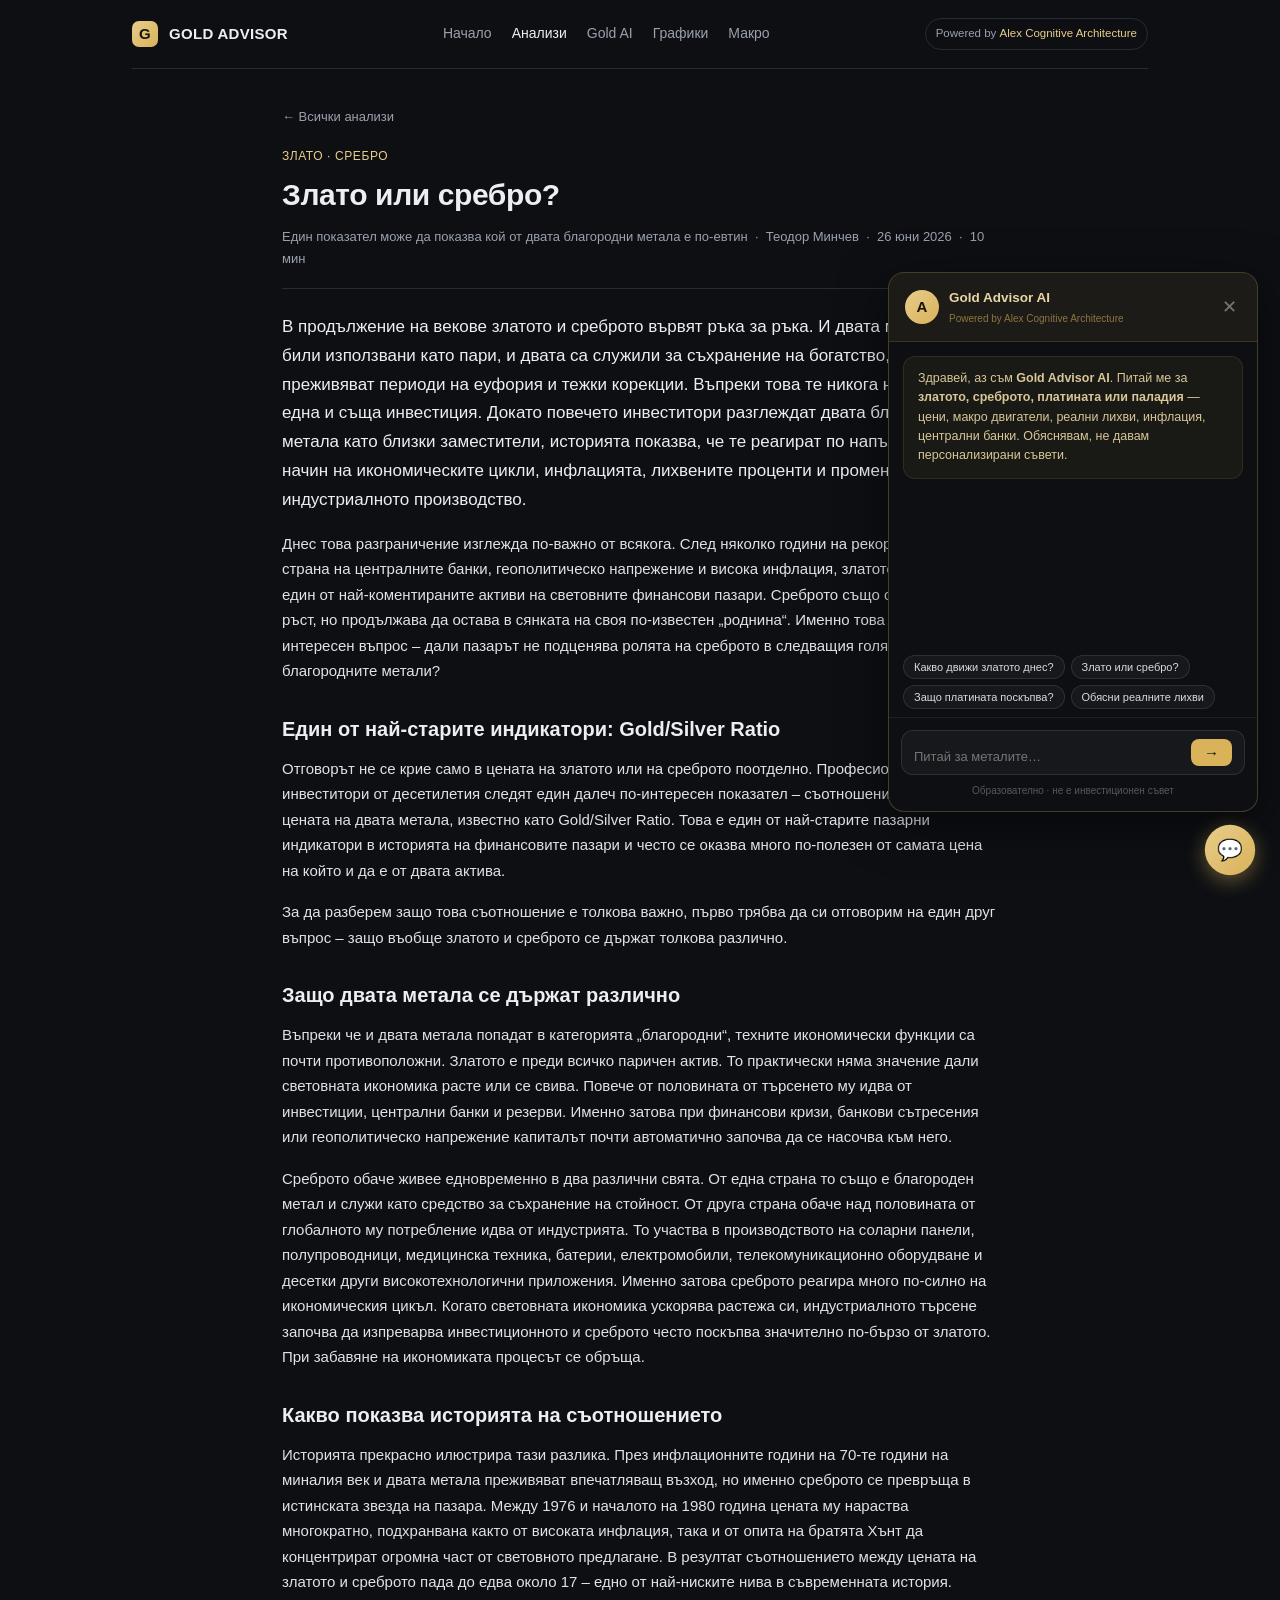
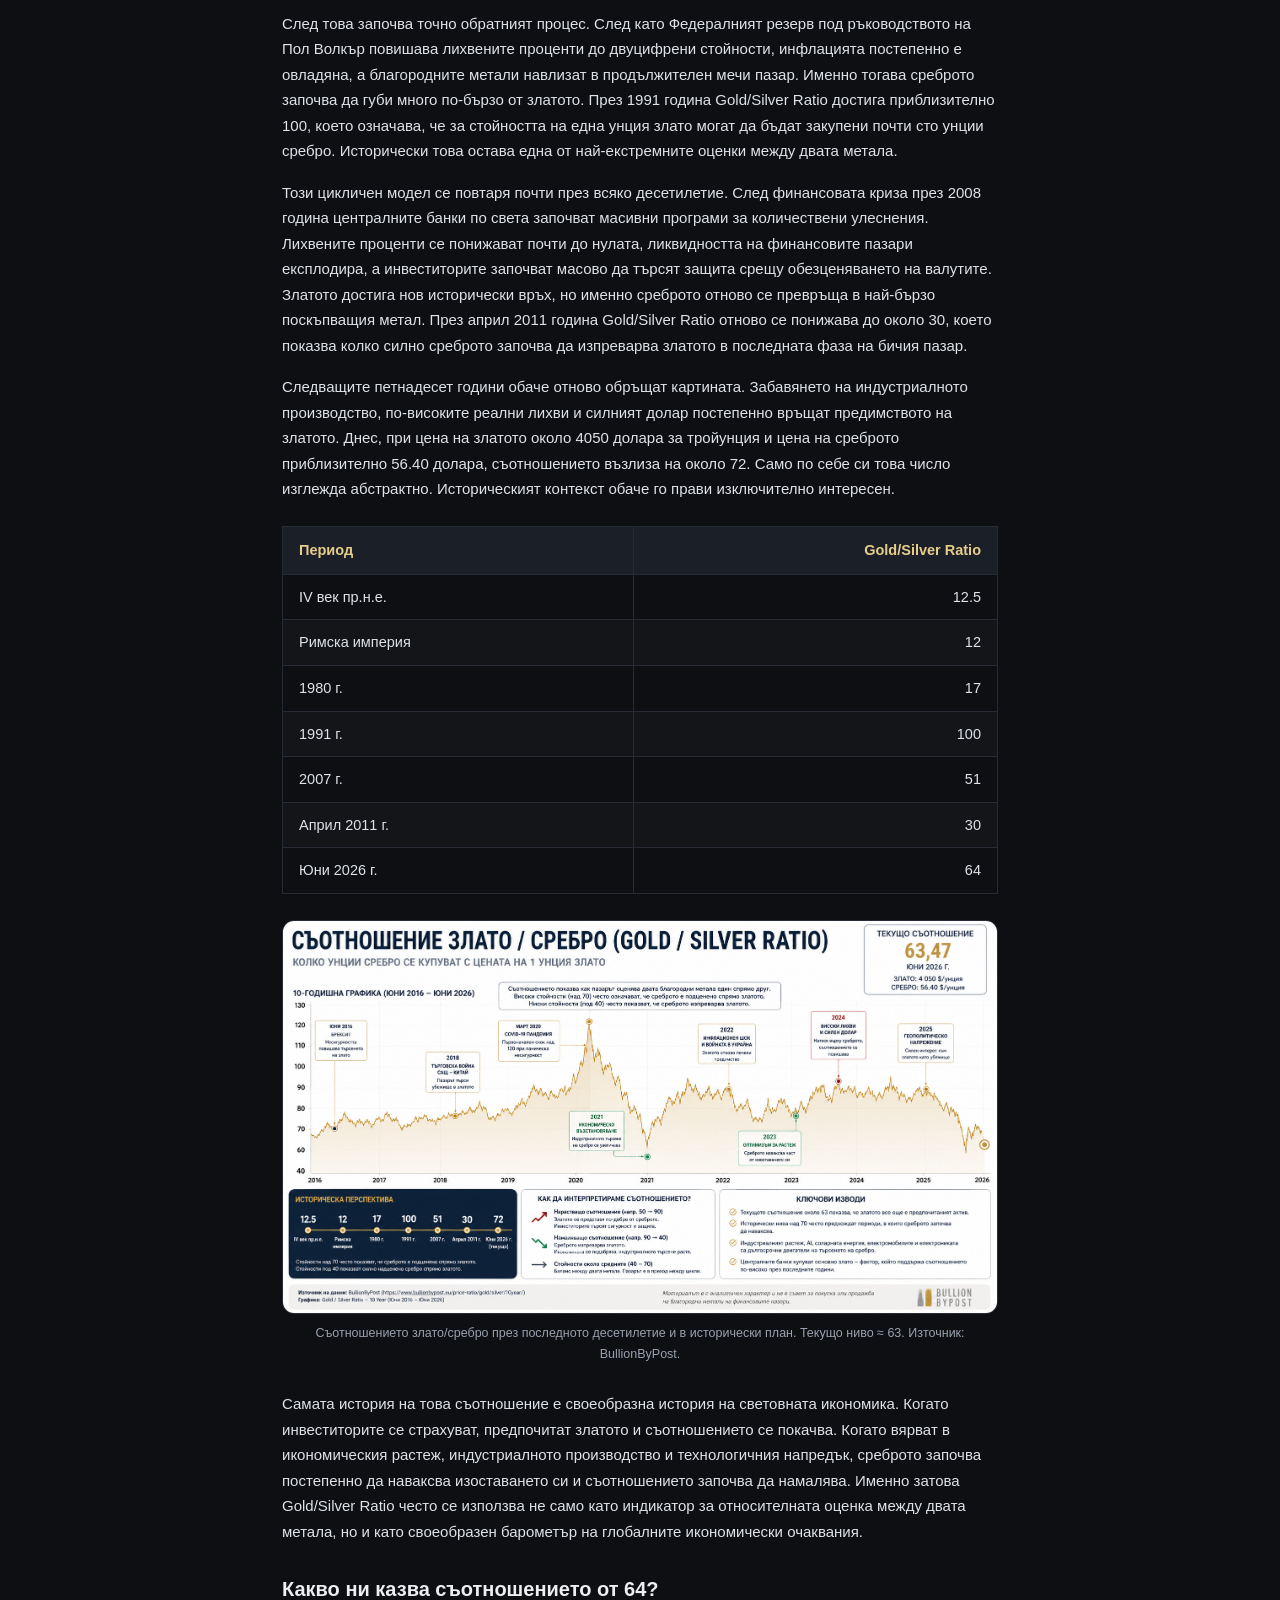
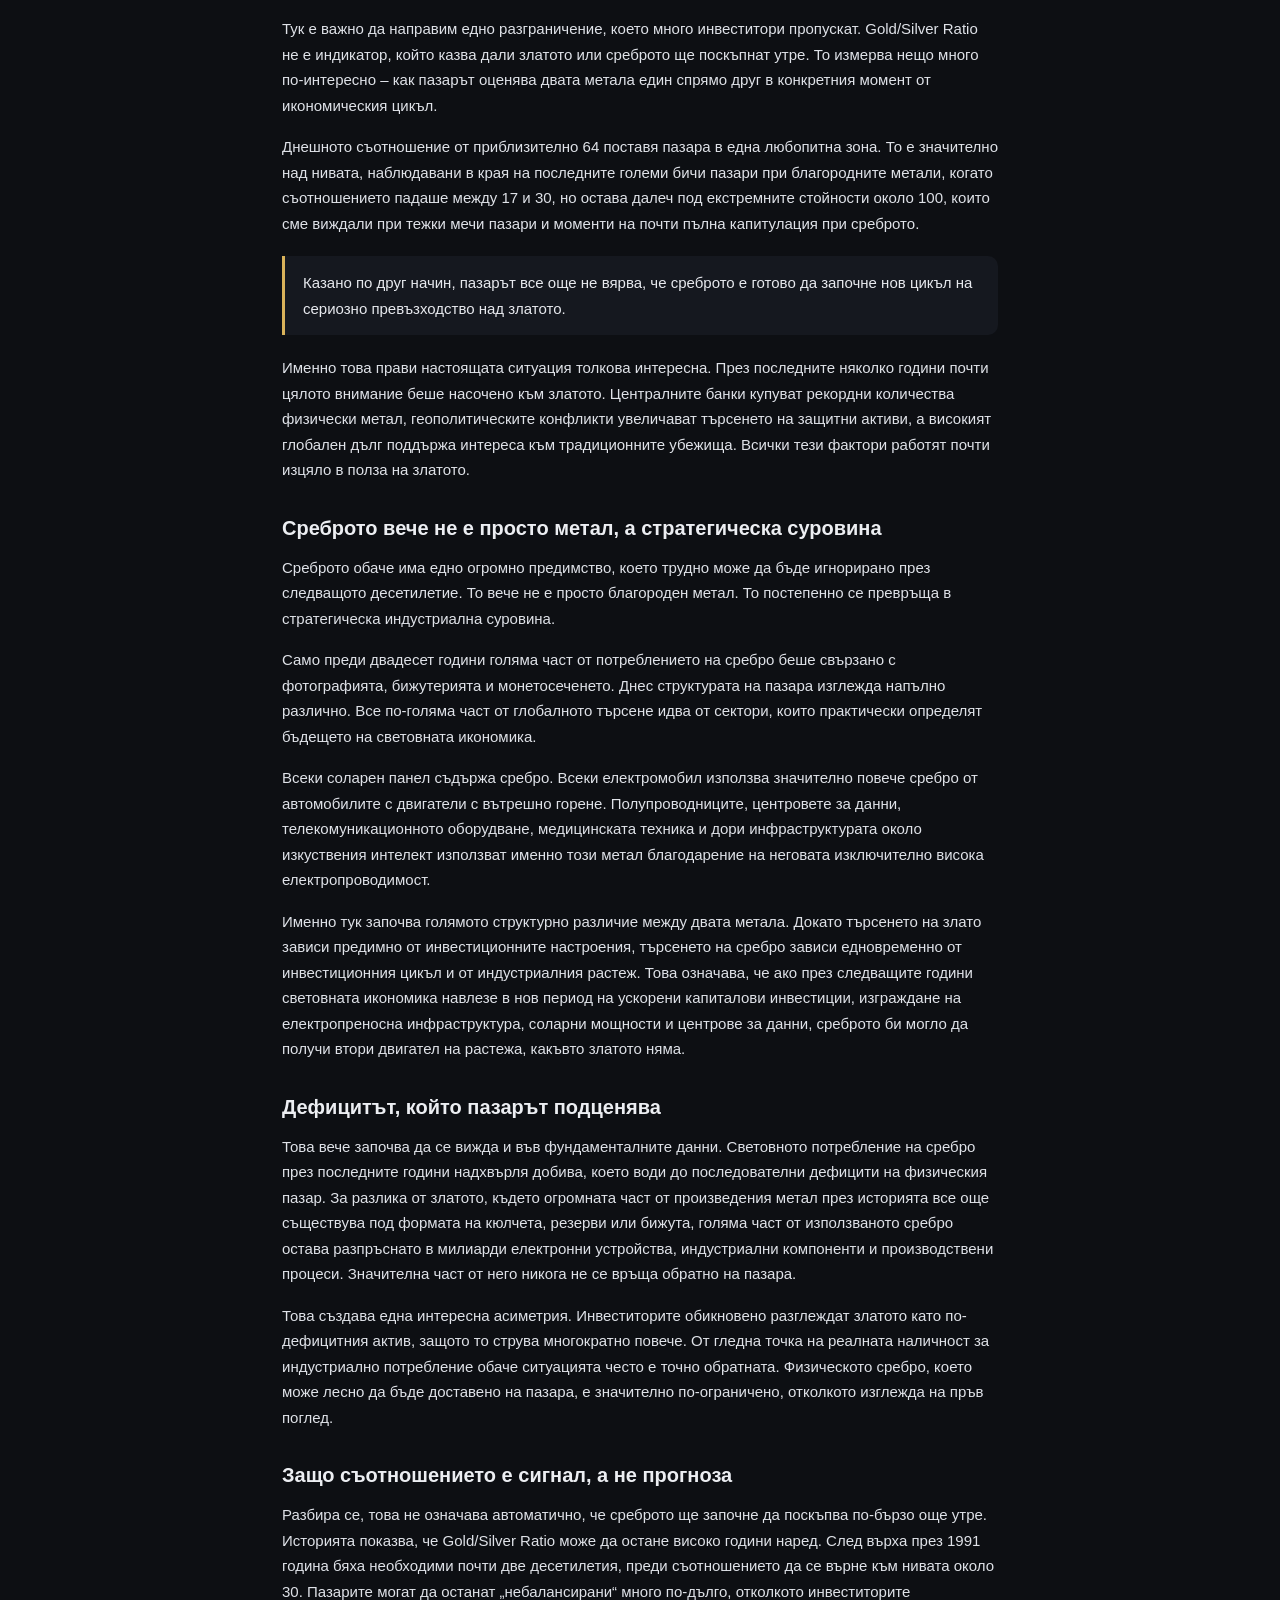
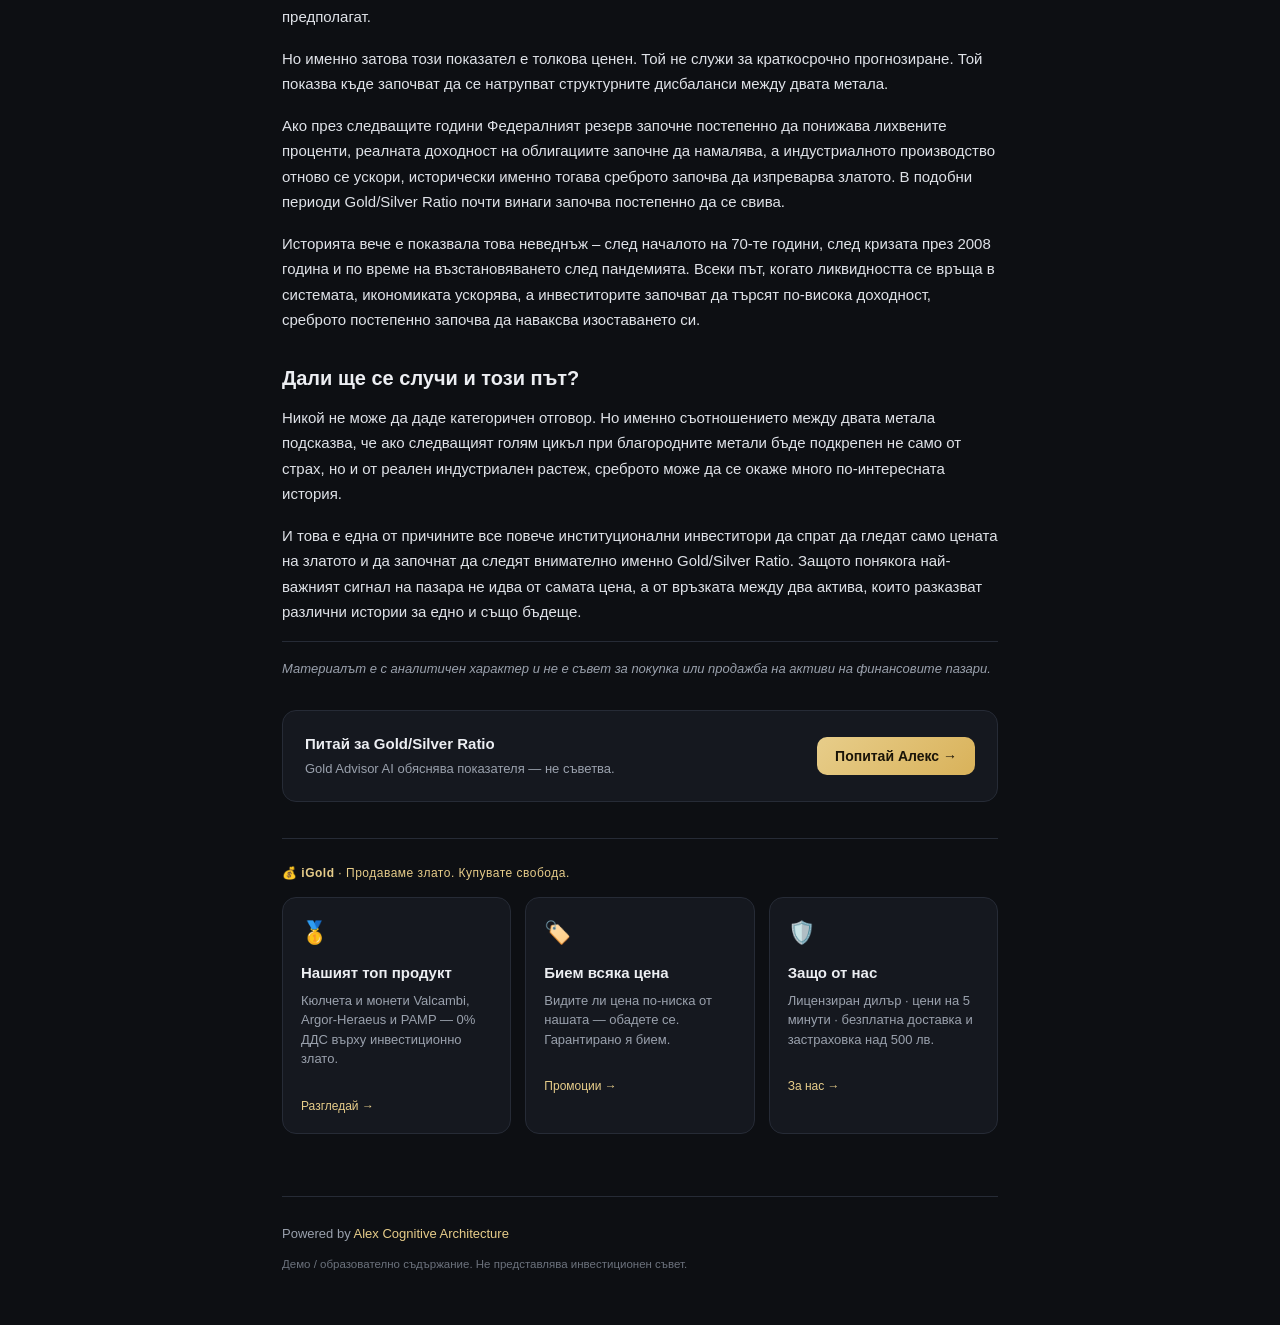
<file: articles/zlato-srebro-ratio.html>
<!DOCTYPE html>
<html lang="bg">
<head>
<meta charset="UTF-8">
<meta name="viewport" content="width=device-width, initial-scale=1.0">
<title>Злато или сребро? Един показател показва кой е по-евтин · Gold Advisor</title>
<link rel="stylesheet" href="../assets/style.css">
</head>
<body>
<div class="wrap">
  <div class="top">
    <a class="brand" href="../index.html"><span class="dot">G</span> GOLD ADVISOR</a>
    <div class="nav">
      <a href="../index.html">Начало</a>
      <a href="../blog.html" class="on">Анализи</a>
      <a href="../index.html#ai">Gold AI</a>
      <a href="../index.html#charts">Графики</a>
      <a href="../index.html#macro">Макро</a>
    </div>
    <div class="powered">Powered by <b>Alex Cognitive Architecture</b></div>
  </div>
</div>

<div class="wrap-narrow">
  <article class="article">
    <a class="back" href="../blog.html">← Всички анализи</a>
    <div class="kicker">Злато · Сребро</div>
    <h1>Злато или сребро?</h1>
    <div class="byline">Един показател може да показва кой от двата благородни метала е по-евтин &nbsp;·&nbsp; Теодор Минчев &nbsp;·&nbsp; 26 юни 2026 &nbsp;·&nbsp; 10 мин</div>

    <p class="lead">В продължение на векове златото и среброто вървят ръка за ръка. И двата метала са били използвани като пари, и двата са служили за съхранение на богатство, и двата преживяват периоди на еуфория и тежки корекции. Въпреки това те никога не са били една и съща инвестиция. Докато повечето инвеститори разглеждат двата благородни метала като близки заместители, историята показва, че те реагират по напълно различен начин на икономическите цикли, инфлацията, лихвените проценти и промените в индустриалното производство.</p>

    <p>Днес това разграничение изглежда по-важно от всякога. След няколко години на рекордни покупки от страна на централните банки, геополитическо напрежение и висока инфлация, златото се превърна в един от най-коментираните активи на световните финансови пазари. Среброто също отбеляза силен ръст, но продължава да остава в сянката на своя по-известен „роднина“. Именно това поставя един интересен въпрос – дали пазарът не подценява ролята на среброто в следващия голям цикъл при благородните метали?</p>

    <h2>Един от най-старите индикатори: Gold/Silver Ratio</h2>
    <p>Отговорът не се крие само в цената на златото или на среброто поотделно. Професионалните инвеститори от десетилетия следят един далеч по-интересен показател – съотношението между цената на двата метала, известно като Gold/Silver Ratio. Това е един от най-старите пазарни индикатори в историята на финансовите пазари и често се оказва много по-полезен от самата цена на който и да е от двата актива.</p>

    <p>За да разберем защо това съотношение е толкова важно, първо трябва да си отговорим на един друг въпрос – защо въобще златото и среброто се държат толкова различно.</p>

    <h2>Защо двата метала се държат различно</h2>
    <p>Въпреки че и двата метала попадат в категорията „благородни“, техните икономически функции са почти противоположни. Златото е преди всичко паричен актив. То практически няма значение дали световната икономика расте или се свива. Повече от половината от търсенето му идва от инвестиции, централни банки и резерви. Именно затова при финансови кризи, банкови сътресения или геополитическо напрежение капиталът почти автоматично започва да се насочва към него.</p>

    <p>Среброто обаче живее едновременно в два различни свята. От една страна то също е благороден метал и служи като средство за съхранение на стойност. От друга страна обаче над половината от глобалното му потребление идва от индустрията. То участва в производството на соларни панели, полупроводници, медицинска техника, батерии, електромобили, телекомуникационно оборудване и десетки други високотехнологични приложения. Именно затова среброто реагира много по-силно на икономическия цикъл. Когато световната икономика ускорява растежа си, индустриалното търсене започва да изпреварва инвестиционното и среброто често поскъпва значително по-бързо от златото. При забавяне на икономиката процесът се обръща.</p>

    <h2>Какво показва историята на съотношението</h2>
    <p>Историята прекрасно илюстрира тази разлика. През инфлационните години на 70-те години на миналия век и двата метала преживяват впечатляващ възход, но именно среброто се превръща в истинската звезда на пазара. Между 1976 и началото на 1980 година цената му нараства многократно, подхранвана както от високата инфлация, така и от опита на братята Хънт да концентрират огромна част от световното предлагане. В резултат съотношението между цената на златото и среброто пада до едва около 17 – едно от най-ниските нива в съвременната история.</p>

    <p>След това започва точно обратният процес. След като Федералният резерв под ръководството на Пол Волкър повишава лихвените проценти до двуцифрени стойности, инфлацията постепенно е овладяна, а благородните метали навлизат в продължителен мечи пазар. Именно тогава среброто започва да губи много по-бързо от златото. През 1991 година Gold/Silver Ratio достига приблизително 100, което означава, че за стойността на една унция злато могат да бъдат закупени почти сто унции сребро. Исторически това остава една от най-екстремните оценки между двата метала.</p>

    <p>Този цикличен модел се повтаря почти през всяко десетилетие. След финансовата криза през 2008 година централните банки по света започват масивни програми за количествени улеснения. Лихвените проценти се понижават почти до нулата, ликвидността на финансовите пазари експлодира, а инвеститорите започват масово да търсят защита срещу обезценяването на валутите. Златото достига нов исторически връх, но именно среброто отново се превръща в най-бързо поскъпващия метал. През април 2011 година Gold/Silver Ratio отново се понижава до около 30, което показва колко силно среброто започва да изпреварва златото в последната фаза на бичия пазар.</p>

    <p>Следващите петнадесет години обаче отново обръщат картината. Забавянето на индустриалното производство, по-високите реални лихви и силният долар постепенно връщат предимството на златото. Днес, при цена на златото около 4050 долара за тройунция и цена на среброто приблизително 56.40 долара, съотношението възлиза на около 72. Само по себе си това число изглежда абстрактно. Историческият контекст обаче го прави изключително интересен.</p>

    <table>
      <thead><tr><th>Период</th><th>Gold/Silver Ratio</th></tr></thead>
      <tbody>
        <tr><td>IV век пр.н.е.</td><td>12.5</td></tr>
        <tr><td>Римска империя</td><td>12</td></tr>
        <tr><td>1980 г.</td><td>17</td></tr>
        <tr><td>1991 г.</td><td>100</td></tr>
        <tr><td>2007 г.</td><td>51</td></tr>
        <tr><td>Април 2011 г.</td><td>30</td></tr>
        <tr><td>Юни 2026 г.</td><td>64</td></tr>
      </tbody>
    </table>

    <figure class="figure">
      <img src="../assets/img/gold-silver-ratio.png" alt="Съотношение злато/сребро (Gold/Silver Ratio), 10-годишна графика юни 2016 – юни 2026, с историческа перспектива и ключови изводи.">
      <figcaption>Съотношението злато/сребро през последното десетилетие и в исторически план. Текущо ниво ≈ 63. Източник: BullionByPost.</figcaption>
    </figure>

    <p>Самата история на това съотношение е своеобразна история на световната икономика. Когато инвеститорите се страхуват, предпочитат златото и съотношението се покачва. Когато вярват в икономическия растеж, индустриалното производство и технологичния напредък, среброто започва постепенно да наваксва изоставането си и съотношението започва да намалява. Именно затова Gold/Silver Ratio често се използва не само като индикатор за относителната оценка между двата метала, но и като своеобразен барометър на глобалните икономически очаквания.</p>

    <h2>Какво ни казва съотношението от 64?</h2>
    <p>Тук е важно да направим едно разграничение, което много инвеститори пропускат. Gold/Silver Ratio не е индикатор, който казва дали златото или среброто ще поскъпнат утре. То измерва нещо много по-интересно – как пазарът оценява двата метала един спрямо друг в конкретния момент от икономическия цикъл.</p>

    <p>Днешното съотношение от приблизително 64 поставя пазара в една любопитна зона. То е значително над нивата, наблюдавани в края на последните големи бичи пазари при благородните метали, когато съотношението падаше между 17 и 30, но остава далеч под екстремните стойности около 100, които сме виждали при тежки мечи пазари и моменти на почти пълна капитулация при среброто.</p>

    <blockquote>Казано по друг начин, пазарът все още не вярва, че среброто е готово да започне нов цикъл на сериозно превъзходство над златото.</blockquote>

    <p>Именно това прави настоящата ситуация толкова интересна. През последните няколко години почти цялото внимание беше насочено към златото. Централните банки купуват рекордни количества физически метал, геополитическите конфликти увеличават търсенето на защитни активи, а високият глобален дълг поддържа интереса към традиционните убежища. Всички тези фактори работят почти изцяло в полза на златото.</p>

    <h2>Среброто вече не е просто метал, а стратегическа суровина</h2>
    <p>Среброто обаче има едно огромно предимство, което трудно може да бъде игнорирано през следващото десетилетие. То вече не е просто благороден метал. То постепенно се превръща в стратегическа индустриална суровина.</p>

    <p>Само преди двадесет години голяма част от потреблението на сребро беше свързано с фотографията, бижутерията и монетосеченето. Днес структурата на пазара изглежда напълно различно. Все по-голяма част от глобалното търсене идва от сектори, които практически определят бъдещето на световната икономика.</p>

    <p>Всеки соларен панел съдържа сребро. Всеки електромобил използва значително повече сребро от автомобилите с двигатели с вътрешно горене. Полупроводниците, центровете за данни, телекомуникационното оборудване, медицинската техника и дори инфраструктурата около изкуствения интелект използват именно този метал благодарение на неговата изключително висока електропроводимост.</p>

    <p>Именно тук започва голямото структурно различие между двата метала. Докато търсенето на злато зависи предимно от инвестиционните настроения, търсенето на сребро зависи едновременно от инвестиционния цикъл и от индустриалния растеж. Това означава, че ако през следващите години световната икономика навлезе в нов период на ускорени капиталови инвестиции, изграждане на електропреносна инфраструктура, соларни мощности и центрове за данни, среброто би могло да получи втори двигател на растежа, какъвто златото няма.</p>

    <h2>Дефицитът, който пазарът подценява</h2>
    <p>Това вече започва да се вижда и във фундаменталните данни. Световното потребление на сребро през последните години надхвърля добива, което води до последователни дефицити на физическия пазар. За разлика от златото, където огромната част от произведения метал през историята все още съществува под формата на кюлчета, резерви или бижута, голяма част от използваното сребро остава разпръснато в милиарди електронни устройства, индустриални компоненти и производствени процеси. Значителна част от него никога не се връща обратно на пазара.</p>

    <p>Това създава една интересна асиметрия. Инвеститорите обикновено разглеждат златото като по-дефицитния актив, защото то струва многократно повече. От гледна точка на реалната наличност за индустриално потребление обаче ситуацията често е точно обратната. Физическото сребро, което може лесно да бъде доставено на пазара, е значително по-ограничено, отколкото изглежда на пръв поглед.</p>

    <h2>Защо съотношението е сигнал, а не прогноза</h2>
    <p>Разбира се, това не означава автоматично, че среброто ще започне да поскъпва по-бързо още утре. Историята показва, че Gold/Silver Ratio може да остане високо години наред. След върха през 1991 година бяха необходими почти две десетилетия, преди съотношението да се върне към нивата около 30. Пазарите могат да останат „небалансирани“ много по-дълго, отколкото инвеститорите предполагат.</p>

    <p>Но именно затова този показател е толкова ценен. Той не служи за краткосрочно прогнозиране. Той показва къде започват да се натрупват структурните дисбаланси между двата метала.</p>

    <p>Ако през следващите години Федералният резерв започне постепенно да понижава лихвените проценти, реалната доходност на облигациите започне да намалява, а индустриалното производство отново се ускори, исторически именно тогава среброто започва да изпреварва златото. В подобни периоди Gold/Silver Ratio почти винаги започва постепенно да се свива.</p>

    <p>Историята вече е показвала това неведнъж – след началото на 70-те години, след кризата през 2008 година и по време на възстановяването след пандемията. Всеки път, когато ликвидността се връща в системата, икономиката ускорява, а инвеститорите започват да търсят по-висока доходност, среброто постепенно започва да наваксва изоставането си.</p>

    <h2>Дали ще се случи и този път?</h2>
    <p>Никой не може да даде категоричен отговор. Но именно съотношението между двата метала подсказва, че ако следващият голям цикъл при благородните метали бъде подкрепен не само от страх, но и от реален индустриален растеж, среброто може да се окаже много по-интересната история.</p>

    <p>И това е една от причините все повече институционални инвеститори да спрат да гледат само цената на златото и да започнат да следят внимателно именно Gold/Silver Ratio. Защото понякога най-важният сигнал на пазара не идва от самата цена, а от връзката между два актива, които разказват различни истории за едно и също бъдеще.</p>

    <p style="color:var(--muted);font-size:13px;font-style:italic;border-top:1px solid var(--line);padding-top:16px">Материалът е с аналитичен характер и не е съвет за покупка или продажба на активи на финансовите пазари.</p>

    <div class="aicta">
      <div>
        <div class="t">Питай за Gold/Silver Ratio</div>
        <div class="s">Gold Advisor AI обяснява показателя — не съветва.</div>
      </div>
      <button class="btn" onclick="window.alexAsk&&window.alexAsk('Обясни ми с прост пример и аналогия какво е Gold/Silver Ratio и какво означава стойност около 64 за избора между злато и сребро.')">Попитай Алекс →</button>
    </div>
  </article>

  <footer>
    <div>Powered by <span class="pw">Alex Cognitive Architecture</span></div>
    <div class="disc">Демо / образователно съдържание. Не представлява инвестиционен съвет.</div>
  </footer>
</div>
<script src="../assets/alex-widget.js"></script>
<script src="../assets/igold-offers.js"></script>
</body>
</html>
</file>
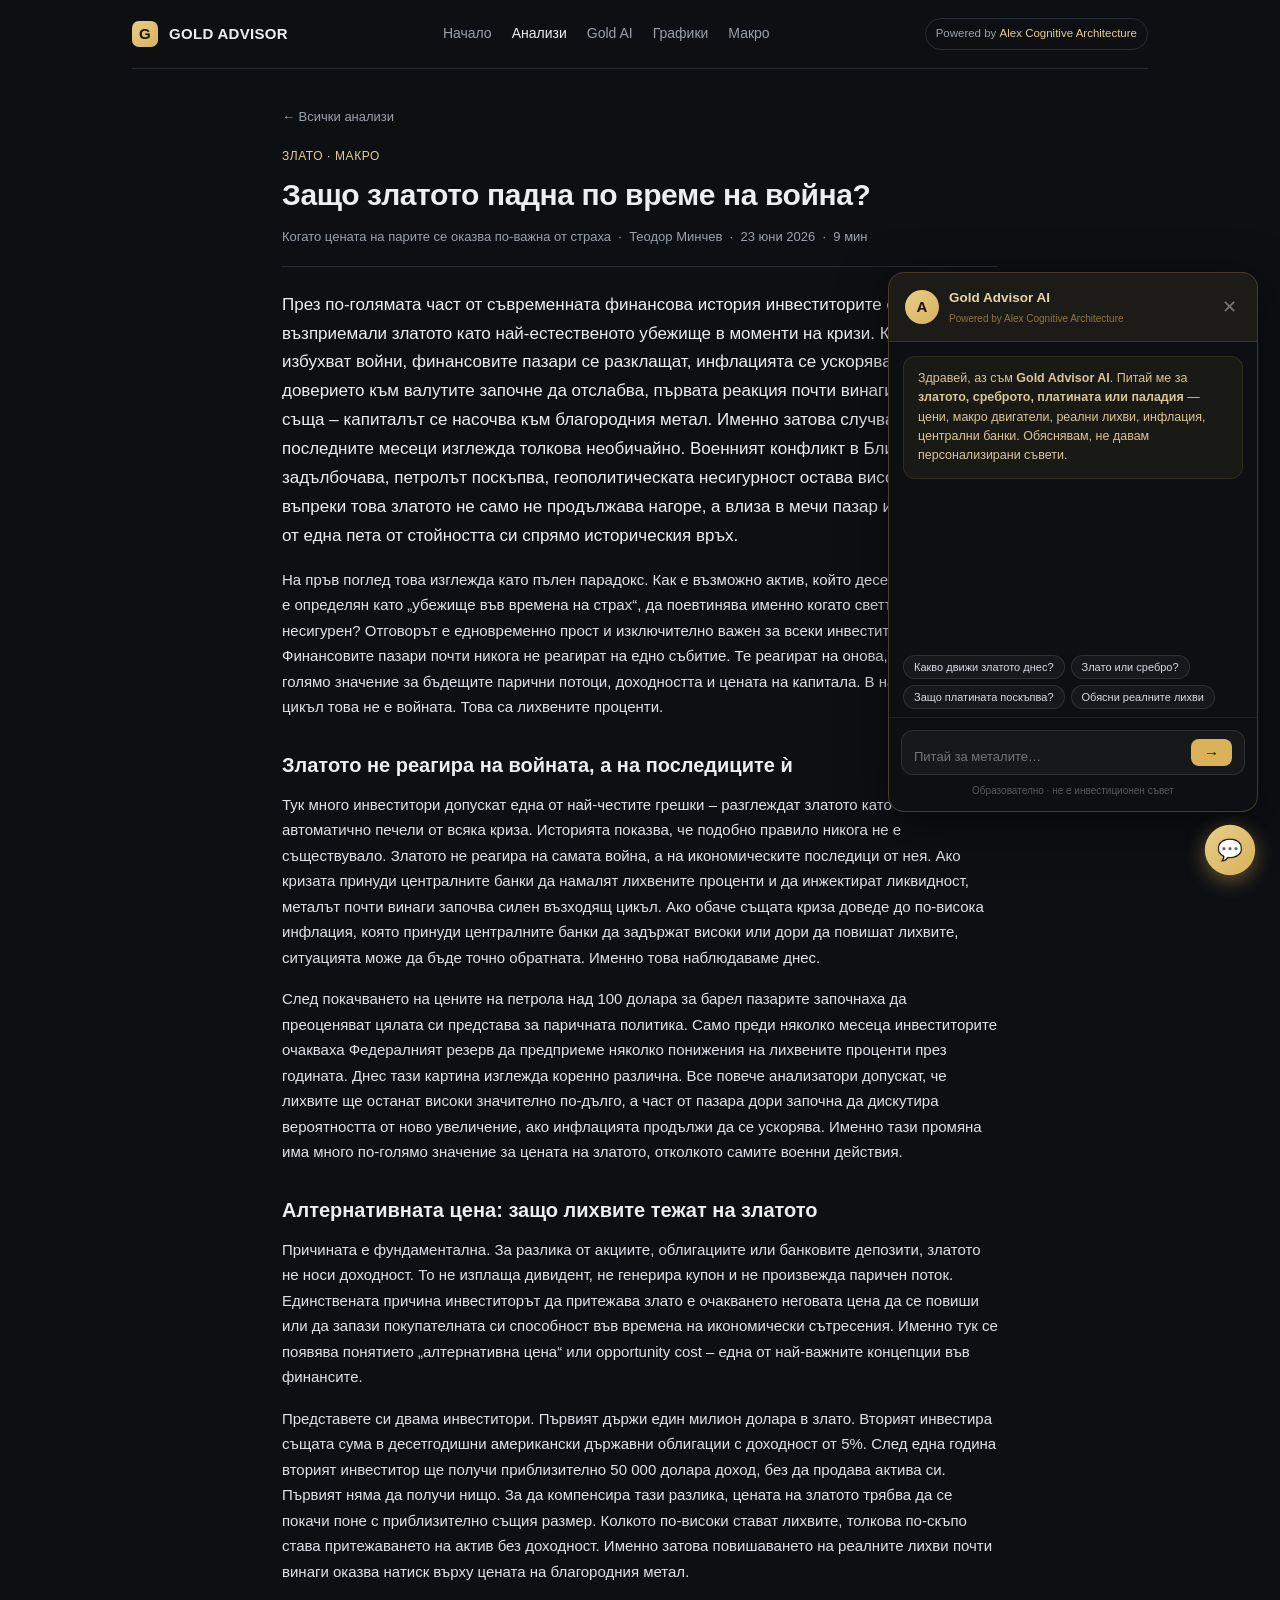
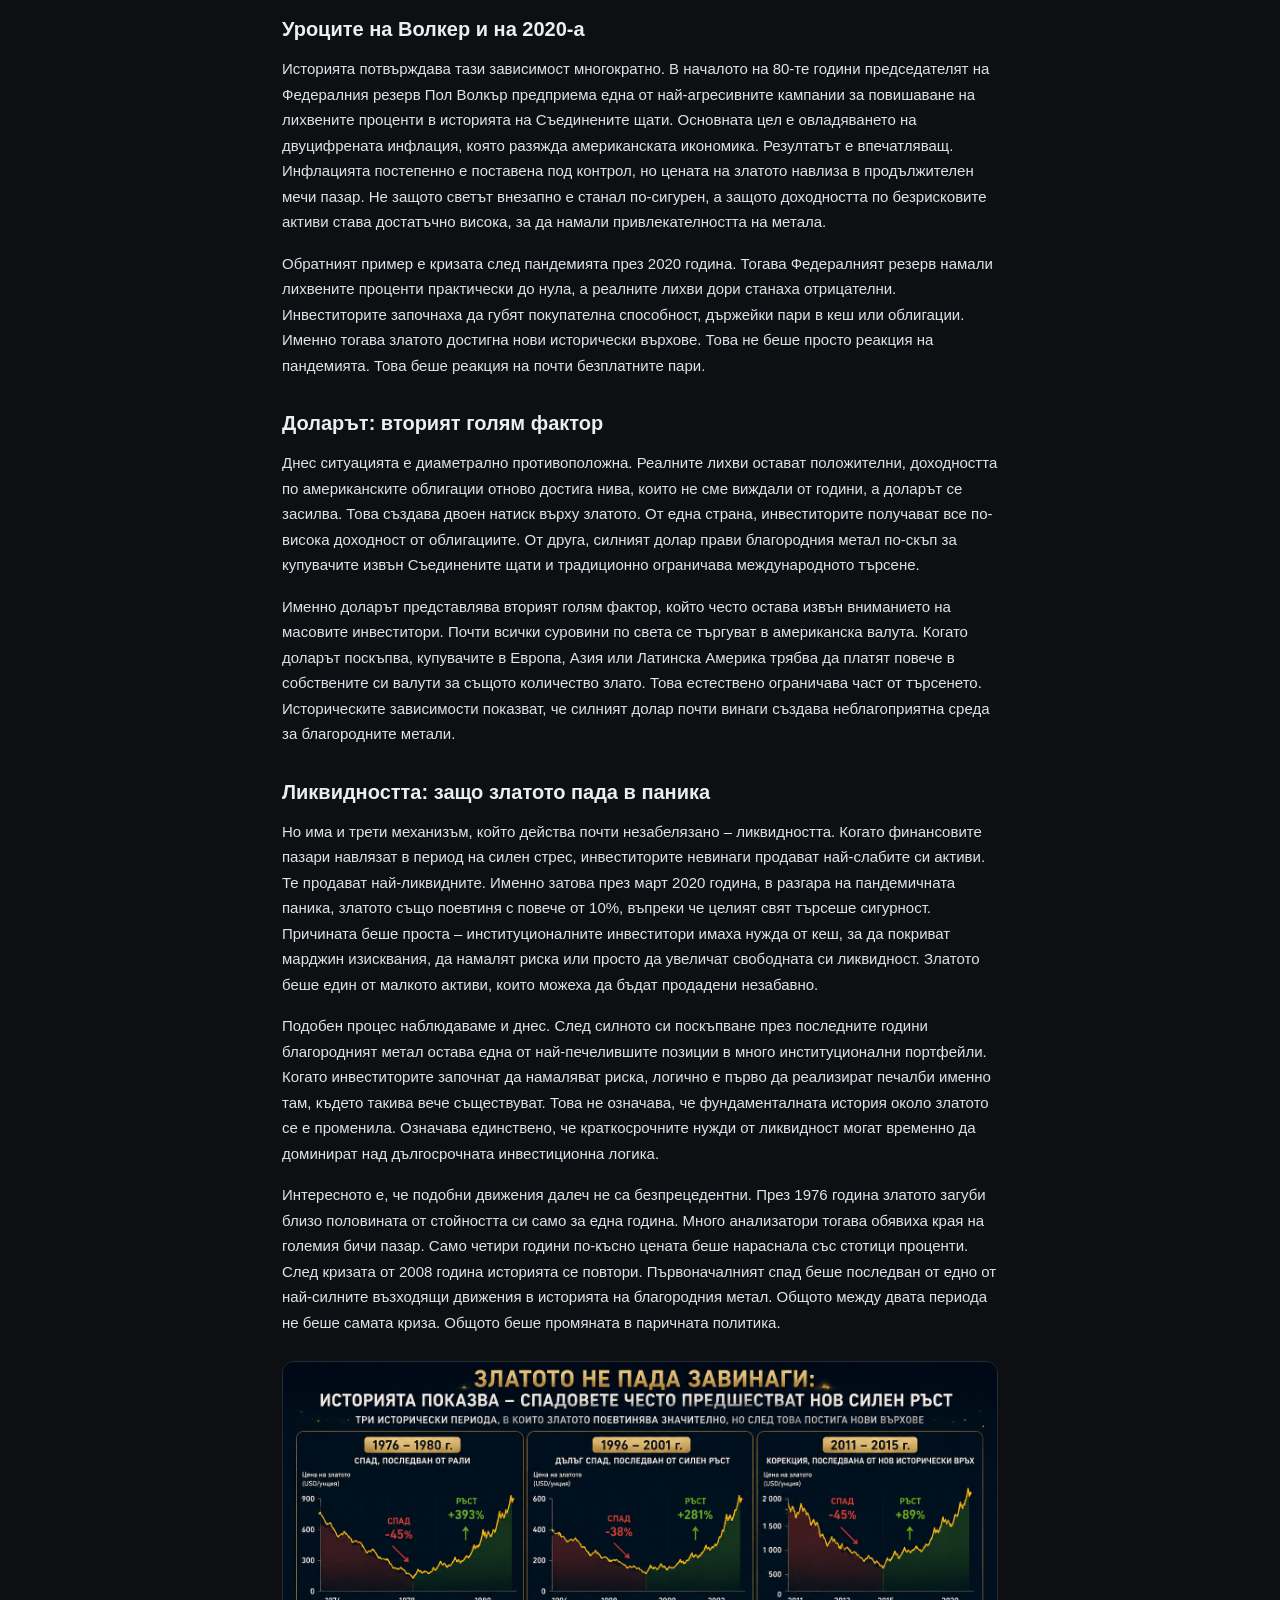
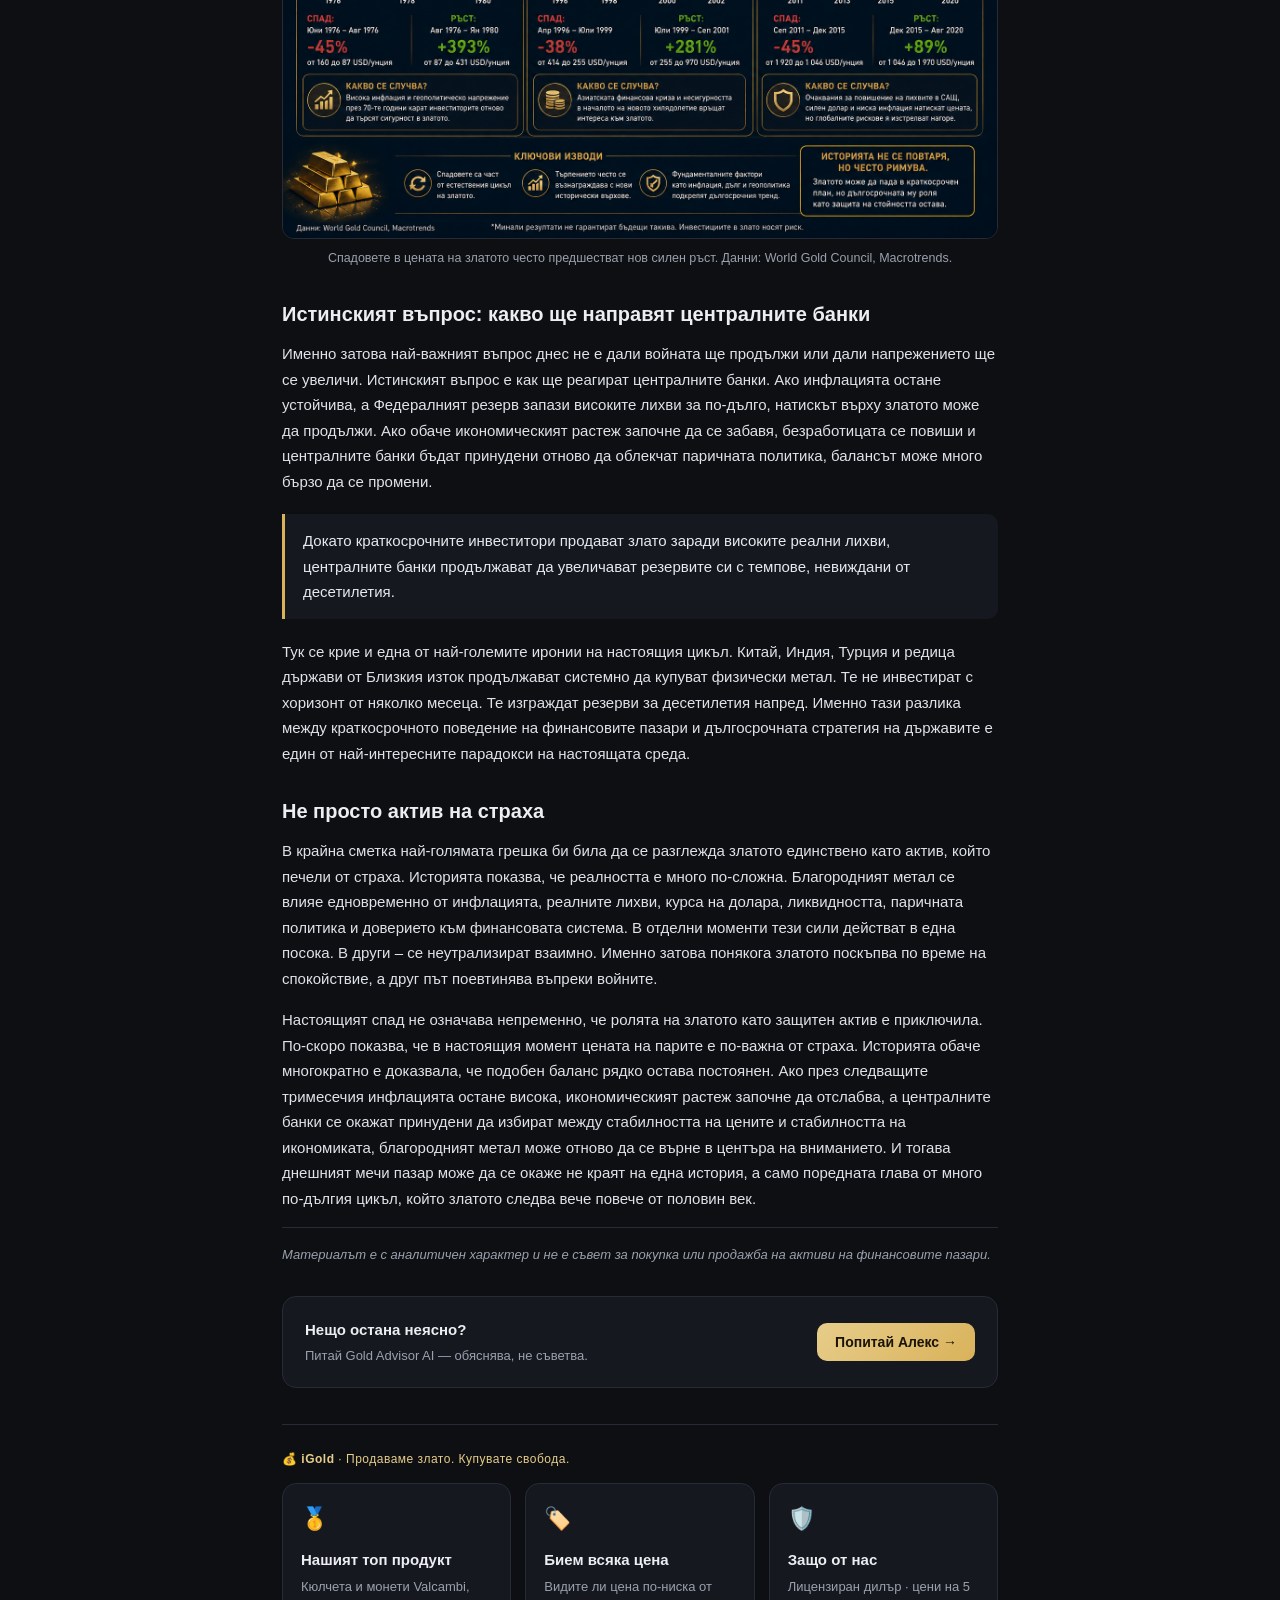
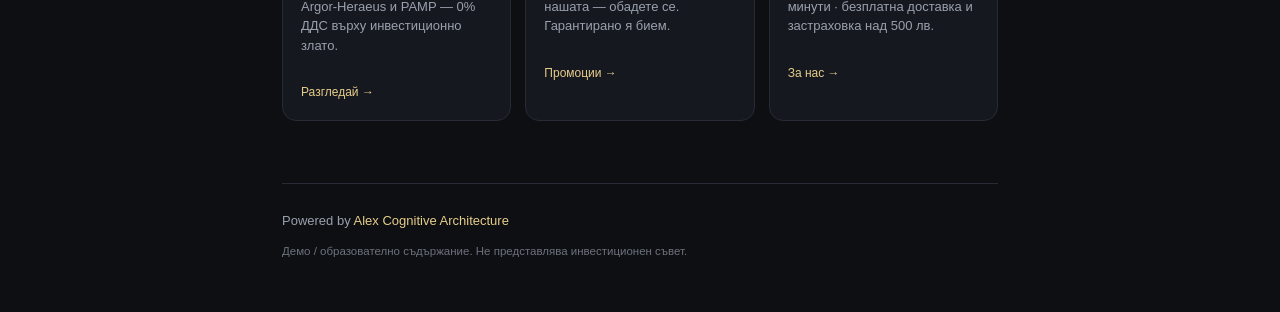
<file: articles/zlato-voina-lihvi.html>
<!DOCTYPE html>
<html lang="bg">
<head>
<meta charset="UTF-8">
<meta name="viewport" content="width=device-width, initial-scale=1.0">
<title>Защо златото падна по време на война? · Gold Advisor</title>
<link rel="stylesheet" href="../assets/style.css">
</head>
<body>
<div class="wrap">

  <div class="top">
    <a class="brand" href="../index.html"><span class="dot">G</span> GOLD ADVISOR</a>
    <div class="nav">
      <a href="../index.html">Начало</a>
      <a href="../blog.html" class="on">Анализи</a>
      <a href="../index.html#ai">Gold AI</a>
      <a href="../index.html#charts">Графики</a>
      <a href="../index.html#macro">Макро</a>
    </div>
    <div class="powered">Powered by <b>Alex Cognitive Architecture</b></div>
  </div>
</div>

<div class="wrap-narrow">
  <article class="article">
    <a class="back" href="../blog.html">← Всички анализи</a>
    <div class="kicker">Злато · Макро</div>
    <h1>Защо златото падна по време на война?</h1>
    <div class="byline">Когато цената на парите се оказва по-важна от страха &nbsp;·&nbsp; Теодор Минчев &nbsp;·&nbsp; 23 юни 2026 &nbsp;·&nbsp; 9 мин</div>

    <p class="lead">През по-голямата част от съвременната финансова история инвеститорите са възприемали златото като най-естественото убежище в моменти на кризи. Когато избухват войни, финансовите пазари се разклащат, инфлацията се ускорява или доверието към валутите започне да отслабва, първата реакция почти винаги е една и съща – капиталът се насочва към благородния метал. Именно затова случващото се през последните месеци изглежда толкова необичайно. Военният конфликт в Близкия изток се задълбочава, петролът поскъпва, геополитическата несигурност остава висока, а въпреки това златото не само не продължава нагоре, а влиза в мечи пазар и губи повече от една пета от стойността си спрямо историческия връх.</p>

    <p>На пръв поглед това изглежда като пълен парадокс. Как е възможно актив, който десетилетия наред е определян като „убежище във времена на страх“, да поевтинява именно когато светът изглежда по-несигурен? Отговорът е едновременно прост и изключително важен за всеки инвеститор. Финансовите пазари почти никога не реагират на едно събитие. Те реагират на онова, което има най-голямо значение за бъдещите парични потоци, доходността и цената на капитала. В настоящия цикъл това не е войната. Това са лихвените проценти.</p>

    <h2>Златото не реагира на войната, а на последиците ѝ</h2>
    <p>Тук много инвеститори допускат една от най-честите грешки – разглеждат златото като актив, който автоматично печели от всяка криза. Историята показва, че подобно правило никога не е съществувало. Златото не реагира на самата война, а на икономическите последици от нея. Ако кризата принуди централните банки да намалят лихвените проценти и да инжектират ликвидност, металът почти винаги започва силен възходящ цикъл. Ако обаче същата криза доведе до по-висока инфлация, която принуди централните банки да задържат високи или дори да повишат лихвите, ситуацията може да бъде точно обратната. Именно това наблюдаваме днес.</p>

    <p>След покачването на цените на петрола над 100 долара за барел пазарите започнаха да преоценяват цялата си представа за паричната политика. Само преди няколко месеца инвеститорите очакваха Федералният резерв да предприеме няколко понижения на лихвените проценти през годината. Днес тази картина изглежда коренно различна. Все повече анализатори допускат, че лихвите ще останат високи значително по-дълго, а част от пазара дори започна да дискутира вероятността от ново увеличение, ако инфлацията продължи да се ускорява. Именно тази промяна има много по-голямо значение за цената на златото, отколкото самите военни действия.</p>

    <h2>Алтернативната цена: защо лихвите тежат на златото</h2>
    <p>Причината е фундаментална. За разлика от акциите, облигациите или банковите депозити, златото не носи доходност. То не изплаща дивидент, не генерира купон и не произвежда паричен поток. Единствената причина инвеститорът да притежава злато е очакването неговата цена да се повиши или да запази покупателната си способност във времена на икономически сътресения. Именно тук се появява понятието „алтернативна цена“ или opportunity cost – една от най-важните концепции във финансите.</p>

    <p>Представете си двама инвеститори. Първият държи един милион долара в злато. Вторият инвестира същата сума в десетгодишни американски държавни облигации с доходност от 5%. След една година вторият инвеститор ще получи приблизително 50 000 долара доход, без да продава актива си. Първият няма да получи нищо. За да компенсира тази разлика, цената на златото трябва да се покачи поне с приблизително същия размер. Колкото по-високи стават лихвите, толкова по-скъпо става притежаването на актив без доходност. Именно затова повишаването на реалните лихви почти винаги оказва натиск върху цената на благородния метал.</p>

    <h2>Уроците на Волкер и на 2020-а</h2>
    <p>Историята потвърждава тази зависимост многократно. В началото на 80-те години председателят на Федералния резерв Пол Волкър предприема една от най-агресивните кампании за повишаване на лихвените проценти в историята на Съединените щати. Основната цел е овладяването на двуцифрената инфлация, която разяжда американската икономика. Резултатът е впечатляващ. Инфлацията постепенно е поставена под контрол, но цената на златото навлиза в продължителен мечи пазар. Не защото светът внезапно е станал по-сигурен, а защото доходността по безрисковите активи става достатъчно висока, за да намали привлекателността на метала.</p>

    <p>Обратният пример е кризата след пандемията през 2020 година. Тогава Федералният резерв намали лихвените проценти практически до нула, а реалните лихви дори станаха отрицателни. Инвеститорите започнаха да губят покупателна способност, държейки пари в кеш или облигации. Именно тогава златото достигна нови исторически върхове. Това не беше просто реакция на пандемията. Това беше реакция на почти безплатните пари.</p>

    <h2>Доларът: вторият голям фактор</h2>
    <p>Днес ситуацията е диаметрално противоположна. Реалните лихви остават положителни, доходността по американските облигации отново достига нива, които не сме виждали от години, а доларът се засилва. Това създава двоен натиск върху златото. От една страна, инвеститорите получават все по-висока доходност от облигациите. От друга, силният долар прави благородния метал по-скъп за купувачите извън Съединените щати и традиционно ограничава международното търсене.</p>

    <p>Именно доларът представлява вторият голям фактор, който често остава извън вниманието на масовите инвеститори. Почти всички суровини по света се търгуват в американска валута. Когато доларът поскъпва, купувачите в Европа, Азия или Латинска Америка трябва да платят повече в собствените си валути за същото количество злато. Това естествено ограничава част от търсенето. Историческите зависимости показват, че силният долар почти винаги създава неблагоприятна среда за благородните метали.</p>

    <h2>Ликвидността: защо златото пада в паника</h2>
    <p>Но има и трети механизъм, който действа почти незабелязано – ликвидността. Когато финансовите пазари навлязат в период на силен стрес, инвеститорите невинаги продават най-слабите си активи. Те продават най-ликвидните. Именно затова през март 2020 година, в разгара на пандемичната паника, златото също поевтиня с повече от 10%, въпреки че целият свят търсеше сигурност. Причината беше проста – институционалните инвеститори имаха нужда от кеш, за да покриват марджин изисквания, да намалят риска или просто да увеличат свободната си ликвидност. Златото беше един от малкото активи, които можеха да бъдат продадени незабавно.</p>

    <p>Подобен процес наблюдаваме и днес. След силното си поскъпване през последните години благородният метал остава една от най-печелившите позиции в много институционални портфейли. Когато инвеститорите започнат да намаляват риска, логично е първо да реализират печалби именно там, където такива вече съществуват. Това не означава, че фундаменталната история около златото се е променила. Означава единствено, че краткосрочните нужди от ликвидност могат временно да доминират над дългосрочната инвестиционна логика.</p>

    <p>Интересното е, че подобни движения далеч не са безпрецедентни. През 1976 година златото загуби близо половината от стойността си само за една година. Много анализатори тогава обявиха края на големия бичи пазар. Само четири години по-късно цената беше нараснала със стотици проценти. След кризата от 2008 година историята се повтори. Първоначалният спад беше последван от едно от най-силните възходящи движения в историята на благородния метал. Общото между двата периода не беше самата криза. Общото беше промяната в паричната политика.</p>

    <figure class="figure">
      <img src="../assets/img/gold-cycles.png" alt="Три исторически периода (1976–1980, 1996–2001, 2011–2015), в които златото поевтинява значително, но след това достига нови върхове.">
      <figcaption>Спадовете в цената на златото често предшестват нов силен ръст. Данни: World Gold Council, Macrotrends.</figcaption>
    </figure>

    <h2>Истинският въпрос: какво ще направят централните банки</h2>
    <p>Именно затова най-важният въпрос днес не е дали войната ще продължи или дали напрежението ще се увеличи. Истинският въпрос е как ще реагират централните банки. Ако инфлацията остане устойчива, а Федералният резерв запази високите лихви за по-дълго, натискът върху златото може да продължи. Ако обаче икономическият растеж започне да се забавя, безработицата се повиши и централните банки бъдат принудени отново да облекчат паричната политика, балансът може много бързо да се промени.</p>

    <blockquote>Докато краткосрочните инвеститори продават злато заради високите реални лихви, централните банки продължават да увеличават резервите си с темпове, невиждани от десетилетия.</blockquote>

    <p>Тук се крие и една от най-големите иронии на настоящия цикъл. Китай, Индия, Турция и редица държави от Близкия изток продължават системно да купуват физически метал. Те не инвестират с хоризонт от няколко месеца. Те изграждат резерви за десетилетия напред. Именно тази разлика между краткосрочното поведение на финансовите пазари и дългосрочната стратегия на държавите е един от най-интересните парадокси на настоящата среда.</p>

    <h2>Не просто актив на страха</h2>
    <p>В крайна сметка най-голямата грешка би била да се разглежда златото единствено като актив, който печели от страха. Историята показва, че реалността е много по-сложна. Благородният метал се влияе едновременно от инфлацията, реалните лихви, курса на долара, ликвидността, паричната политика и доверието към финансовата система. В отделни моменти тези сили действат в една посока. В други – се неутрализират взаимно. Именно затова понякога златото поскъпва по време на спокойствие, а друг път поевтинява въпреки войните.</p>

    <p>Настоящият спад не означава непременно, че ролята на златото като защитен актив е приключила. По-скоро показва, че в настоящия момент цената на парите е по-важна от страха. Историята обаче многократно е доказвала, че подобен баланс рядко остава постоянен. Ако през следващите тримесечия инфлацията остане висока, икономическият растеж започне да отслабва, а централните банки се окажат принудени да избират между стабилността на цените и стабилността на икономиката, благородният метал може отново да се върне в центъра на вниманието. И тогава днешният мечи пазар може да се окаже не краят на една история, а само поредната глава от много по-дългия цикъл, който златото следва вече повече от половин век.</p>

    <p style="color:var(--muted);font-size:13px;font-style:italic;border-top:1px solid var(--line);padding-top:16px">Материалът е с аналитичен характер и не е съвет за покупка или продажба на активи на финансовите пазари.</p>

    <div class="aicta">
      <div>
        <div class="t">Нещо остана неясно?</div>
        <div class="s">Питай Gold Advisor AI — обяснява, не съветва.</div>
      </div>
      <button class="btn" onclick="window.alexAsk&&window.alexAsk('Обясни ми с прости примери и аналогии тази статия — защо златото може да пада по време на война, въпреки че се смята за защитен актив.')">Попитай Алекс →</button>
    </div>
  </article>

  <footer>
    <div>Powered by <span class="pw">Alex Cognitive Architecture</span></div>
    <div class="disc">Демо / образователно съдържание. Не представлява инвестиционен съвет.</div>
  </footer>
</div>
<script src="../assets/alex-widget.js"></script>
<script src="../assets/igold-offers.js"></script>
</body>
</html>
</file>
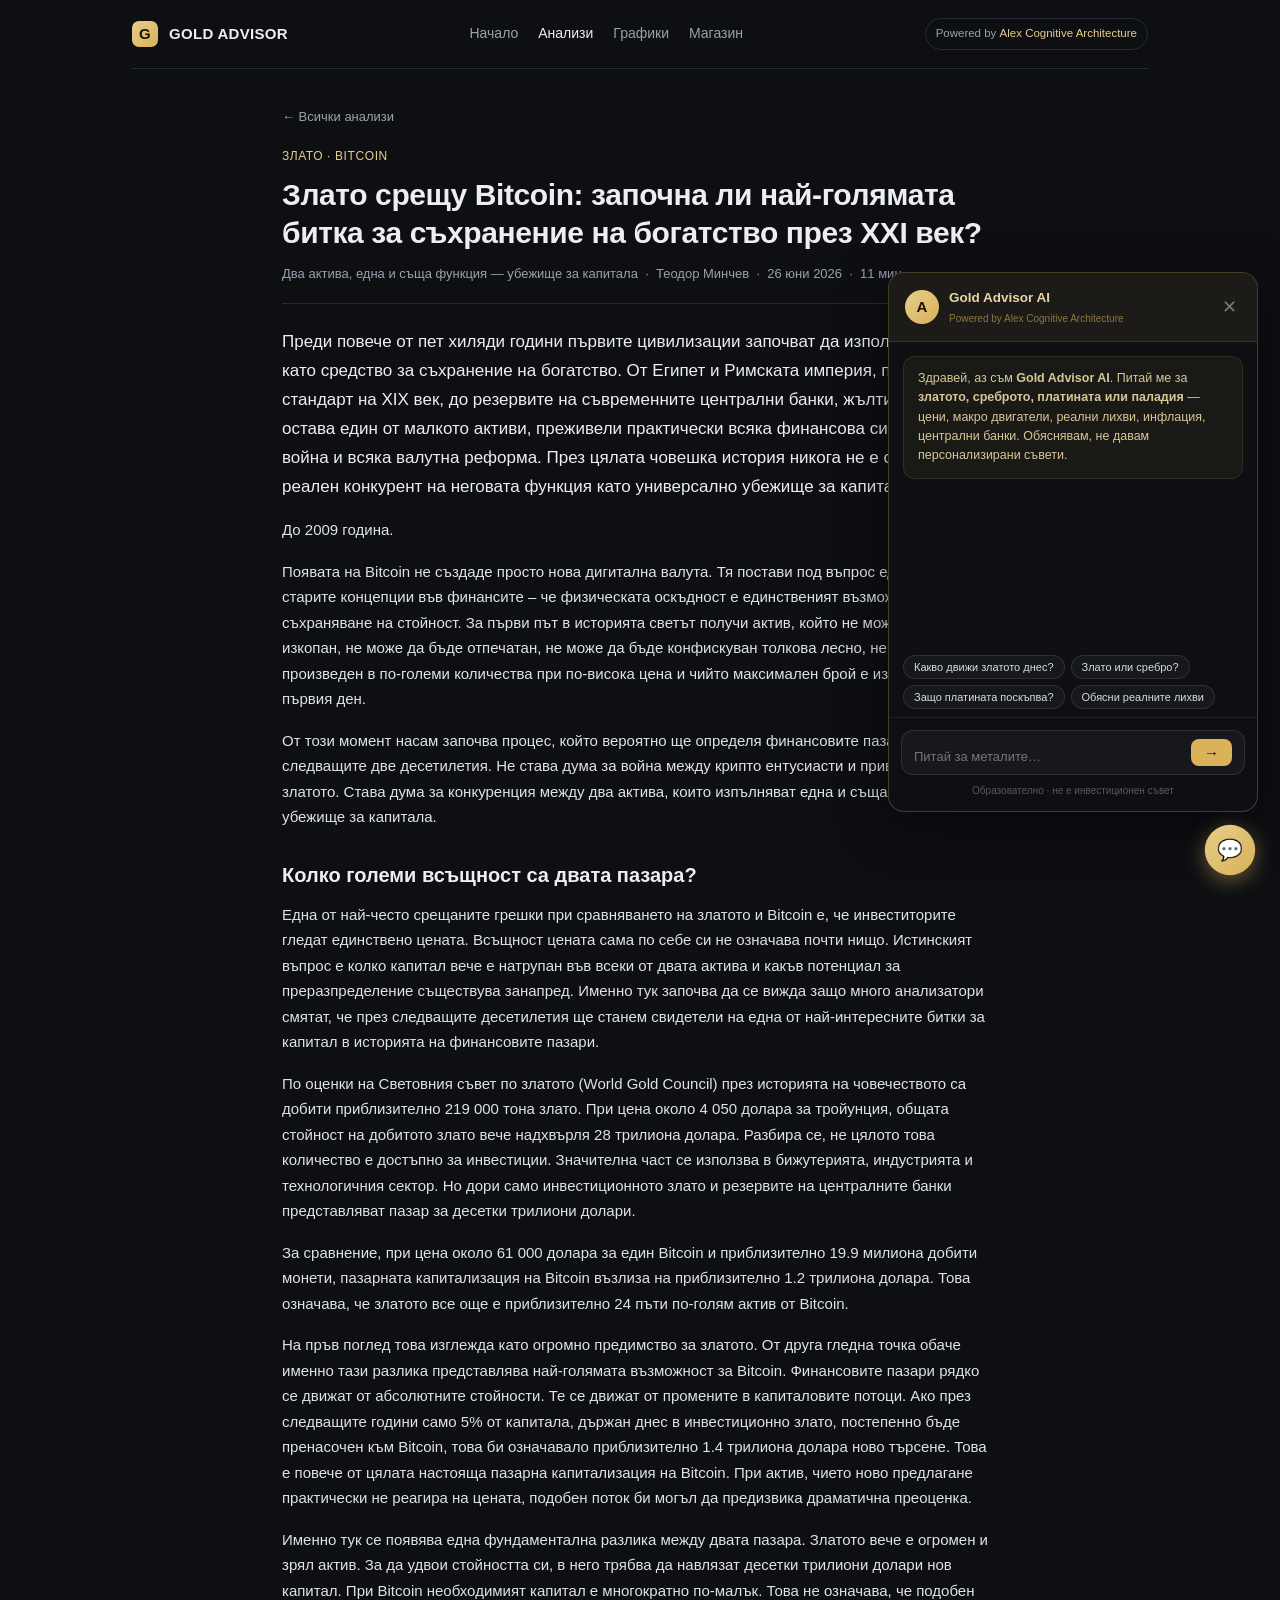
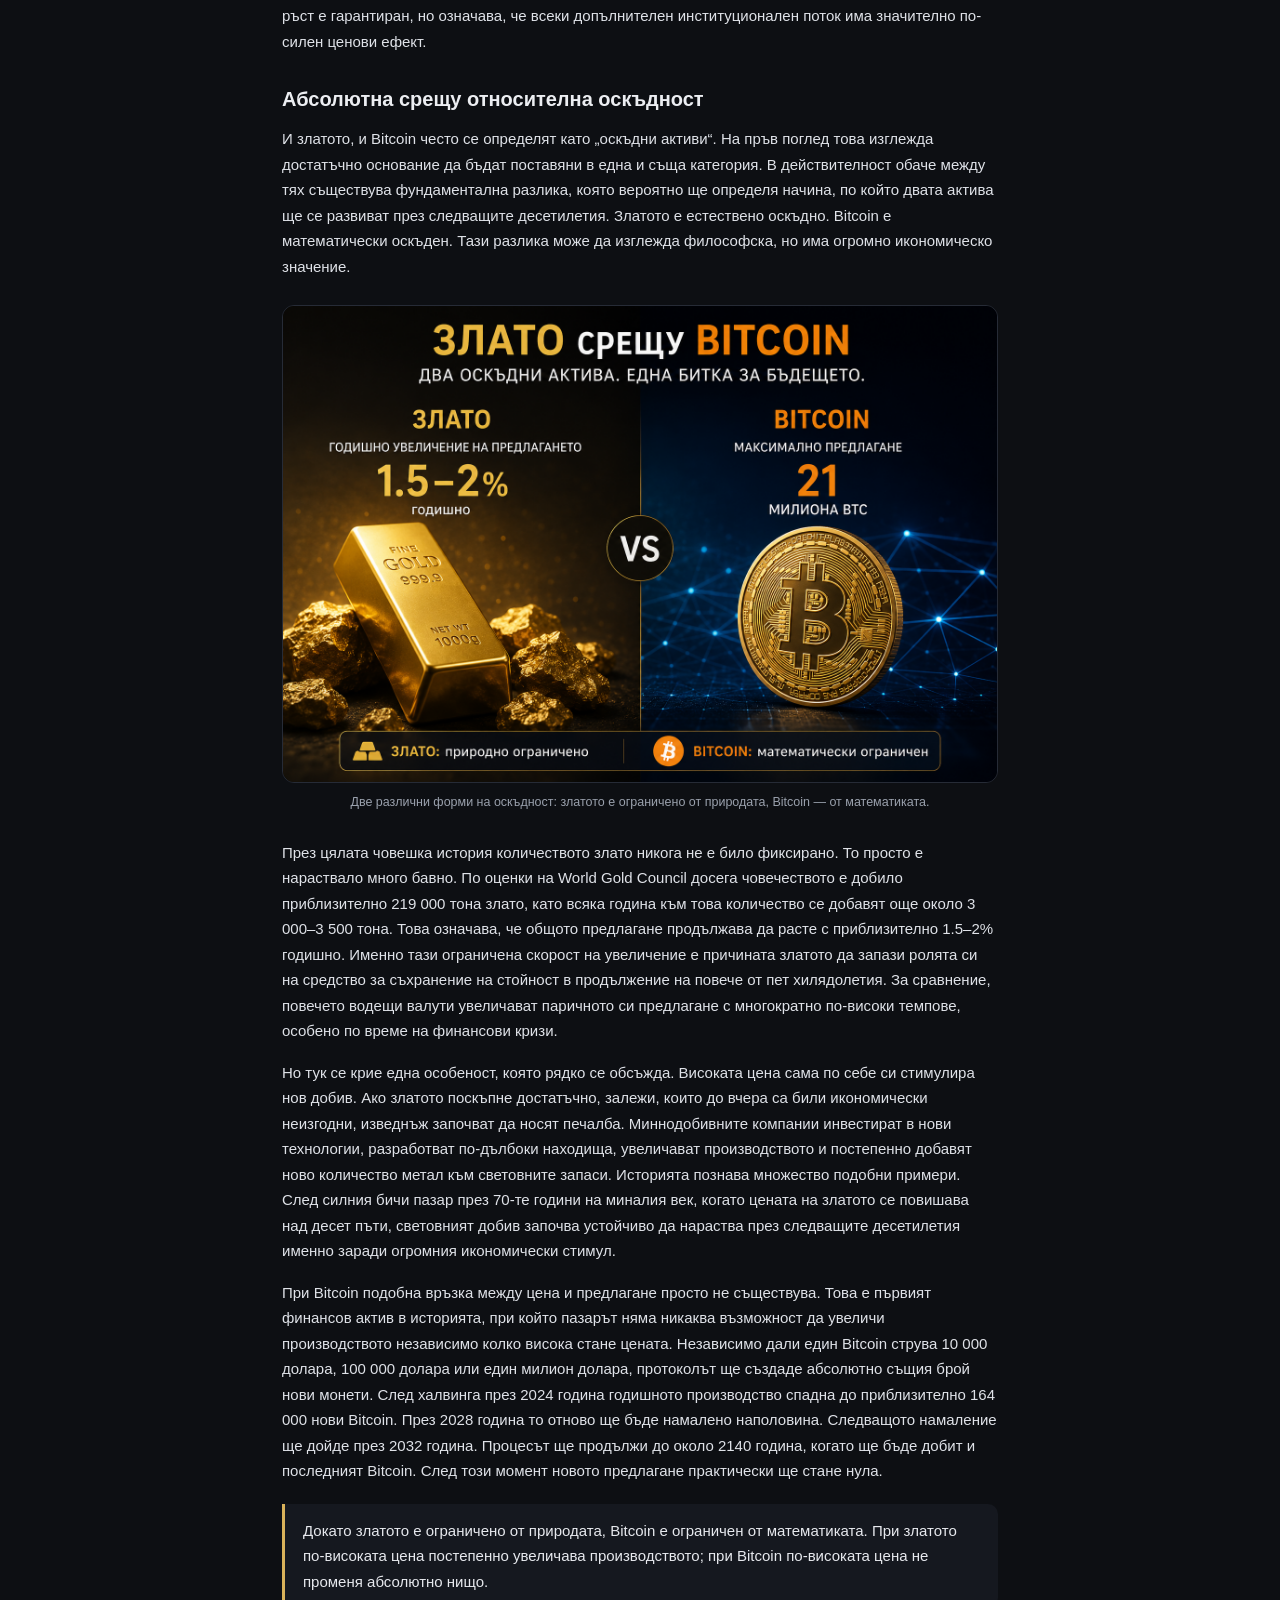
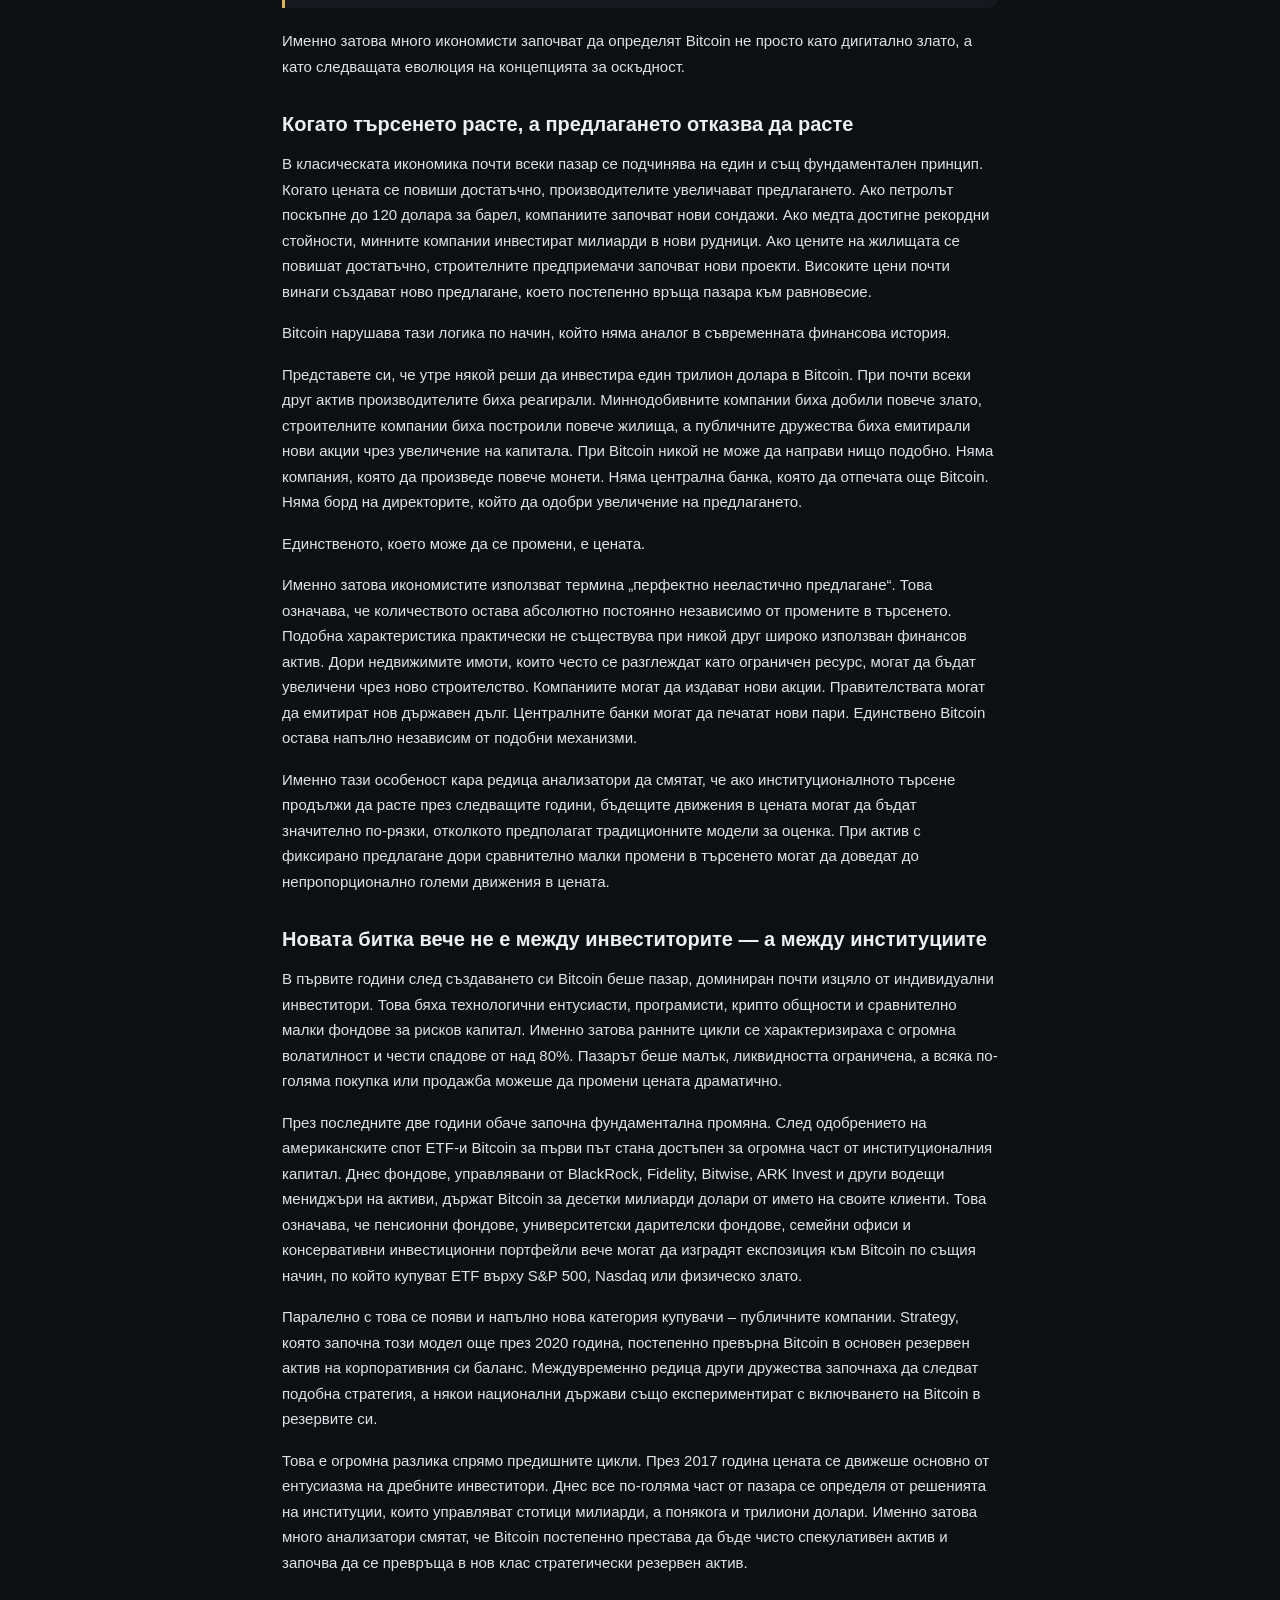
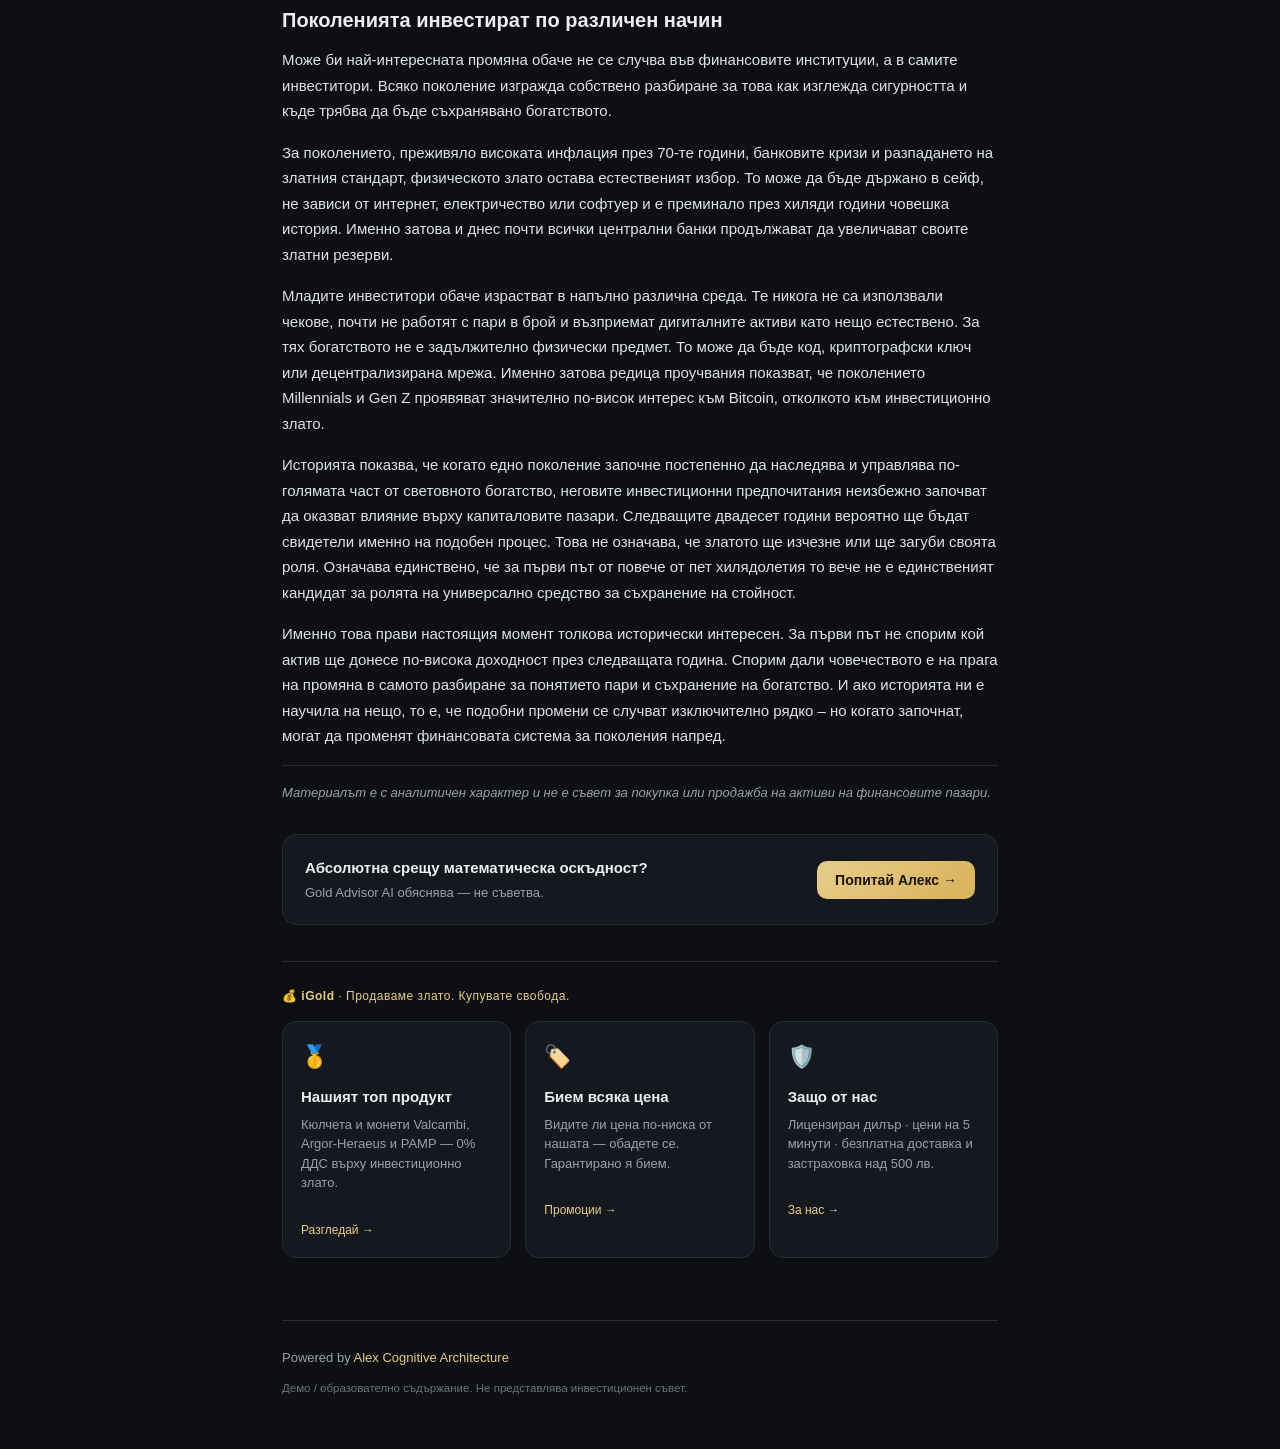
<file: articles/zlato-vs-bitcoin.html>
<!DOCTYPE html>
<html lang="bg">
<head>
<meta charset="UTF-8">
<meta name="viewport" content="width=device-width, initial-scale=1.0">
<title>Злато срещу Bitcoin: битката за съхранение на богатство · Gold Advisor</title>
<link rel="stylesheet" href="../assets/style.css">
</head>
<body>
<div class="wrap">
  <div class="top">
    <a class="brand" href="../index.html"><span class="dot">G</span> GOLD ADVISOR</a>
    <div class="nav">
      <a href="../index.html">Начало</a>
      <a href="../blog.html" class="on">Анализи</a>
      <a href="../index.html#charts">Графики</a>
      <a href="https://igold.bg/" target="_blank" rel="noopener">Магазин</a>
    </div>
    <div class="powered">Powered by <b>Alex Cognitive Architecture</b></div>
  </div>
</div>

<div class="wrap-narrow">
  <article class="article">
    <a class="back" href="../blog.html">← Всички анализи</a>
    <div class="kicker">Злато · Bitcoin</div>
    <h1>Злато срещу Bitcoin: започна ли най-голямата битка за съхранение на богатство през XXI век?</h1>
    <div class="byline">Два актива, една и съща функция — убежище за капитала &nbsp;·&nbsp; Теодор Минчев &nbsp;·&nbsp; 26 юни 2026 &nbsp;·&nbsp; 11 мин</div>

    <p class="lead">Преди повече от пет хиляди години първите цивилизации започват да използват златото като средство за съхранение на богатство. От Египет и Римската империя, през златния стандарт на XIX век, до резервите на съвременните централни банки, жълтият метал остава един от малкото активи, преживели практически всяка финансова система, всяка война и всяка валутна реформа. През цялата човешка история никога не е съществувал реален конкурент на неговата функция като универсално убежище за капитала.</p>

    <p>До 2009 година.</p>

    <p>Появата на Bitcoin не създаде просто нова дигитална валута. Тя постави под въпрос една от най-старите концепции във финансите – че физическата оскъдност е единственият възможен начин за съхраняване на стойност. За първи път в историята светът получи актив, който не може да бъде изкопан, не може да бъде отпечатан, не може да бъде конфискуван толкова лесно, не може да бъде произведен в по-големи количества при по-висока цена и чийто максимален брой е известен още от първия ден.</p>

    <p>От този момент насам започва процес, който вероятно ще определя финансовите пазари през следващите две десетилетия. Не става дума за война между крипто ентусиасти и привърженици на златото. Става дума за конкуренция между два актива, които изпълняват една и съща функция – убежище за капитала.</p>

    <h2>Колко големи всъщност са двата пазара?</h2>
    <p>Една от най-често срещаните грешки при сравняването на златото и Bitcoin е, че инвеститорите гледат единствено цената. Всъщност цената сама по себе си не означава почти нищо. Истинският въпрос е колко капитал вече е натрупан във всеки от двата актива и какъв потенциал за преразпределение съществува занапред. Именно тук започва да се вижда защо много анализатори смятат, че през следващите десетилетия ще станем свидетели на една от най-интересните битки за капитал в историята на финансовите пазари.</p>

    <p>По оценки на Световния съвет по златото (World Gold Council) през историята на човечеството са добити приблизително 219 000 тона злато. При цена около 4 050 долара за тройунция, общата стойност на добитото злато вече надхвърля 28 трилиона долара. Разбира се, не цялото това количество е достъпно за инвестиции. Значителна част се използва в бижутерията, индустрията и технологичния сектор. Но дори само инвестиционното злато и резервите на централните банки представляват пазар за десетки трилиони долари.</p>

    <p>За сравнение, при цена около 61 000 долара за един Bitcoin и приблизително 19.9 милиона добити монети, пазарната капитализация на Bitcoin възлиза на приблизително 1.2 трилиона долара. Това означава, че златото все още е приблизително 24 пъти по-голям актив от Bitcoin.</p>

    <p>На пръв поглед това изглежда като огромно предимство за златото. От друга гледна точка обаче именно тази разлика представлява най-голямата възможност за Bitcoin. Финансовите пазари рядко се движат от абсолютните стойности. Те се движат от промените в капиталовите потоци. Ако през следващите години само 5% от капитала, държан днес в инвестиционно злато, постепенно бъде пренасочен към Bitcoin, това би означавало приблизително 1.4 трилиона долара ново търсене. Това е повече от цялата настояща пазарна капитализация на Bitcoin. При актив, чието ново предлагане практически не реагира на цената, подобен поток би могъл да предизвика драматична преоценка.</p>

    <p>Именно тук се появява една фундаментална разлика между двата пазара. Златото вече е огромен и зрял актив. За да удвои стойността си, в него трябва да навлязат десетки трилиони долари нов капитал. При Bitcoin необходимият капитал е многократно по-малък. Това не означава, че подобен ръст е гарантиран, но означава, че всеки допълнителен институционален поток има значително по-силен ценови ефект.</p>

    <h2>Абсолютна срещу относителна оскъдност</h2>
    <p>И златото, и Bitcoin често се определят като „оскъдни активи“. На пръв поглед това изглежда достатъчно основание да бъдат поставяни в една и съща категория. В действителност обаче между тях съществува фундаментална разлика, която вероятно ще определя начина, по който двата актива ще се развиват през следващите десетилетия. Златото е естествено оскъдно. Bitcoin е математически оскъден. Тази разлика може да изглежда философска, но има огромно икономическо значение.</p>

    <figure class="figure">
      <img src="../assets/img/gold-vs-bitcoin.png" alt="Злато срещу Bitcoin: злато — годишно увеличение на предлагането 1.5–2%, природно ограничено; Bitcoin — максимално предлагане 21 милиона, математически ограничен.">
      <figcaption>Две различни форми на оскъдност: златото е ограничено от природата, Bitcoin — от математиката.</figcaption>
    </figure>

    <p>През цялата човешка история количеството злато никога не е било фиксирано. То просто е нараствало много бавно. По оценки на World Gold Council досега човечеството е добило приблизително 219 000 тона злато, като всяка година към това количество се добавят още около 3 000–3 500 тона. Това означава, че общото предлагане продължава да расте с приблизително 1.5–2% годишно. Именно тази ограничена скорост на увеличение е причината златото да запази ролята си на средство за съхранение на стойност в продължение на повече от пет хилядолетия. За сравнение, повечето водещи валути увеличават паричното си предлагане с многократно по-високи темпове, особено по време на финансови кризи.</p>

    <p>Но тук се крие една особеност, която рядко се обсъжда. Високата цена сама по себе си стимулира нов добив. Ако златото поскъпне достатъчно, залежи, които до вчера са били икономически неизгодни, изведнъж започват да носят печалба. Миннодобивните компании инвестират в нови технологии, разработват по-дълбоки находища, увеличават производството и постепенно добавят ново количество метал към световните запаси. Историята познава множество подобни примери. След силния бичи пазар през 70-те години на миналия век, когато цената на златото се повишава над десет пъти, световният добив започва устойчиво да нараства през следващите десетилетия именно заради огромния икономически стимул.</p>

    <p>При Bitcoin подобна връзка между цена и предлагане просто не съществува. Това е първият финансов актив в историята, при който пазарът няма никаква възможност да увеличи производството независимо колко висока стане цената. Независимо дали един Bitcoin струва 10 000 долара, 100 000 долара или един милион долара, протоколът ще създаде абсолютно същия брой нови монети. След халвинга през 2024 година годишното производство спадна до приблизително 164 000 нови Bitcoin. През 2028 година то отново ще бъде намалено наполовина. Следващото намаление ще дойде през 2032 година. Процесът ще продължи до около 2140 година, когато ще бъде добит и последният Bitcoin. След този момент новото предлагане практически ще стане нула.</p>

    <blockquote>Докато златото е ограничено от природата, Bitcoin е ограничен от математиката. При златото по-високата цена постепенно увеличава производството; при Bitcoin по-високата цена не променя абсолютно нищо.</blockquote>

    <p>Именно затова много икономисти започват да определят Bitcoin не просто като дигитално злато, а като следващата еволюция на концепцията за оскъдност.</p>

    <h2>Когато търсенето расте, а предлагането отказва да расте</h2>
    <p>В класическата икономика почти всеки пазар се подчинява на един и същ фундаментален принцип. Когато цената се повиши достатъчно, производителите увеличават предлагането. Ако петролът поскъпне до 120 долара за барел, компаниите започват нови сондажи. Ако медта достигне рекордни стойности, минните компании инвестират милиарди в нови рудници. Ако цените на жилищата се повишат достатъчно, строителните предприемачи започват нови проекти. Високите цени почти винаги създават ново предлагане, което постепенно връща пазара към равновесие.</p>

    <p>Bitcoin нарушава тази логика по начин, който няма аналог в съвременната финансова история.</p>

    <p>Представете си, че утре някой реши да инвестира един трилион долара в Bitcoin. При почти всеки друг актив производителите биха реагирали. Миннодобивните компании биха добили повече злато, строителните компании биха построили повече жилища, а публичните дружества биха емитирали нови акции чрез увеличение на капитала. При Bitcoin никой не може да направи нищо подобно. Няма компания, която да произведе повече монети. Няма централна банка, която да отпечата още Bitcoin. Няма борд на директорите, който да одобри увеличение на предлагането.</p>

    <p>Единственото, което може да се промени, е цената.</p>

    <p>Именно затова икономистите използват термина „перфектно нееластично предлагане“. Това означава, че количеството остава абсолютно постоянно независимо от промените в търсенето. Подобна характеристика практически не съществува при никой друг широко използван финансов актив. Дори недвижимите имоти, които често се разглеждат като ограничен ресурс, могат да бъдат увеличени чрез ново строителство. Компаниите могат да издават нови акции. Правителствата могат да емитират нов държавен дълг. Централните банки могат да печатат нови пари. Единствено Bitcoin остава напълно независим от подобни механизми.</p>

    <p>Именно тази особеност кара редица анализатори да смятат, че ако институционалното търсене продължи да расте през следващите години, бъдещите движения в цената могат да бъдат значително по-рязки, отколкото предполагат традиционните модели за оценка. При актив с фиксирано предлагане дори сравнително малки промени в търсенето могат да доведат до непропорционално големи движения в цената.</p>

    <h2>Новата битка вече не е между инвеститорите — а между институциите</h2>
    <p>В първите години след създаването си Bitcoin беше пазар, доминиран почти изцяло от индивидуални инвеститори. Това бяха технологични ентусиасти, програмисти, крипто общности и сравнително малки фондове за рисков капитал. Именно затова ранните цикли се характеризираха с огромна волатилност и чести спадове от над 80%. Пазарът беше малък, ликвидността ограничена, а всяка по-голяма покупка или продажба можеше да промени цената драматично.</p>

    <p>През последните две години обаче започна фундаментална промяна. След одобрението на американските спот ETF-и Bitcoin за първи път стана достъпен за огромна част от институционалния капитал. Днес фондове, управлявани от BlackRock, Fidelity, Bitwise, ARK Invest и други водещи мениджъри на активи, държат Bitcoin за десетки милиарди долари от името на своите клиенти. Това означава, че пенсионни фондове, университетски дарителски фондове, семейни офиси и консервативни инвестиционни портфейли вече могат да изградят експозиция към Bitcoin по същия начин, по който купуват ETF върху S&amp;P 500, Nasdaq или физическо злато.</p>

    <p>Паралелно с това се появи и напълно нова категория купувачи – публичните компании. Strategy, която започна този модел още през 2020 година, постепенно превърна Bitcoin в основен резервен актив на корпоративния си баланс. Междувременно редица други дружества започнаха да следват подобна стратегия, а някои национални държави също експериментират с включването на Bitcoin в резервите си.</p>

    <p>Това е огромна разлика спрямо предишните цикли. През 2017 година цената се движеше основно от ентусиазма на дребните инвеститори. Днес все по-голяма част от пазара се определя от решенията на институции, които управляват стотици милиарди, а понякога и трилиони долари. Именно затова много анализатори смятат, че Bitcoin постепенно престава да бъде чисто спекулативен актив и започва да се превръща в нов клас стратегически резервен актив.</p>

    <h2>Поколенията инвестират по различен начин</h2>
    <p>Може би най-интересната промяна обаче не се случва във финансовите институции, а в самите инвеститори. Всяко поколение изгражда собствено разбиране за това как изглежда сигурността и къде трябва да бъде съхранявано богатството.</p>

    <p>За поколението, преживяло високата инфлация през 70-те години, банковите кризи и разпадането на златния стандарт, физическото злато остава естественият избор. То може да бъде държано в сейф, не зависи от интернет, електричество или софтуер и е преминало през хиляди години човешка история. Именно затова и днес почти всички централни банки продължават да увеличават своите златни резерви.</p>

    <p>Младите инвеститори обаче израстват в напълно различна среда. Те никога не са използвали чекове, почти не работят с пари в брой и възприемат дигиталните активи като нещо естествено. За тях богатството не е задължително физически предмет. То може да бъде код, криптографски ключ или децентрализирана мрежа. Именно затова редица проучвания показват, че поколението Millennials и Gen Z проявяват значително по-висок интерес към Bitcoin, отколкото към инвестиционно злато.</p>

    <p>Историята показва, че когато едно поколение започне постепенно да наследява и управлява по-голямата част от световното богатство, неговите инвестиционни предпочитания неизбежно започват да оказват влияние върху капиталовите пазари. Следващите двадесет години вероятно ще бъдат свидетели именно на подобен процес. Това не означава, че златото ще изчезне или ще загуби своята роля. Означава единствено, че за първи път от повече от пет хилядолетия то вече не е единственият кандидат за ролята на универсално средство за съхранение на стойност.</p>

    <p>Именно това прави настоящия момент толкова исторически интересен. За първи път не спорим кой актив ще донесе по-висока доходност през следващата година. Спорим дали човечеството е на прага на промяна в самото разбиране за понятието пари и съхранение на богатство. И ако историята ни е научила на нещо, то е, че подобни промени се случват изключително рядко – но когато започнат, могат да променят финансовата система за поколения напред.</p>

    <p style="color:var(--muted);font-size:13px;font-style:italic;border-top:1px solid var(--line);padding-top:16px">Материалът е с аналитичен характер и не е съвет за покупка или продажба на активи на финансовите пазари.</p>

    <div class="aicta">
      <div>
        <div class="t">Абсолютна срещу математическа оскъдност?</div>
        <div class="s">Gold Advisor AI обяснява — не съветва.</div>
      </div>
      <button class="btn" onclick="window.alexAsk&&window.alexAsk('Обясни ми с прост пример и аналогия разликата между „естествена“ оскъдност (злато) и „математическа“ оскъдност (Bitcoin) и защо фиксираното предлагане има значение за цената.')">Попитай Алекс →</button>
    </div>
  </article>

  <footer>
    <div>Powered by <span class="pw">Alex Cognitive Architecture</span></div>
    <div class="disc">Демо / образователно съдържание. Не представлява инвестиционен съвет.</div>
  </footer>
</div>
<script src="../assets/alex-widget.js"></script>
<script src="../assets/igold-offers.js"></script>
</body>
</html>
</file>
<file: assets/style.css>
:root{
  --bg:#0d0f13; --panel:#15181f; --panel2:#1b1f28; --line:#262b36;
  --text:#eceef2; --muted:#9aa1ad; --gold:#d9b25a; --gold2:#e7cd8a;
  --up:#4ec88a; --warn:#e0a13c; --info:#5aa0e6;
}
*{box-sizing:border-box;margin:0;padding:0}
body{background:var(--bg);color:var(--text);font:15px/1.7 -apple-system,Segoe UI,Roboto,Helvetica,Arial,sans-serif;-webkit-font-smoothing:antialiased}
a{color:inherit;text-decoration:none}
.wrap{max-width:1060px;margin:0 auto;padding:0 22px}
.wrap-narrow{max-width:760px;margin:0 auto;padding:0 22px}

/* topbar */
.top{display:flex;align-items:center;justify-content:space-between;padding:18px 0;border-bottom:1px solid var(--line);flex-wrap:wrap;gap:10px}
.brand{display:flex;align-items:center;gap:11px;font-weight:600;letter-spacing:.3px}
.brand .dot{width:26px;height:26px;border-radius:7px;background:linear-gradient(135deg,var(--gold2),var(--gold));display:flex;align-items:center;justify-content:center;color:#1a1408;font-weight:700;font-size:15px}
.nav{display:flex;gap:20px;font-size:14px;color:var(--muted)}
.nav a:hover,.nav a.on{color:var(--text)}
.powered{font-size:11.5px;color:var(--muted);border:1px solid var(--line);padding:5px 10px;border-radius:20px}
.powered b{color:var(--gold2);font-weight:500}
@media(max-width:720px){.nav{display:none}}

/* section heads */
.sechead{margin:40px 0 18px}
.sechead h1{font-size:28px;font-weight:600;letter-spacing:-.3px}
.sechead h2{font-size:20px;font-weight:600}
.sechead p{color:var(--muted);font-size:14px;margin-top:4px;max-width:60ch}

/* category chips */
.cats{display:flex;flex-wrap:wrap;gap:8px;margin:18px 0 22px}
.cat{font-size:13px;color:#d7dbe2;background:var(--panel2);border:1px solid var(--line);padding:7px 14px;border-radius:18px;cursor:pointer}
.cat.on,.cat:hover{color:var(--gold2);border-color:var(--gold)}

/* article grid */
.grid{display:grid;grid-template-columns:repeat(3,1fr);gap:18px}
@media(max-width:860px){.grid{grid-template-columns:repeat(2,1fr)}}
@media(max-width:560px){.grid{grid-template-columns:1fr}}
.post{background:var(--panel);border:1px solid var(--line);border-radius:14px;overflow:hidden;display:flex;flex-direction:column;transition:border-color .15s}
.post:hover{border-color:#3a4150}
.post .cover{height:120px;background:linear-gradient(135deg,#1d2230,#13161d);display:flex;align-items:center;justify-content:center;font-size:34px}
.post .body{padding:15px 16px 17px;display:flex;flex-direction:column;flex:1}
.post .kicker{font-size:11.5px;color:var(--gold2);letter-spacing:.5px;text-transform:uppercase;margin-bottom:7px}
.post h3{font-size:16px;font-weight:600;line-height:1.35;margin-bottom:7px}
.post p{font-size:13.5px;color:var(--muted);flex:1}
.post .meta{font-size:12px;color:#6c727d;margin-top:12px}
.post.soon{opacity:.6}
.post.soon .meta{color:var(--warn)}

/* article page */
.article{padding:34px 0 10px}
.article .back{font-size:13px;color:var(--muted);display:inline-block;margin-bottom:18px}
.article .back:hover{color:var(--gold2)}
.article .kicker{font-size:12px;color:var(--gold2);letter-spacing:.6px;text-transform:uppercase}
.article h1{font-size:30px;font-weight:600;line-height:1.25;margin:10px 0 12px;letter-spacing:-.4px}
.article .byline{font-size:13px;color:var(--muted);border-bottom:1px solid var(--line);padding-bottom:18px;margin-bottom:24px}
.article h2{font-size:20px;font-weight:600;margin:28px 0 10px}
.article p{margin:0 0 16px;color:#dfe2e8}
.article ul{margin:0 0 16px 20px;color:#dfe2e8}
.article li{margin:6px 0}
.article .lead{font-size:17px;color:var(--text)}
.article blockquote{border-left:3px solid var(--gold);background:var(--panel);padding:14px 18px;border-radius:0 10px 10px 0;margin:20px 0;color:#e7e9ee}
.figure{margin:26px 0}
.figure img{width:100%;height:auto;border-radius:12px;border:1px solid var(--line);display:block}
.figure figcaption{font-size:12.5px;color:var(--muted);margin-top:9px;text-align:center}
.article table{width:100%;border-collapse:collapse;margin:24px 0;font-size:14.5px}
.article th{text-align:left;background:var(--panel2);color:var(--gold2);font-weight:600;padding:11px 16px;border:1px solid var(--line)}
.article td{padding:10px 16px;border:1px solid var(--line);color:#dfe2e8}
.article tbody tr:nth-child(even){background:rgba(255,255,255,.025)}
.article td:last-child,.article th:last-child{text-align:right;font-variant-numeric:tabular-nums}

/* AI CTA */
.aicta{background:var(--panel);border:1px solid var(--line);border-radius:14px;padding:20px 22px;margin:30px 0 6px;display:flex;align-items:center;justify-content:space-between;gap:16px;flex-wrap:wrap}
.aicta .t{font-weight:600}
.aicta .s{font-size:13px;color:var(--muted);margin-top:2px}
.btn{display:inline-flex;align-items:center;gap:8px;background:linear-gradient(135deg,var(--gold2),var(--gold));color:#1a1408;font-weight:600;border:none;border-radius:10px;padding:11px 18px;cursor:pointer;font-size:14px}
.btn:hover{filter:brightness(1.06)}
.badge{font-size:11.5px;color:var(--up);border:1px solid rgba(78,200,138,.3);background:rgba(78,200,138,.08);padding:4px 10px;border-radius:14px}

/* footer */
footer{margin-top:46px;border-top:1px solid var(--line);padding:26px 0 50px;color:var(--muted);font-size:13px}
footer .pw{color:var(--gold2)}
.disc{font-size:11.5px;color:#6c727d;margin-top:10px;max-width:82ch}
/* iGold offers under articles */
.offers-wrap{margin:36px 0 6px;border-top:1px solid var(--line);padding-top:24px}
.offers-wrap .oh{font-size:12px;color:var(--gold2);letter-spacing:.5px;margin-bottom:14px}
.offers-wrap .oh b{font-weight:600}
.offers{display:grid;grid-template-columns:repeat(3,1fr);gap:14px}
@media(max-width:680px){.offers{grid-template-columns:1fr}}
.offer{background:var(--panel);border:1px solid var(--line);border-radius:14px;padding:16px 18px;display:block;transition:border-color .15s}
.offer:hover{border-color:var(--gold)}
.offer .oic{font-size:22px;margin-bottom:9px}
.offer h4{font-size:15px;font-weight:600;margin-bottom:5px}
.offer p{font-size:13px;color:var(--muted);line-height:1.5}
.offer .otag{font-size:12px;color:var(--gold2);margin-top:11px;display:inline-block}
</file>
